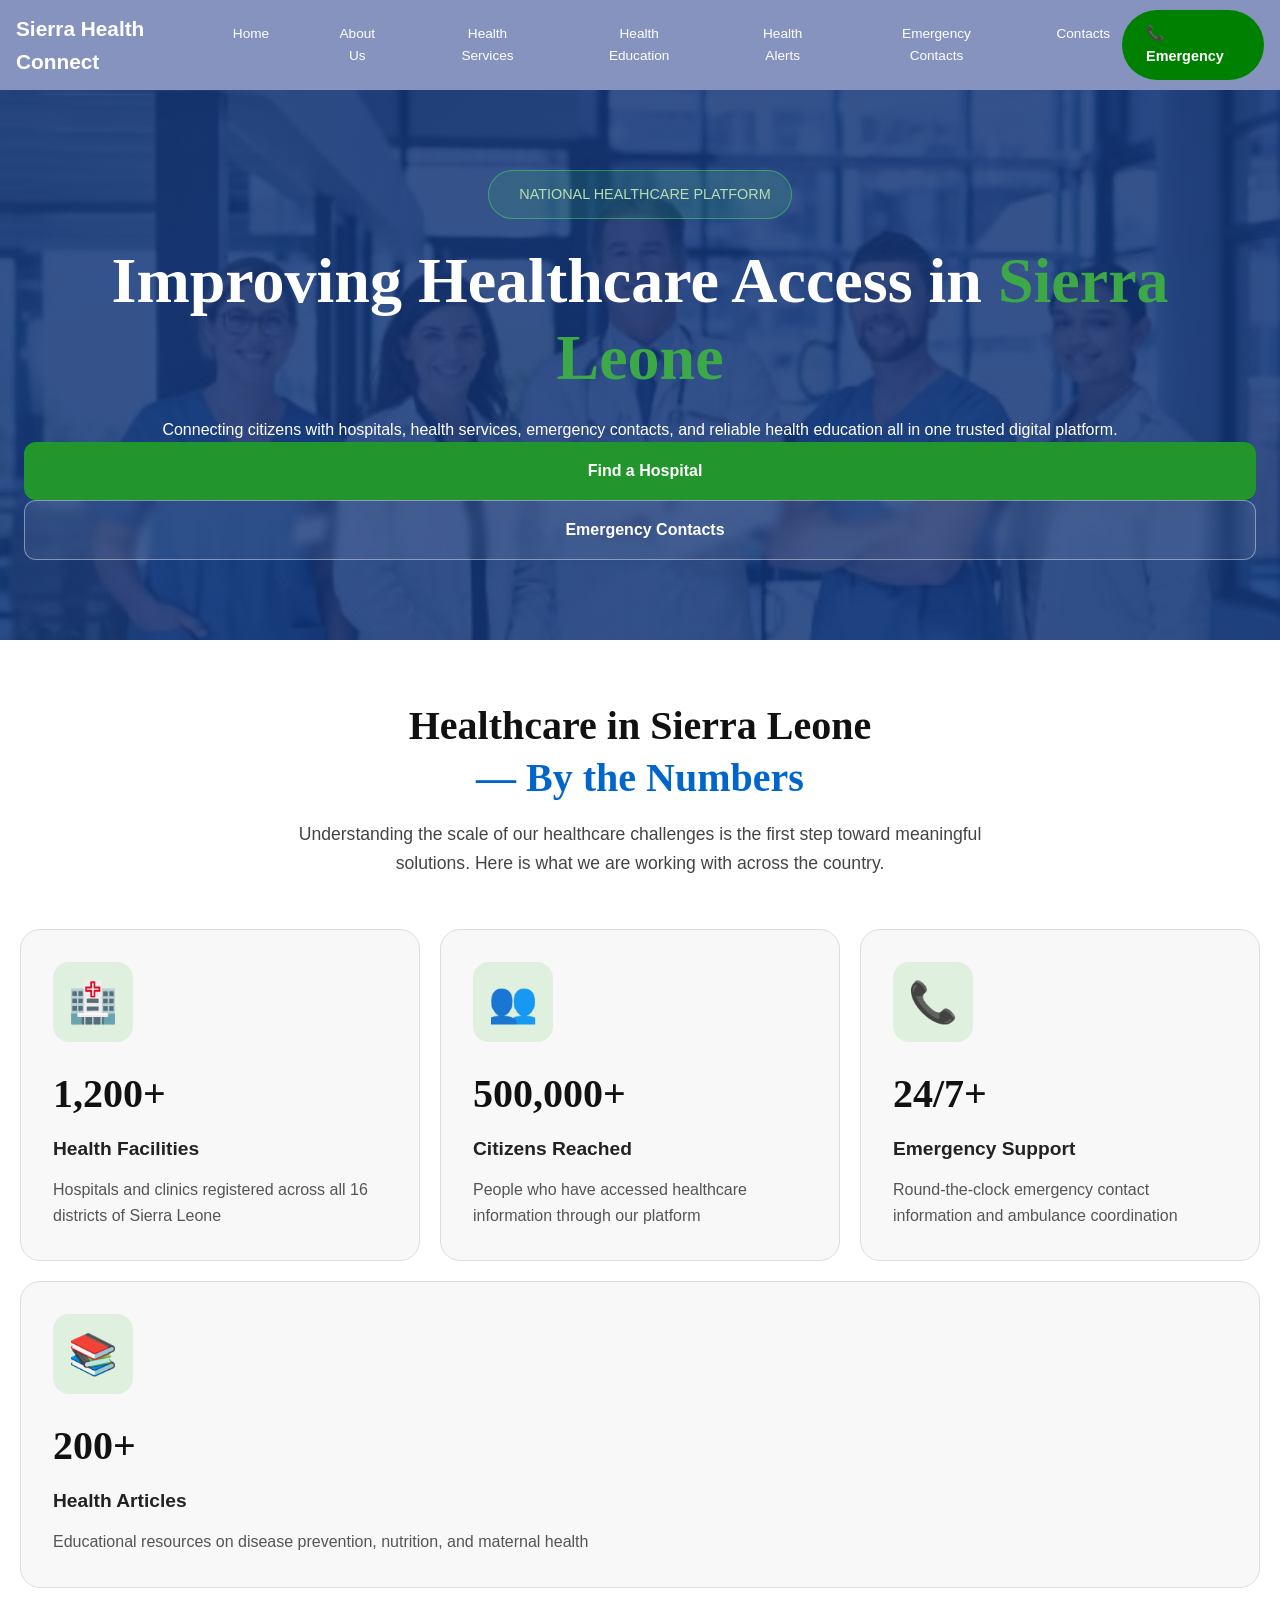
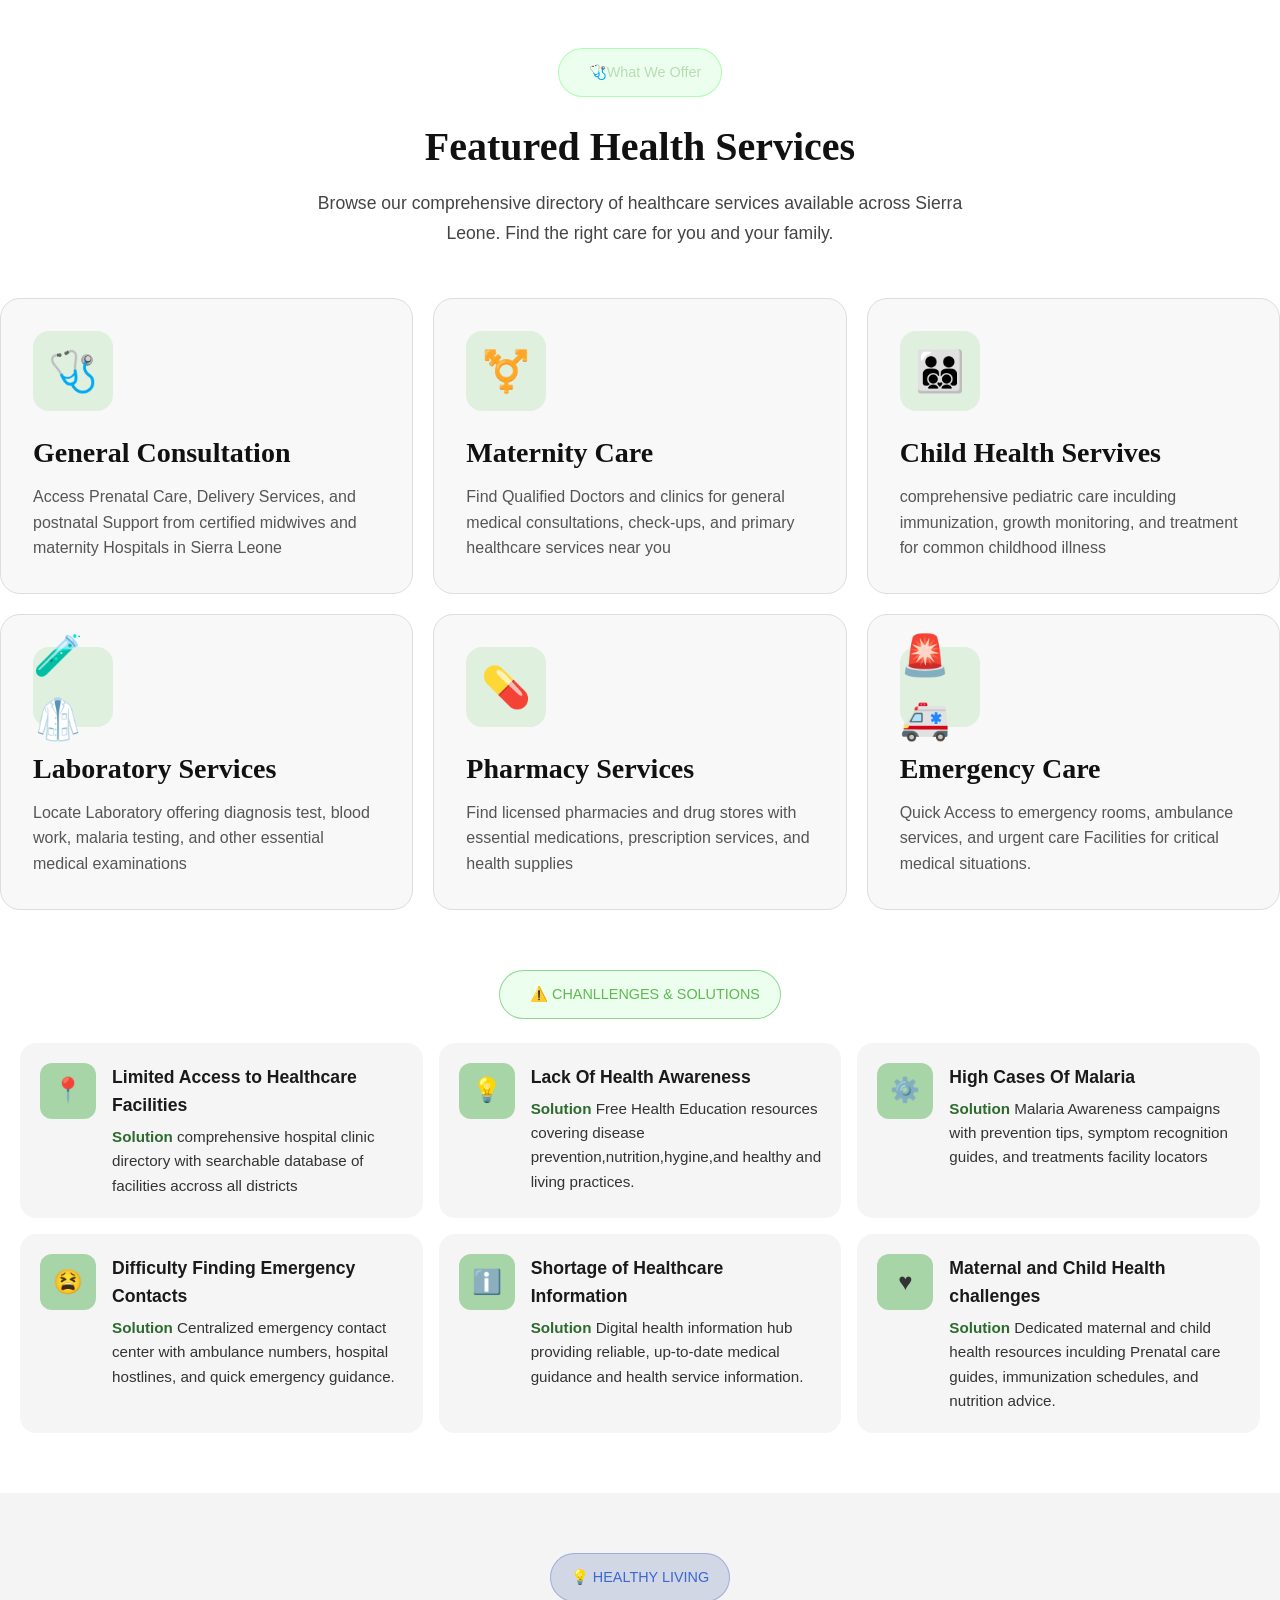
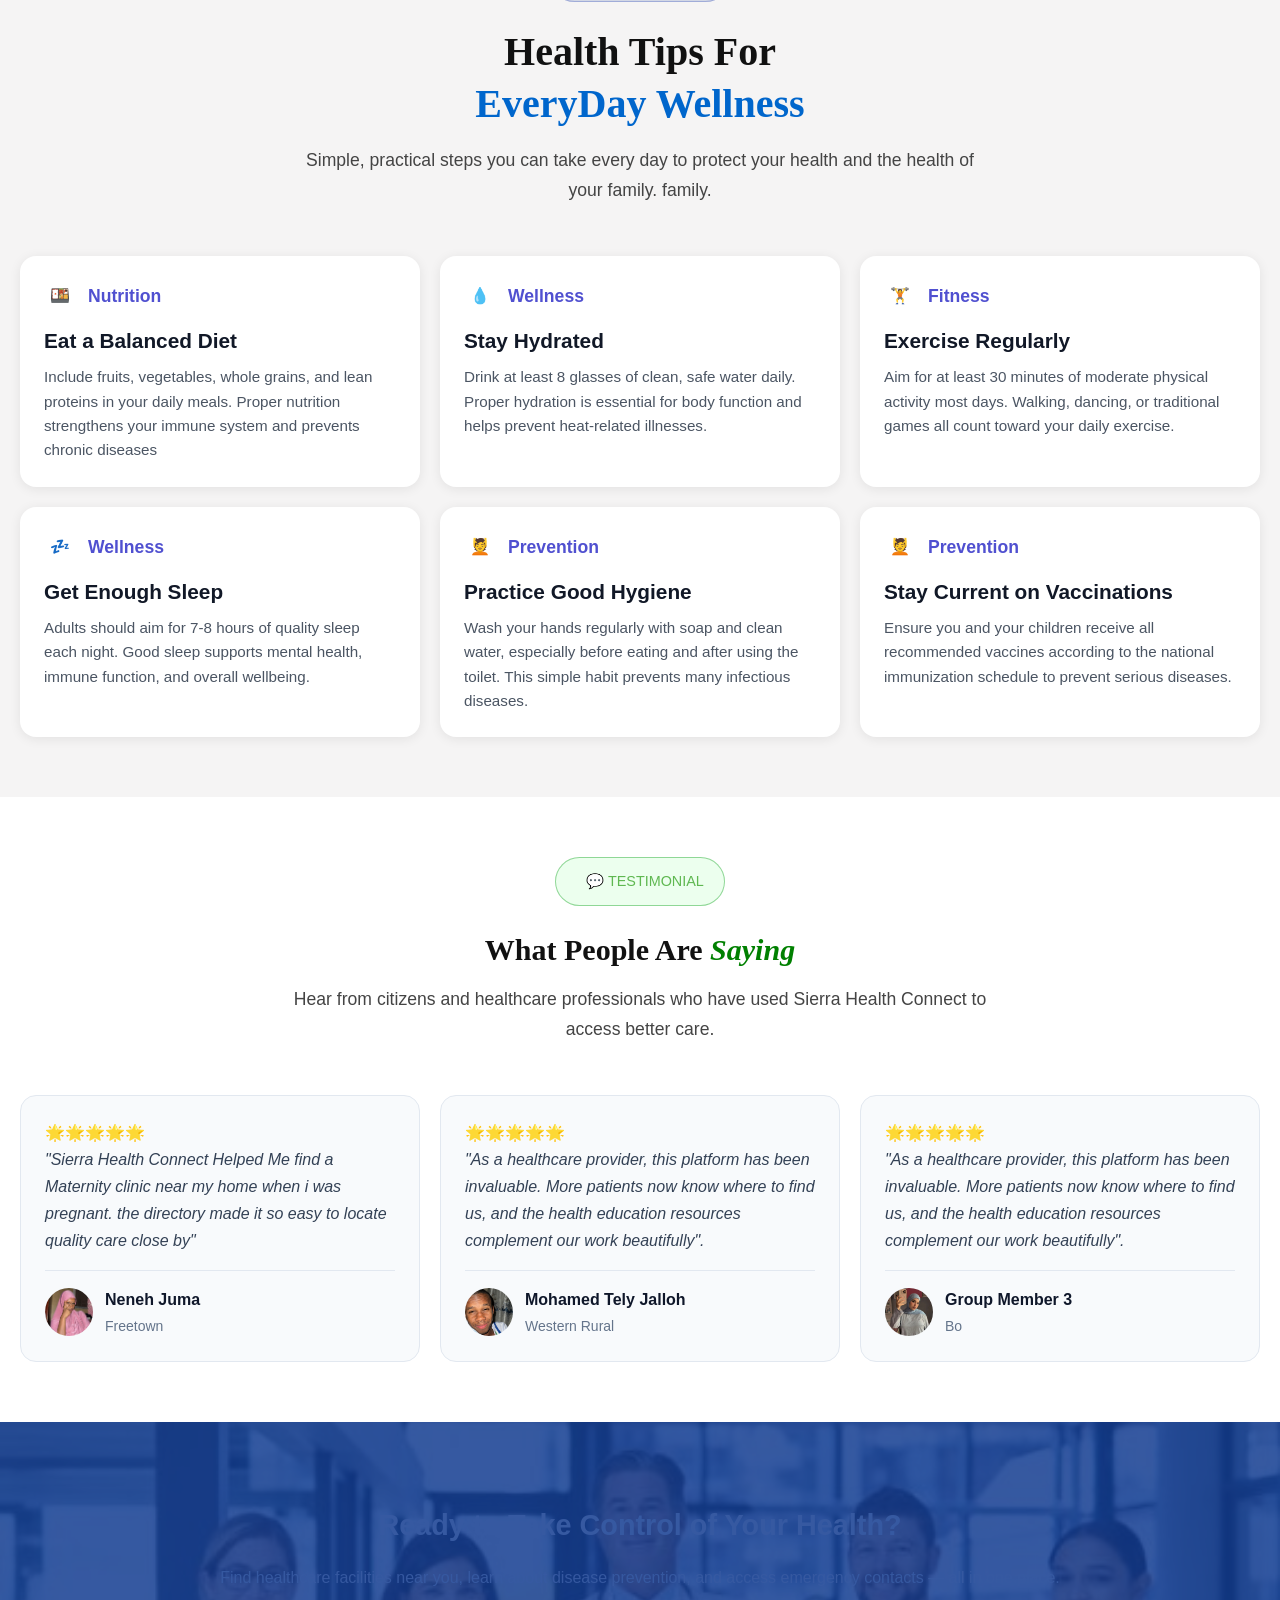
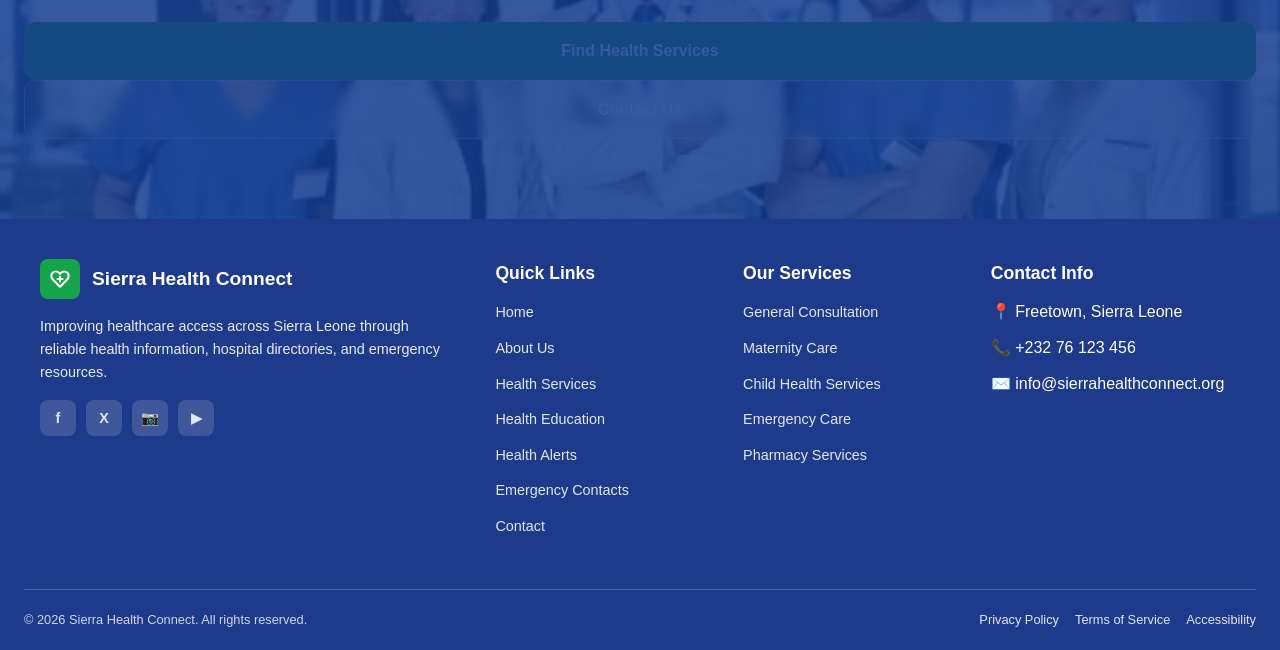
<file: index.html>
<!doctype html>
<html lang="en">
  <head>
    <meta charset="UTF-8" />
    <meta name="viewport" content="width=device-width, initial-scale=1.0" />
    <title>Health Services</title>
    <link rel="stylesheet" href="./css/main.css" />
  </head>
  <body>
    <header>
      <a class="logo" href="./index.html">Sierra Health Connect</a>
      <input type="checkbox" id="menu-toggle" class="menu-toggle" />
      <label for="menu-toggle" class="hamburger">
        <span></span>
        <span></span>
        <span></span>
      </label>
      <ul>
        <li><a href="./index.html">Home</a></li>
        <li><a href="./about.html">About Us</a></li>
        <li><a href="./healthserices.html">Health Services</a></li>
        <li><a href="./health-education.html">Health Education</a></li>
        <li><a href="./health-alert.html">Health Alerts</a></li>
        <li><a href="./emergency.html">Emergency Contacts</a></li>
        <li><a href="./contact.html">Contacts</a></li>
      </ul>
      <a href="./emergency.html" class="let-talk">📞 Emergency</a>
    </header>

    <!-- HERO SECTION -->
    <section class="hero">
      <div class="Overlay"></div>

      <div class="content">
        <div class="badge">
          <i class="fa-regular fa-heart"></i>
          NATIONAL HEALTHCARE PLATFORM
        </div>

        <h1>
          Improving Healthcare Access in
          <span>Sierra Leone</span>
        </h1>

        <p>
          Connecting citizens with hospitals, health services, emergency
          contacts, and reliable health education all in one trusted digital
          platform.
        </p>

        <a href="#" class="btn btn-primary">
          <i class="🔍"></i>
          Find a Hospital
        </a>

        <a href="#" class="btn btn-secondary">
          <i class="📞"></i>
          Emergency Contacts
        </a>
      </div>
    </section>

    <!--ABOUT SECTION-->
    <section class="About">
      <div class="section-header">
        <h2>
          Healthcare in Sierra Leone
          <span>— By the Numbers</span>
        </h2>

        <p>
          Understanding the scale of our healthcare challenges is the first step
          toward meaningful solutions. Here is what we are working with across
          the country.
        </p>
      </div>

      <div class="stat-card-all">
        <div class="stat-card">
        <div class="icon-box">🏥</div>

        <h3>1,200+</h3>

        <h4>Health Facilities</h4>

        <p>
          Hospitals and clinics registered across all 16 districts of Sierra
          Leone
        </p>
      </div>

      <div class="stat-card">
        <div class="icon-box">👥</div>

        <h3>500,000+</h3>

        <h4>Citizens Reached</h4>

        <p>
          People who have accessed healthcare information through our platform
        </p>
      </div>

      <div class="stat-card">
        <div class="icon-box">📞</div>

        <h3>24/7+</h3>

        <h4>Emergency Support</h4>

        <p>
          Round-the-clock emergency contact information and ambulance
          coordination
        </p>
      </div>

      <div class="stat-card">
        <div class="icon-box">📚</div>

        <h3>200+</h3>

        <h4>Health Articles</h4>

        <p>
          Educational resources on disease prevention, nutrition, and maternal
          health
        </p>
      </div>
    </div>
  </section>

    <!-- HEALTH SERVICES SECTION -->
    <section class="health-services">
      <div class="badge2">
        <i class="fa-regular fa-heart-2"></i>
        🩺What We Offer
      </div>

      <div class="section-header">
        <h2>Featured Health Services</h2>

        <p>
          Browse our comprehensive directory of healthcare services available
          across Sierra Leone. Find the right care for you and your family.
        </p>
      </div>

      <div class="stat-card-all">
        <div class="stat-card">
        <div class="icon-box">🩺</div>

        <h3 style="font-size: 28px">General Consultation</h3>

        <p>
          Access Prenatal Care, Delivery Services, and postnatal Support from
          certified midwives and maternity Hospitals in Sierra Leone
        </p>
      </div>

      <div class="stat-card">
        <div class="icon-box">⚧️</div>

        <h3 style="font-size: 28px">Maternity Care</h3>

        <p>
          Find Qualified Doctors and clinics for general medical consultations,
          check-ups, and primary healthcare services near you
        </p>
      </div>

      <div class="stat-card">
        <div class="icon-box">🧑‍🧑‍🧒‍🧒</div>

        <h3 style="font-size: 28px">Child Health Servives</h3>

        <p>
          comprehensive pediatric care inculding immunization, growth
          monitoring, and treatment for common childhood illness
        </p>
      </div>

      <div class="stat-card">
        <div class="icon-box">🧪🥼</div>

        <h3 style="font-size: 28px">Laboratory Services</h3>

        <p>
          Locate Laboratory offering diagnosis test, blood work, malaria
          testing, and other essential medical examinations
        </p>
      </div>

      <div class="stat-card">
        <div class="icon-box">💊</div>

        <h3 style="font-size: 28px">Pharmacy Services</h3>

        <p>
          Find licensed pharmacies and drug stores with essential medications,
          prescription services, and health supplies
        </p>
      </div>

      <div class="stat-card">
        <div class="icon-box">🚨🚑</div>

        <h3 style="font-size: 28px">Emergency Care</h3>

        <p>
          Quick Access to emergency rooms, ambulance services, and urgent care
          Facilities for critical medical situations.
        </p>
      </div>
      </div>
    </section>

    <!-- HEALTH EDUCATION SECTION -->
    <section class="health-education">
      <div class="badge3">
        <i class="fa-regular fa-heart-2"></i>
        ⚠️ CHANLLENGES & SOLUTIONS
      </div>
        <div class="all-divs-health-education">
          <div class="health-card">
        <div class="icon">📍</div>

        <div class="health-info">
          <h3>Limited Access to Healthcare Facilities</h3>
          <p>
            <span class="health-label">Solution</span> comprehensive hospital
            clinic directory with searchable database of facilities accross all
            districts
          </p>
        </div>
      </div>

      <div class="health-card">
        <div class="icon">💡</div>

        <div class="health-info">
          <h3>Lack Of Health Awareness</h3>
          <p>
            <span class="health-label">Solution</span> Free Health Education
            resources covering disease prevention,nutrition,hygine,and healthy
            and living practices.
          </p>
        </div>
      </div>

      <div class="health-card">
        <div class="icon">⚙️</div>

        <div class="health-info">
          <h3>High Cases Of Malaria</h3>
          <p>
            <span class="health-label">Solution</span> Malaria Awareness
            campaigns with prevention tips, symptom recognition guides, and
            treatments facility locators
          </p>
        </div>
      </div>

      <div class="health-card">
        <div class="icon">😫</div>

        <div class="health-info">
          <h3>Difficulty Finding Emergency Contacts</h3>
          <p>
            <span class="health-label">Solution</span> Centralized emergency
            contact center with ambulance numbers, hospital hostlines, and quick
            emergency guidance.
          </p>
        </div>
      </div>

      <div class="health-card">
        <div class="icon">ℹ️</div>

        <div class="health-info">
          <h3>Shortage of Healthcare Information</h3>
          <p>
            <span class="health-label">Solution</span> Digital health
            information hub providing reliable, up-to-date medical guidance and
            health service information.
          </p>
        </div>
      </div>

      <div class="health-card">
        <div class="icon">♥️</div>

        <div class="health-info">
          <h3>Maternal and Child Health challenges</h3>
          <p>
            <span class="health-label">Solution</span> Dedicated maternal and
            child health resources inculding Prenatal care guides, immunization
            schedules, and nutrition advice.
          </p>
        </div>
      </div>

      
        </div>
    </section>

    <!-- HEALTH ALERT SECTION -->
    <section class="health-alert">
      <div class="badge4">
        💡 HEALTHY LIVING
      </div>

      <div class="section-header">
        <h2>Health Tips For <span>EveryDay Wellness</span></h2>

        <p>
          Simple, practical steps you can take every day to protect your health
          and the health of your family. family.
        </p>
      </div>

      <div class="all-divs-health-alert">
         <div class="nutrition-card">
        <div class="card-header">
          <div class="nutri-icon">🍱</div>
          <span class="category" style="color: rgb(80, 80, 208)"
            >Nutrition</span
          >
        </div>

        <h3>Eat a Balanced Diet</h3>
        <p>
          Include fruits, vegetables, whole grains, and lean proteins in your
          daily meals. Proper nutrition strengthens your immune system and
          prevents chronic diseases
        </p>
      </div>

      <div class="nutrition-card">
        <div class="card-header">
          <div class="nutri-icon">💧</div>
          <span class="category" style="color: rgb(80, 80, 208)">Wellness</span>
        </div>

        <h3>Stay Hydrated</h3>
        <p>
          Drink at least 8 glasses of clean, safe water daily. Proper hydration
          is essential for body function and helps prevent heat-related
          illnesses.
        </p>
      </div>

      <div class="nutrition-card">
        <div class="card-header">
          <div class="nutri-icon">🏋️</div>
          <span class="category" style="color: rgb(80, 80, 208)">Fitness</span>
        </div>

        <h3>Exercise Regularly</h3>
        <p>
          Aim for at least 30 minutes of moderate physical activity most days.
          Walking, dancing, or traditional games all count toward your daily
          exercise.
        </p>
      </div>

      <div class="nutrition-card">
        <div class="card-header">
          <div class="nutri-icon">💤</div>
          <span class="category" style="color: rgb(80, 80, 208)">Wellness</span>
        </div>

        <h3>Get Enough Sleep</h3>
        <p>
          Adults should aim for 7-8 hours of quality sleep each night. Good
          sleep supports mental health, immune function, and overall wellbeing.
        </p>
      </div>

      <div class="nutrition-card">
        <div class="card-header">
          <div class="nutri-icon">💆</div>
          <span class="category" style="color: rgb(80, 80, 208)"
            >Prevention</span
          >
        </div>

        <h3>Practice Good Hygiene</h3>
        <p>
          Wash your hands regularly with soap and clean water, especially before
          eating and after using the toilet. This simple habit prevents many
          infectious diseases.
        </p>
      </div>

      <div class="nutrition-card">
        <div class="card-header">
          <div class="nutri-icon">💆</div>
          <span class="category" style="color: rgb(80, 80, 208)"
            >Prevention</span
          >
        </div>

        <h3>Stay Current on Vaccinations</h3>
        <p>
          Ensure you and your children receive all recommended vaccines
          according to the national immunization schedule to prevent serious
          diseases.
        </p>
      </div>
      </div>
    </section>

    <!-- TESTIMONIAL SECTION -->
    <section class="testimonial">
      <div class="badge5">
        <i class="fa-regular fa-heart-2"></i>
        💬 TESTIMONIAL
      </div>

      <div class="section-header">
        <h2 style="font-size: 30px">
          What People Are <i style="color: green">Saying</i>
        </h2>

        <p>
          Hear from citizens and healthcare professionals who have used Sierra
          Health Connect to access better care.
        </p>
      </div>

      <div class="all">
        <div class="testimonial-card">
        <div class="stars">🌟🌟🌟🌟🌟</div>

        <blockquote>
          "Sierra Health Connect Helped Me find a Maternity clinic near my home
          when i was pregnant. the directory made it so easy to locate quality
          care close by"
        </blockquote>

        <div class="author">
          <img src="./images//PHOTO-2026-06-10-15-06-52.jpg" alt="Neneh Juma" />
          <div class="author-info">
            <h4>Neneh Juma</h4>
            <p>Freetown</p>
          </div>
        </div>
      </div>

      <div class="testimonial-card">
        <div class="stars">🌟🌟🌟🌟🌟</div>

        <blockquote>
          "As a healthcare provider, this platform has been invaluable. More
          patients now know where to find us, and the health education resources
          complement our work beautifully".
        </blockquote>

        <div class="author">
          <img src="./images/PHOTO-2026-02-04-23-52-27.jpg" alt="Tely Jalloh" />
          <div class="author-info">
            <h4>Mohamed Tely Jalloh</h4>
            <p>Western Rural</p>
          </div>
        </div>
      </div>

      <div class="testimonial-card">
        <div class="stars">🌟🌟🌟🌟🌟</div>

        <blockquote>
          "As a healthcare provider, this platform has been invaluable. More
          patients now know where to find us, and the health education resources
          complement our work beautifully".
        </blockquote>

        <div class="author">
          <img src="./images/PHOTO-2026-06-10-15-07-59.jpg" alt="Unknown" />
          <div class="author-info">
            <h4>Group Member 3</h4>
            <p>Bo</p>
          </div>
        </div>
      </div>
      </div>
    </section>

    <!-- EMERGENCY CONTACTS -->
    <section class="emergency-contacts">
      <div class="overlay"></div>

      <div class="content">
        <h2>Ready to Take Control of Your Health?</h2>
        <p>
          Find healthcare facilities near you, learn about disease prevention,
          and access emergency contacts — all in one place.
        </p>

        <div class="buttons">
          <a href="#" class="btn btn-primary">Find Health Services</a>
          <a href="#" class="btn btn-secondary">Contact Us</a>
        </div>
      </div>
    </section>

    <!-- FOOTER SECTION -->
   <footer class="footer">
      <div class="footer-grid">
        <!-- Col 1: Brand -->
        <div class="footer-col">
          <div class="brand">
            <div class="logo-box">
              <svg
                xmlns="http://www.w3.org/2000/svg"
                width="20"
                height="20"
                viewBox="0 0 24 24"
                fill="none"
                stroke="white"
                stroke-width="2.5"
                stroke-linecap="round"
                stroke-linejoin="round"
              >
                <path
                  d="M20.84 4.61a5.5 5.5 0 0 0-7.78 0L12 5.67l-1.06-1.06a5.5 5.5 0 0 0-7.78 7.78l1.06 1.06L12 21.23l7.78-7.78 1.06-1.06a5.5 5.5 0 0 0 0-7.78z"
                />
                <path d="M9 12h6M12 9v6" />
              </svg>
            </div>
            <h3>Sierra Health Connect</h3>
          </div>

          <p class="tagline">
            Improving healthcare access across Sierra Leone through reliable
            health information, hospital directories, and emergency resources.
          </p>

          <div class="socials">
            <a href="#" aria-label="Facebook">f</a>
            <a href="#" aria-label="X">X</a>
            <a href="#" aria-label="Instagram">📷</a>
            <a href="#" aria-label="YouTube">▶</a>
          </div>
        </div>

        <!-- Col 2: Quick Links -->
        <div class="footer-col">
          <h4>Quick Links</h4>
          <ul>
            <li><a href="#">Home</a></li>
            <li><a href="#">About Us</a></li>
            <li><a href="#">Health Services</a></li>
            <li><a href="#">Health Education</a></li>
            <li><a href="#">Health Alerts</a></li>
            <li><a href="#">Emergency Contacts</a></li>
            <li><a href="#">Contact</a></li>
          </ul>
        </div>

        <!-- Col 3: Services -->
        <div class="footer-col">
          <h4>Our Services</h4>
          <ul>
            <li><a href="#">General Consultation</a></li>
            <li><a href="#">Maternity Care</a></li>
            <li><a href="#">Child Health Services</a></li>
            <li><a href="#">Emergency Care</a></li>
            <li><a href="#">Pharmacy Services</a></li>
          </ul>
        </div>

        <!-- Col 4: Contact -->
        <div class="footer-col">
          <h4>Contact Info</h4>
          <ul class="contact-list">
            <li>📍 Freetown, Sierra Leone</li>
            <li>📞 +232 76 123 456</li>
            <li>✉️ info@sierrahealthconnect.org</li>
          </ul>
        </div>
      </div>

      <!-- Bottom bar -->
      <div class="footer-bottom">
        <p>© 2026 Sierra Health Connect. All rights reserved.</p>
        <div class="footer-links">
          <a href="#">Privacy Policy</a>
          <a href="#">Terms of Service</a>
          <a href="#">Accessibility</a>
        </div>
      </div>
    </footer> 
  </body>
</html>
</file>
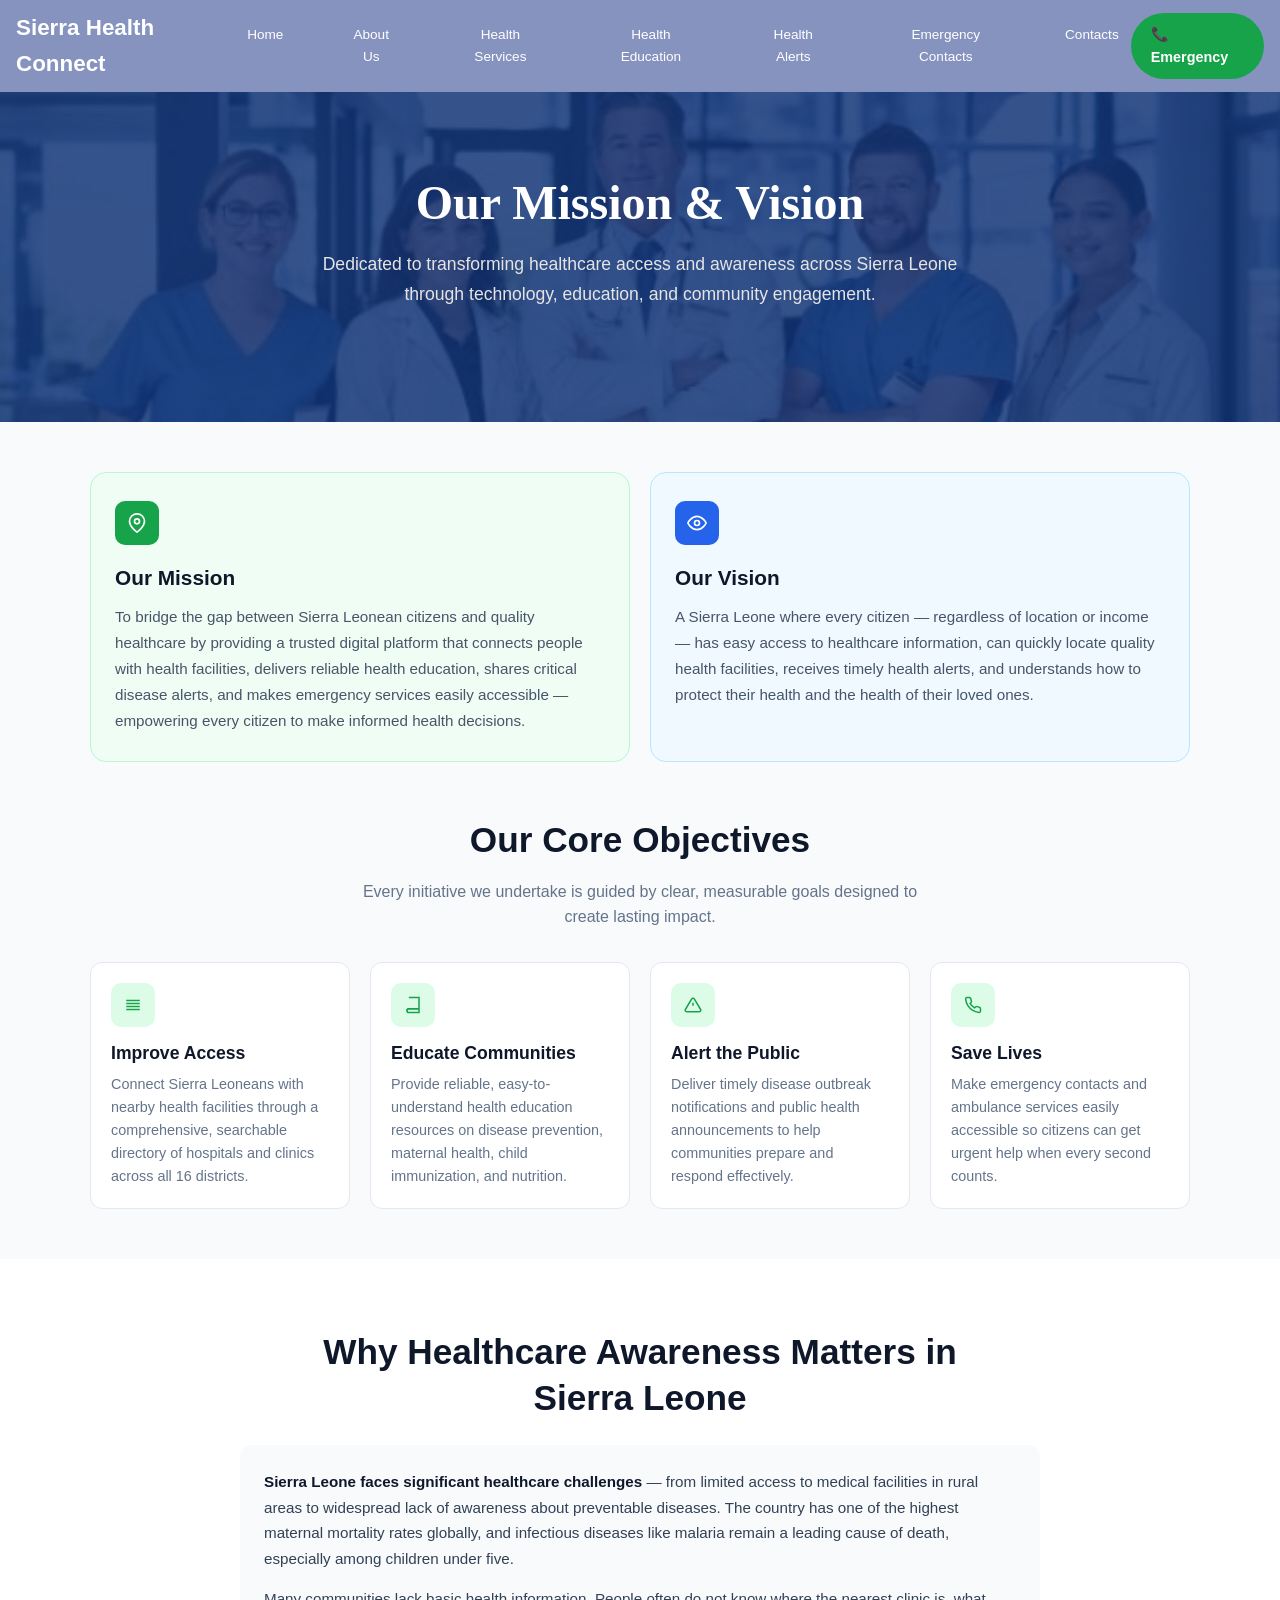
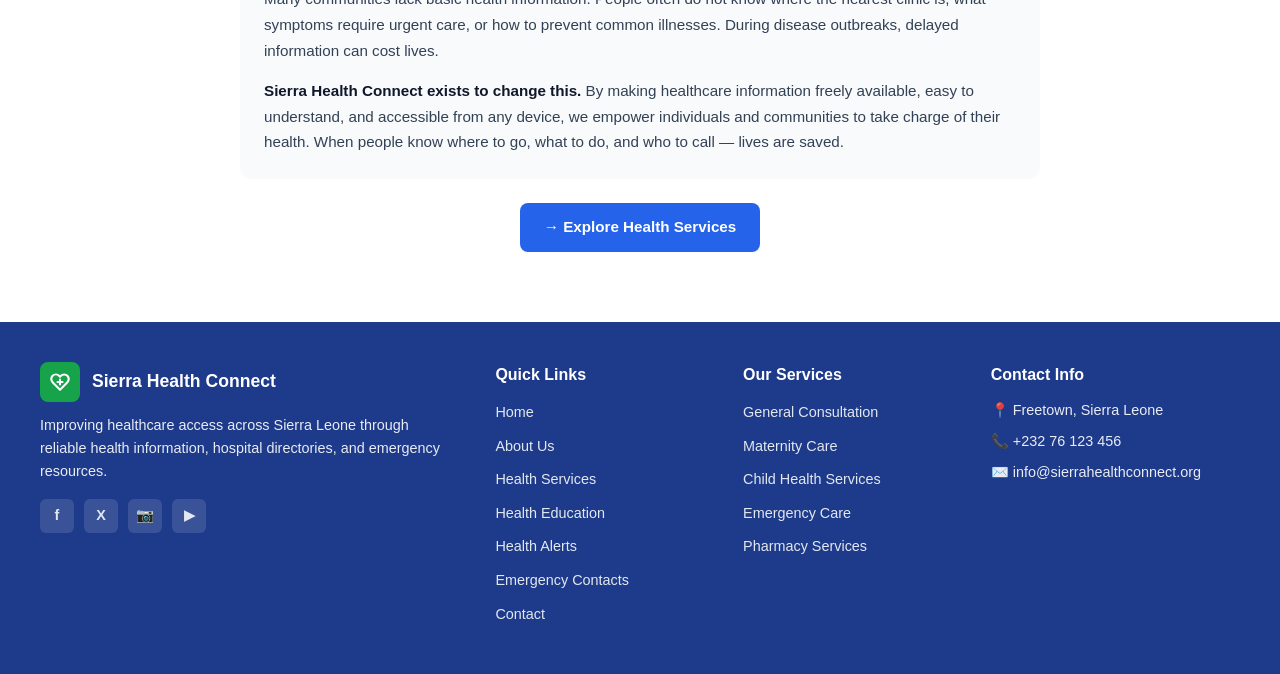
<file: about.html>
<!doctype html>
<html lang="en">
  <head>
    <meta charset="UTF-8" />
    <meta name="viewport" content="width=device-width, initial-scale=1.0" />
    <title>Health Services</title>
    <link rel="stylesheet" href="./css/about.css" />
  </head>
  <body>
    <header>
      <a class="logo" href="./index.html">Sierra Health Connect</a>
      <input type="checkbox" id="menu-toggle" class="menu-toggle" />
      <label for="menu-toggle" class="hamburger">
        <span></span>
        <span></span>
        <span></span>
      </label>
      <ul>
        <li><a href="./index.html">Home</a></li>
        <li><a href="./about.html">About Us</a></li>
        <li><a href="./healthserices.html">Health Services</a></li>
        <li><a href="./health-education.html">Health Education</a></li>
        <li><a href="./health-alert.html">Health Alerts</a></li>
        <li><a href="./emergency.html">Emergency Contacts</a></li>
        <li><a href="./contact.html">Contacts</a></li>
      </ul>
      <a href="./emergency.html" class="let-talk">📞 Emergency</a>
    </header>

    <!-- HERO SECTION -->
    <section class="hero">
      <div class="Overlay"></div>

      <div class="content">
        <h1>Our Mission & Vision</h1>
        <p>
          Dedicated to transforming healthcare access and awareness across
          Sierra Leone <br />through technology, education, and community
          engagement.
        </p>
      </div>
    </section>

    <section class="about-section">
      <!-- Section 1: Mission & Vision -->
      <div class="mv-grid">
        <div class="mv-card mission">
          <div class="icon-box green">
            <svg
              width="20"
              height="20"
              viewBox="0 0 24 24"
              fill="none"
              stroke="currentColor"
              stroke-width="2"
            >
              <path d="M21 10c0 7-9 13-9 13s-9-6-9-13a9 9 0 0 1 18 0z" />
              <circle cx="12" cy="10" r="3" />
            </svg>
          </div>
          <h3>Our Mission</h3>
          <p>
            To bridge the gap between Sierra Leonean citizens and quality
            healthcare by providing a trusted digital platform that connects
            people with health facilities, delivers reliable health education,
            shares critical disease alerts, and makes emergency services easily
            accessible — empowering every citizen to make informed health
            decisions.
          </p>
        </div>

        <div class="mv-card vision">
          <div class="icon-box blue">
            <svg
              width="20"
              height="20"
              viewBox="0 0 24 24"
              fill="none"
              stroke="currentColor"
              stroke-width="2"
            >
              <path d="M1 12s4-8 11-8 11 8 11 8-4 8-11 8-11-8-11-8z" />
              <circle cx="12" cy="12" r="3" />
            </svg>
          </div>
          <h3>Our Vision</h3>
          <p>
            A Sierra Leone where every citizen — regardless of location or
            income — has easy access to healthcare information, can quickly
            locate quality health facilities, receives timely health alerts, and
            understands how to protect their health and the health of their
            loved ones.
          </p>
        </div>
      </div>

      <!-- Section 2: Core Objectives -->
      <div class="objectives">
        <div class="section-header">
          <h2>Our Core Objectives</h2>
          <p>
            Every initiative we undertake is guided by clear, measurable goals
            designed to create lasting impact.
          </p>
        </div>

        <div class="obj-grid">
          <div class="obj-card">
            <div class="icon-box green-light">
              <svg
                width="18"
                height="18"
                viewBox="0 0 24 24"
                fill="none"
                stroke="currentColor"
                stroke-width="2"
              >
                <path d="M21 10H3M21 6H3M21 14H3M21 18H3" />
              </svg>
            </div>
            <h4>Improve Access</h4>
            <p>
              Connect Sierra Leoneans with nearby health facilities through a
              comprehensive, searchable directory of hospitals and clinics
              across all 16 districts.
            </p>
          </div>

          <div class="obj-card">
            <div class="icon-box green-light">
              <svg
                width="18"
                height="18"
                viewBox="0 0 24 24"
                fill="none"
                stroke="currentColor"
                stroke-width="2"
              >
                <path d="M4 19.5A2.5 2.5 0 0 1 6.5 17H20" />
                <path d="M6.5 2H20v20H6.5a2.5 2.5 0 0 1 0-5H20" />
              </svg>
            </div>
            <h4>Educate Communities</h4>
            <p>
              Provide reliable, easy-to-understand health education resources on
              disease prevention, maternal health, child immunization, and
              nutrition.
            </p>
          </div>

          <div class="obj-card">
            <div class="icon-box green-light">
              <svg
                width="18"
                height="18"
                viewBox="0 0 24 24"
                fill="none"
                stroke="currentColor"
                stroke-width="2"
              >
                <path
                  d="M10.29 3.86L1.82 18a2 2 0 0 0 1.71 3h16.94a2 2 0 0 0 1.71-3L13.71 3.86a2 2 0 0 0-3.42 0z"
                />
                <line x1="12" y1="9" x2="12" y2="13" />
                <line x1="12" y1="17" x2="12.01" y2="17" />
              </svg>
            </div>
            <h4>Alert the Public</h4>
            <p>
              Deliver timely disease outbreak notifications and public health
              announcements to help communities prepare and respond effectively.
            </p>
          </div>

          <div class="obj-card">
            <div class="icon-box green-light">
              <svg
                width="18"
                height="18"
                viewBox="0 0 24 24"
                fill="none"
                stroke="currentColor"
                stroke-width="2"
              >
                <path
                  d="M22 16.92v3a2 2 0 0 1-2.18 2 19.79 19.79 0 0 1-8.63-3.07 19.5 19.5 0 0 1-6-6 19.79 19.79 0 0 1-3.07-8.67A2 2 0 0 1 4.11 2h3a2 2 0 0 1 2 1.72 12.84 12.84 0 0 0 .7 2.81 2 2 0 0 1-.45 2.11L8.09 9.91a16 16 0 0 0 6 6l1.27-1.27a2 2 0 0 1 2.11-.45 12.84 12.84 0 0 0 2.81.7A2 2 0 0 1 22 16.92z"
                />
              </svg>
            </div>
            <h4>Save Lives</h4>
            <p>
              Make emergency contacts and ambulance services easily accessible
              so citizens can get urgent help when every second counts.
            </p>
          </div>
        </div>
      </div>
    </section>

    <!-- Section 1: Why Healthcare Awareness Matters -->
    <section class="awareness-section">
      <h2>Why Healthcare Awareness Matters in Sierra Leone</h2>

      <div class="content-box">
        <p>
          <strong>Sierra Leone faces significant healthcare challenges</strong>
          — from limited access to medical facilities in rural areas to
          widespread lack of awareness about preventable diseases. The country
          has one of the highest maternal mortality rates globally, and
          infectious diseases like malaria remain a leading cause of death,
          especially among children under five.
        </p>

        <p>
          Many communities lack basic health information. People often do not
          know where the nearest clinic is, what symptoms require urgent care,
          or how to prevent common illnesses. During disease outbreaks, delayed
          information can cost lives.
        </p>

        <p>
          <strong>Sierra Health Connect exists to change this.</strong> By
          making healthcare information freely available, easy to understand,
          and accessible from any device, we empower individuals and communities
          to take charge of their health. When people know where to go, what to
          do, and who to call — lives are saved.
        </p>
      </div>

      <div class="cta-wrap">
        <a href="./healthserices.html" class="btn-explore"
          >→ Explore Health Services</a
        >
      </div>
    </section>

    <!-- Section 2: Footer -->
    <footer class="footer">
      <div class="footer-grid">
        <!-- Col 1: Brand -->
        <div class="footer-col">
          <div class="brand">
            <div class="logo-box">
              <svg
                xmlns="http://www.w3.org/2000/svg"
                width="20"
                height="20"
                viewBox="0 0 24 24"
                fill="none"
                stroke="white"
                stroke-width="2.5"
                stroke-linecap="round"
                stroke-linejoin="round"
              >
                <path
                  d="M20.84 4.61a5.5 5.5 0 0 0-7.78 0L12 5.67l-1.06-1.06a5.5 5.5 0 0 0-7.78 7.78l1.06 1.06L12 21.23l7.78-7.78 1.06-1.06a5.5 5.5 0 0 0 0-7.78z"
                />
                <path d="M9 12h6M12 9v6" />
              </svg>
            </div>
            <h3>Sierra Health Connect</h3>
          </div>

          <p class="tagline">
            Improving healthcare access across Sierra Leone through reliable
            health information, hospital directories, and emergency resources.
          </p>

          <div class="socials">
            <a href="#" aria-label="Facebook">f</a>
            <a href="#" aria-label="X">X</a>
            <a href="#" aria-label="Instagram">📷</a>
            <a href="#" aria-label="YouTube">▶</a>
          </div>
        </div>

        <!-- Col 2: Quick Links -->
        <div class="footer-col">
          <h4>Quick Links</h4>
          <ul>
            <li><a href="#">Home</a></li>
            <li><a href="#">About Us</a></li>
            <li><a href="#">Health Services</a></li>
            <li><a href="#">Health Education</a></li>
            <li><a href="#">Health Alerts</a></li>
            <li><a href="#">Emergency Contacts</a></li>
            <li><a href="#">Contact</a></li>
          </ul>
        </div>

        <!-- Col 3: Services -->
        <div class="footer-col">
          <h4>Our Services</h4>
          <ul>
            <li><a href="#">General Consultation</a></li>
            <li><a href="#">Maternity Care</a></li>
            <li><a href="#">Child Health Services</a></li>
            <li><a href="#">Emergency Care</a></li>
            <li><a href="#">Pharmacy Services</a></li>
          </ul>
        </div>

        <!-- Col 4: Contact -->
        <div class="footer-col">
          <h4>Contact Info</h4>
          <ul class="contact-list">
            <li>📍 Freetown, Sierra Leone</li>
            <li>📞 +232 76 123 456</li>
            <li>✉️ info@sierrahealthconnect.org</li>
          </ul>
        </div>
      </div>
    </footer>
  </body>
</html>
</file>
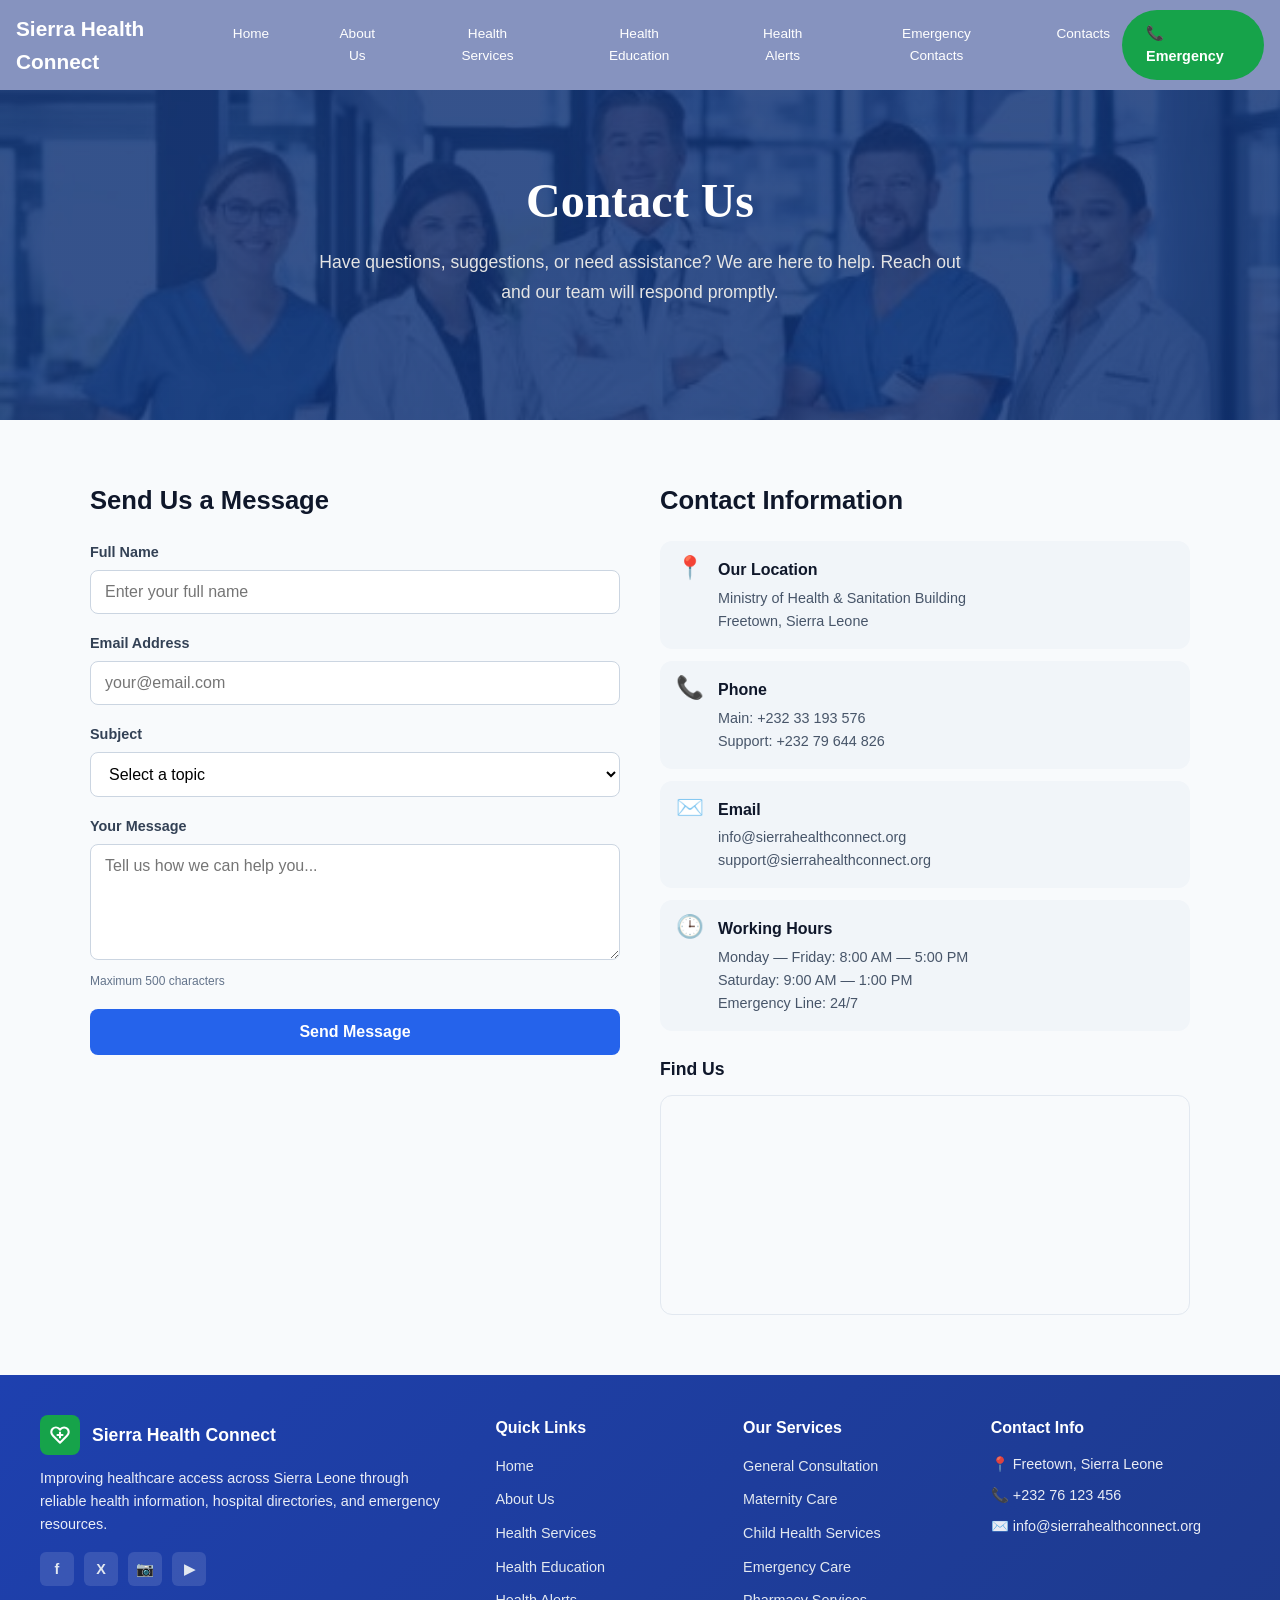
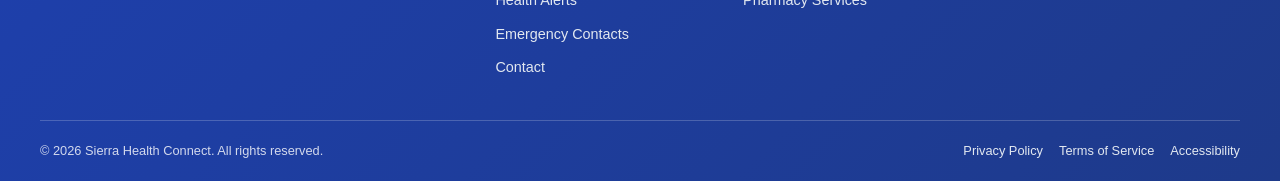
<file: contact.html>
<!doctype html>
<html lang="en">
  <head>
    <meta charset="UTF-8" />
    <meta name="viewport" content="width=device-width, initial-scale=1.0" />
    <title>Health Services</title>
    <link rel="stylesheet" href="./css/contact.css" />
  </head>
  <body>
    <header>
      <a class="logo" href="./index.html">Sierra Health Connect</a>
      <input type="checkbox" id="menu-toggle" class="menu-toggle" />
      <label for="menu-toggle" class="hamburger">
        <span></span>
        <span></span>
        <span></span>
      </label>
      <ul>
        <li><a href="./index.html">Home</a></li>
        <li><a href="./about.html">About Us</a></li>
        <li><a href="./healthserices.html">Health Services</a></li>
        <li><a href="./health-education.html">Health Education</a></li>
        <li><a href="./health-alert.html">Health Alerts</a></li>
        <li><a href="./emergency.html">Emergency Contacts</a></li>
        <li><a href="./contact.html">Contacts</a></li>
      </ul>
      <a href="./emergency.html" class="let-talk">📞 Emergency</a>
    </header>

    <!-- HERO SECTION -->
    <section class="hero">
      <div class="Overlay"></div>

      <div class="content">
        <h1>Contact Us</h1>
        <p>
          Have questions, suggestions, or need assistance? We are here to help.
          Reach out <br />
          and our team will respond promptly.
        </p>
      </div>
    </section>

    <section class="contact-section">
      <div class="contact-grid">
        <!-- Left: Form -->
        <div class="contact-form">
          <h2>Send Us a Message</h2>
          <form>
            <div class="form-group">
              <label for="name">Full Name</label>
              <input
                type="text"
                id="name"
                placeholder="Enter your full name"
                required
              />
            </div>

            <div class="form-group">
              <label for="email">Email Address</label>
              <input
                type="email"
                id="email"
                placeholder="your@email.com"
                required
              />
            </div>

            <div class="form-group">
              <label for="subject">Subject</label>
              <select id="subject" required>
                <option value="">Select a topic</option>
                <option>General Inquiry</option>
                <option>Health Services</option>
                <option>Emergency</option>
                <option>Feedback</option>
              </select>
            </div>

            <div class="form-group">
              <label for="message">Your Message</label>
              <textarea
                id="message"
                rows="5"
                placeholder="Tell us how we can help you..."
                maxlength="500"
                required
              ></textarea>
              <small>Maximum 500 characters</small>
            </div>

            <button type="submit" class="btn-send">Send Message</button>
          </form>
        </div>

        <!-- Right: Contact Info -->
        <div class="contact-info">
          <h2>Contact Information</h2>

          <div class="info-card">
            <div class="icon">📍</div>
            <div>
              <h4>Our Location</h4>
              <p>
                Ministry of Health & Sanitation Building<br />Freetown, Sierra
                Leone
              </p>
            </div>
          </div>

          <div class="info-card">
            <div class="icon">📞</div>
            <div>
              <h4>Phone</h4>
              <p>Main: +232 33 193 576<br />Support: +232 79 644 826</p>
            </div>
          </div>

          <div class="info-card">
            <div class="icon">✉️</div>
            <div>
              <h4>Email</h4>
              <p>
                info@sierrahealthconnect.org<br />support@sierrahealthconnect.org
              </p>
            </div>
          </div>

          <div class="info-card">
            <div class="icon">🕒</div>
            <div>
              <h4>Working Hours</h4>
              <p>
                Monday — Friday: 8:00 AM — 5:00 PM<br />Saturday: 9:00 AM — 1:00
                PM<br />Emergency Line: 24/7
              </p>
            </div>
          </div>

          <h3 class="map-title">Find Us</h3>
          <div class="map-box">
            <iframe
              src="https://www.google.com/maps/embed?pb=!1m18!1m12!1m3!1d3946.4925664806747!2d-13.241419424857327!3d8.45138569776276!2m3!1f0!2f0!3f0!3m2!1i1024!2i768!4f13.1!3m3!1m2!1s0xf04c33e92a1353f%3A0x41183ee9185406ee!2sLimkokwing%20University!5e0!3m2!1sen!2s!4v1781463826210!5m2!1sen!2s"
              width="600"
              height="700"
              style="border: 0"
              allowfullscreen=""
              loading="lazy"
              referrerpolicy="no-referrer-when-downgrade"
            >
            </iframe
            >"
          </div>
        </div>
      </div>
    </section>

    <footer class="footer">
      <div class="footer-grid">
        <!-- Col 1: Brand -->
        <div class="footer-col">
          <div class="brand">
            <div class="logo-box">
              <svg
                xmlns="http://www.w3.org/2000/svg"
                width="20"
                height="20"
                viewBox="0 0 24 24"
                fill="none"
                stroke="white"
                stroke-width="2.5"
                stroke-linecap="round"
                stroke-linejoin="round"
              >
                <path
                  d="M20.84 4.61a5.5 5.5 0 0 0-7.78 0L12 5.67l-1.06-1.06a5.5 5.5 0 0 0-7.78 7.78l1.06 1.06L12 21.23l7.78-7.78 1.06-1.06a5.5 5.5 0 0 0 0-7.78z"
                />
                <path d="M9 12h6M12 9v6" />
              </svg>
            </div>
            <h3>Sierra Health Connect</h3>
          </div>

          <p class="tagline">
            Improving healthcare access across Sierra Leone through reliable
            health information, hospital directories, and emergency resources.
          </p>

          <div class="socials">
            <a href="#" aria-label="Facebook">f</a>
            <a href="#" aria-label="X">X</a>
            <a href="#" aria-label="Instagram">📷</a>
            <a href="#" aria-label="YouTube">▶</a>
          </div>
        </div>

        <!-- Col 2: Quick Links -->
        <div class="footer-col">
          <h4>Quick Links</h4>
          <ul>
            <li><a href="#">Home</a></li>
            <li><a href="#">About Us</a></li>
            <li><a href="#">Health Services</a></li>
            <li><a href="#">Health Education</a></li>
            <li><a href="#">Health Alerts</a></li>
            <li><a href="#">Emergency Contacts</a></li>
            <li><a href="#">Contact</a></li>
          </ul>
        </div>

        <!-- Col 3: Services -->
        <div class="footer-col">
          <h4>Our Services</h4>
          <ul>
            <li><a href="#">General Consultation</a></li>
            <li><a href="#">Maternity Care</a></li>
            <li><a href="#">Child Health Services</a></li>
            <li><a href="#">Emergency Care</a></li>
            <li><a href="#">Pharmacy Services</a></li>
          </ul>
        </div>

        <!-- Col 4: Contact -->
        <div class="footer-col">
          <h4>Contact Info</h4>
          <ul class="contact-list">
            <li>📍 Freetown, Sierra Leone</li>
            <li>📞 +232 76 123 456</li>
            <li>✉️ info@sierrahealthconnect.org</li>
          </ul>
        </div>
      </div>

      <!-- Bottom bar -->
      <div class="footer-bottom">
        <p>© 2026 Sierra Health Connect. All rights reserved.</p>
        <div class="footer-links">
          <a href="#">Privacy Policy</a>
          <a href="#">Terms of Service</a>
          <a href="#">Accessibility</a>
        </div>
      </div>
    </footer>
  </body>
</html>
</file>
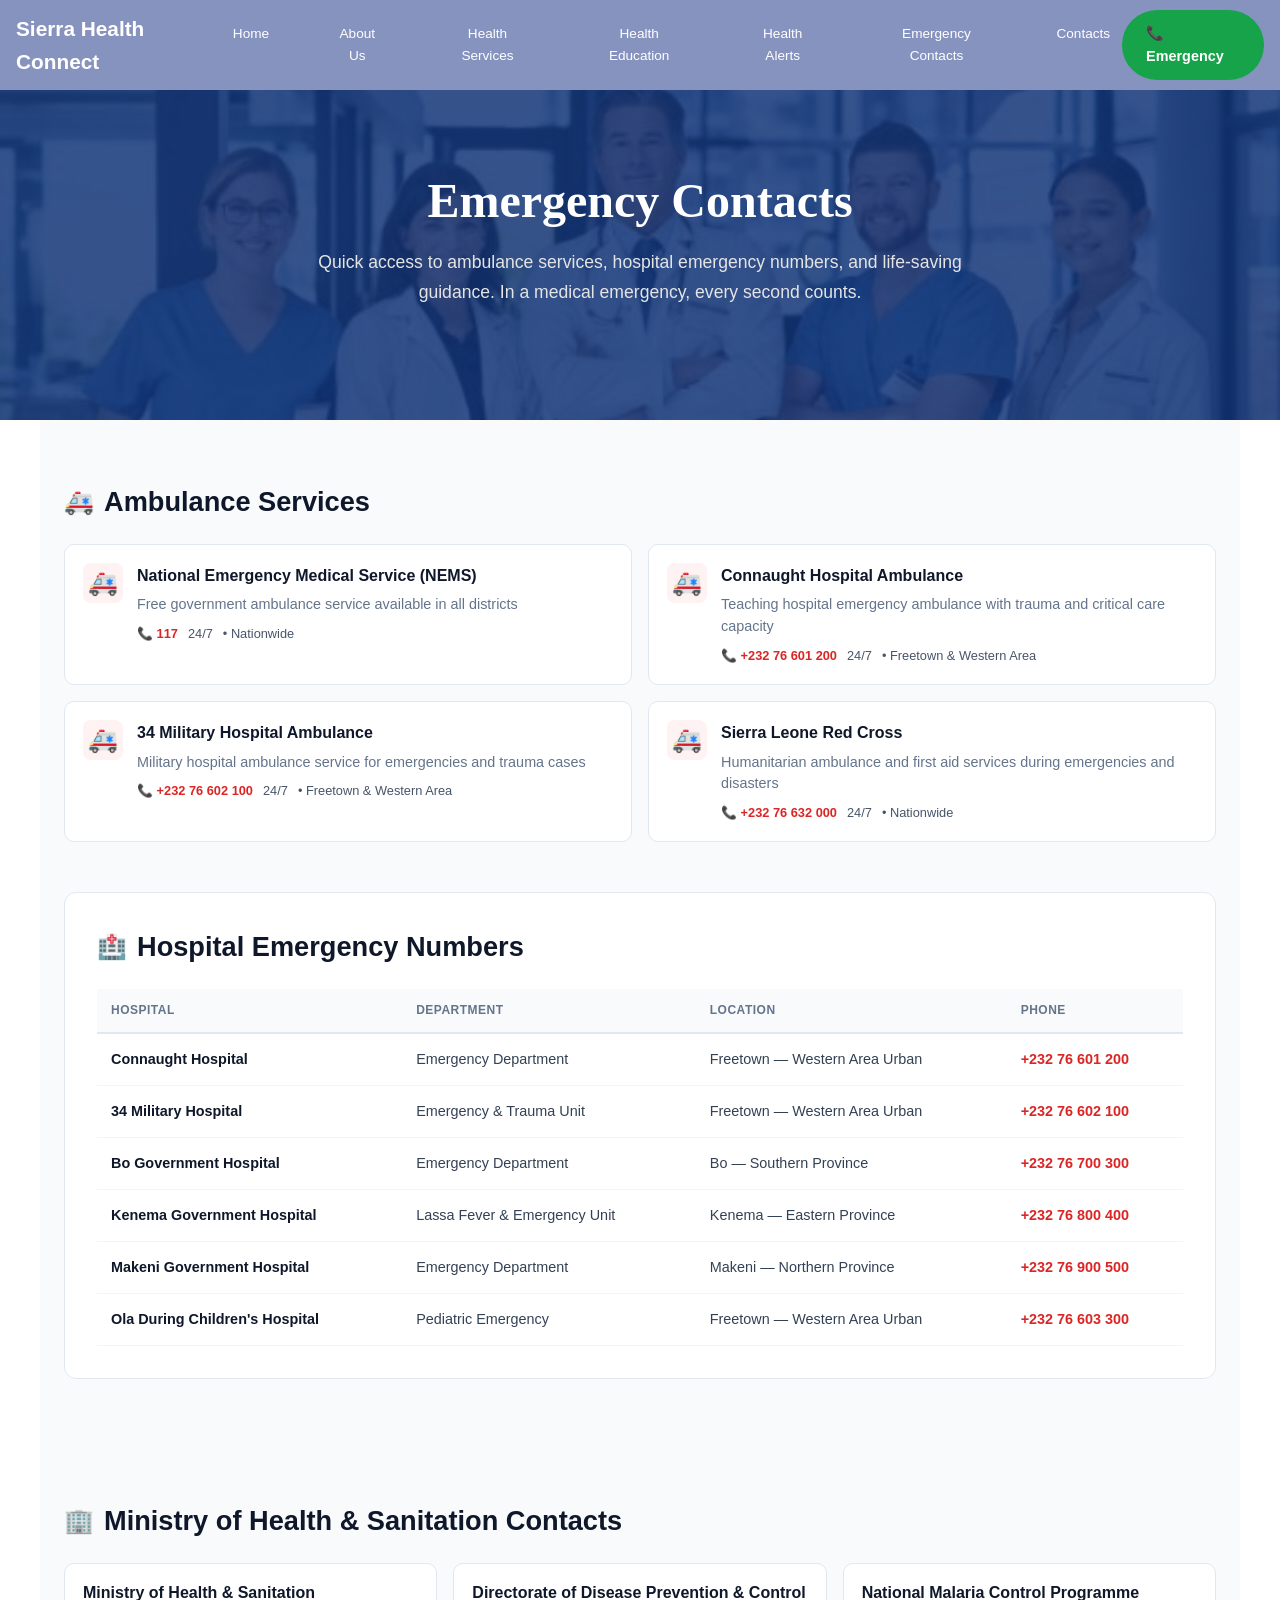
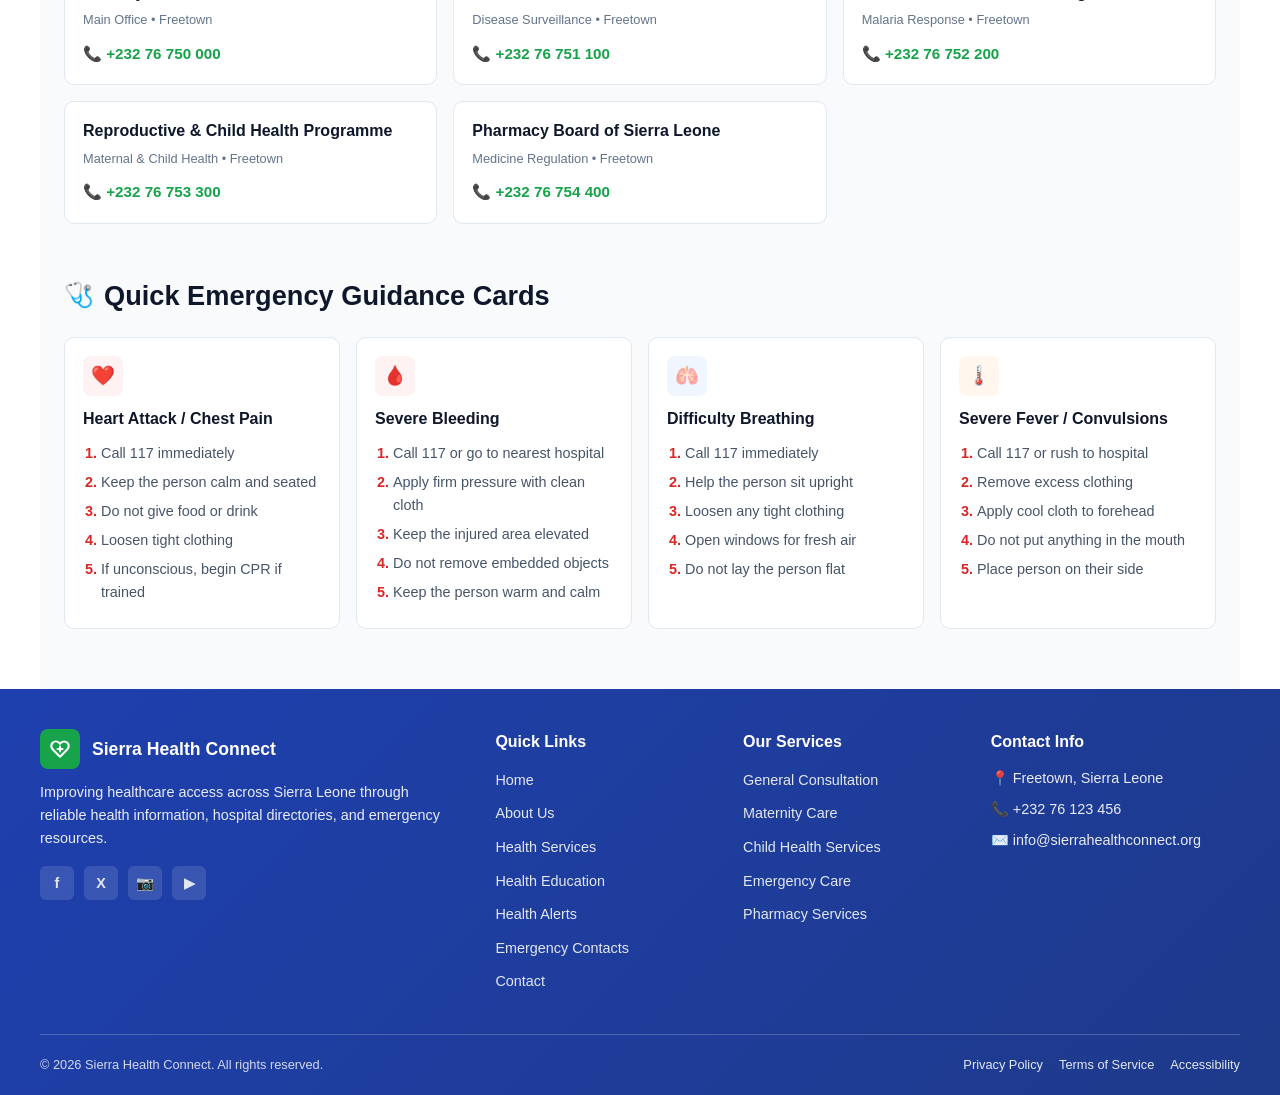
<file: emergency.html>
<!doctype html>
<html lang="en">
  <head>
    <meta charset="UTF-8" />
    <meta name="viewport" content="width=device-width, initial-scale=1.0" />
    <title>Health Services</title>
    <link rel="stylesheet" href="./css/emergency.css" />
  </head>
  <body>
    <header>
      <a class="logo" href="./index.html">Sierra Health Connect</a>
      <input type="checkbox" id="menu-toggle" class="menu-toggle" />
      <label for="menu-toggle" class="hamburger">
        <span></span>
        <span></span>
        <span></span>
      </label>
      <ul>
        <li><a href="./index.html">Home</a></li>
        <li><a href="./about.html">About Us</a></li>
        <li><a href="./healthserices.html">Health Services</a></li>
        <li><a href="./health-education.html">Health Education</a></li>
        <li><a href="./health-alert.html">Health Alerts</a></li>
        <li><a href="./emergency.html">Emergency Contacts</a></li>
        <li><a href="./contact.html">Contacts</a></li>
      </ul>
      <a href="./emergency.html" class="let-talk">📞 Emergency</a>
    </header>

    <!-- HERO SECTION -->
    <section class="hero">
      <div class="Overlay"></div>

      <div class="content">
        <h1>Emergency Contacts</h1>
        <p>
          Quick access to ambulance services, hospital emergency numbers, and
          life-saving <br />
          guidance. In a medical emergency, every second counts.
        </p>
      </div>
    </section>

    <section class="emergency-section">
      <!-- Section 1: Ambulance Services -->
      <div class="ambulance-section">
        <div class="section-header">
          <span class="header-icon">🚑</span>
          <h2>Ambulance Services</h2>
        </div>

        <div class="ambulance-grid">
          <div class="ambulance-card">
            <div class="card-icon">🚑</div>
            <div class="card-content">
              <h4>National Emergency Medical Service (NEMS)</h4>
              <p>
                Free government ambulance service available in all districts
              </p>
              <div class="card-meta">
                <span>📞 117</span>
                <span>24/7</span>
                <span>• Nationwide</span>
              </div>
            </div>
          </div>

          <div class="ambulance-card">
            <div class="card-icon">🚑</div>
            <div class="card-content">
              <h4>Connaught Hospital Ambulance</h4>
              <p>
                Teaching hospital emergency ambulance with trauma and critical
                care capacity
              </p>
              <div class="card-meta">
                <span>📞 +232 76 601 200</span>
                <span>24/7</span>
                <span>• Freetown & Western Area</span>
              </div>
            </div>
          </div>

          <div class="ambulance-card">
            <div class="card-icon">🚑</div>
            <div class="card-content">
              <h4>34 Military Hospital Ambulance</h4>
              <p>
                Military hospital ambulance service for emergencies and trauma
                cases
              </p>
              <div class="card-meta">
                <span>📞 +232 76 602 100</span>
                <span>24/7</span>
                <span>• Freetown & Western Area</span>
              </div>
            </div>
          </div>

          <div class="ambulance-card">
            <div class="card-icon">🚑</div>
            <div class="card-content">
              <h4>Sierra Leone Red Cross</h4>
              <p>
                Humanitarian ambulance and first aid services during emergencies
                and disasters
              </p>
              <div class="card-meta">
                <span>📞 +232 76 632 000</span>
                <span>24/7</span>
                <span>• Nationwide</span>
              </div>
            </div>
          </div>
        </div>
      </div>

      <!-- Section 2: Hospital Emergency Numbers -->
      <div class="hospital-table-section">
        <div class="section-header">
          <span class="header-icon">🏥</span>
          <h2>Hospital Emergency Numbers</h2>
        </div>

        <div class="table-wrapper">
          <table class="emergency-table">
            <thead>
              <tr>
                <th>HOSPITAL</th>
                <th>DEPARTMENT</th>
                <th>LOCATION</th>
                <th>PHONE</th>
              </tr>
            </thead>
            <tbody>
              <tr>
                <td>Connaught Hospital</td>
                <td>Emergency Department</td>
                <td>Freetown — Western Area Urban</td>
                <td><a href="tel:+23276601200">+232 76 601 200</a></td>
              </tr>
              <tr>
                <td>34 Military Hospital</td>
                <td>Emergency & Trauma Unit</td>
                <td>Freetown — Western Area Urban</td>
                <td><a href="tel:+23276602100">+232 76 602 100</a></td>
              </tr>
              <tr>
                <td>Bo Government Hospital</td>
                <td>Emergency Department</td>
                <td>Bo — Southern Province</td>
                <td><a href="tel:+23276700300">+232 76 700 300</a></td>
              </tr>
              <tr>
                <td>Kenema Government Hospital</td>
                <td>Lassa Fever & Emergency Unit</td>
                <td>Kenema — Eastern Province</td>
                <td><a href="tel:+23276800400">+232 76 800 400</a></td>
              </tr>
              <tr>
                <td>Makeni Government Hospital</td>
                <td>Emergency Department</td>
                <td>Makeni — Northern Province</td>
                <td><a href="tel:+23276900500">+232 76 900 500</a></td>
              </tr>
              <tr>
                <td>Ola During Children's Hospital</td>
                <td>Pediatric Emergency</td>
                <td>Freetown — Western Area Urban</td>
                <td><a href="tel:+23276603300">+232 76 603 300</a></td>
              </tr>
            </tbody>
          </table>
        </div>
      </div>
    </section>

    <section class="contacts-emergency-section">
      <!-- Section 1: Ministry Contacts -->
      <div class="ministry-section">
        <div class="section-header">
          <span class="header-icon">🏢</span>
          <h2>Ministry of Health & Sanitation Contacts</h2>
        </div>

        <div class="ministry-grid">
          <div class="contact-card">
            <h4>Ministry of Health & Sanitation</h4>
            <p class="subtitle">Main Office • Freetown</p>
            <a href="tel:+23276750000" class="phone">📞 +232 76 750 000</a>
          </div>

          <div class="contact-card">
            <h4>Directorate of Disease Prevention & Control</h4>
            <p class="subtitle">Disease Surveillance • Freetown</p>
            <a href="tel:+23276751100" class="phone">📞 +232 76 751 100</a>
          </div>

          <div class="contact-card">
            <h4>National Malaria Control Programme</h4>
            <p class="subtitle">Malaria Response • Freetown</p>
            <a href="tel:+23276752200" class="phone">📞 +232 76 752 200</a>
          </div>

          <div class="contact-card">
            <h4>Reproductive & Child Health Programme</h4>
            <p class="subtitle">Maternal & Child Health • Freetown</p>
            <a href="tel:+23276753300" class="phone">📞 +232 76 753 300</a>
          </div>

          <div class="contact-card">
            <h4>Pharmacy Board of Sierra Leone</h4>
            <p class="subtitle">Medicine Regulation • Freetown</p>
            <a href="tel:+23276754400" class="phone">📞 +232 76 754 400</a>
          </div>
        </div>
      </div>

      <!-- Section 2: Emergency Guidance -->
      <div class="emergency-guidance-section">
        <div class="section-header">
          <span class="header-icon">🩺</span>
          <h2>Quick Emergency Guidance Cards</h2>
        </div>

        <div class="guidance-grid">
          <div class="guidance-card">
            <div class="guidance-icon heart">❤️</div>
            <h4>Heart Attack / Chest Pain</h4>
            <ol>
              <li>Call 117 immediately</li>
              <li>Keep the person calm and seated</li>
              <li>Do not give food or drink</li>
              <li>Loosen tight clothing</li>
              <li>If unconscious, begin CPR if trained</li>
            </ol>
          </div>

          <div class="guidance-card">
            <div class="guidance-icon drop">🩸</div>
            <h4>Severe Bleeding</h4>
            <ol>
              <li>Call 117 or go to nearest hospital</li>
              <li>Apply firm pressure with clean cloth</li>
              <li>Keep the injured area elevated</li>
              <li>Do not remove embedded objects</li>
              <li>Keep the person warm and calm</li>
            </ol>
          </div>

          <div class="guidance-card">
            <div class="guidance-icon lungs">🫁</div>
            <h4>Difficulty Breathing</h4>
            <ol>
              <li>Call 117 immediately</li>
              <li>Help the person sit upright</li>
              <li>Loosen any tight clothing</li>
              <li>Open windows for fresh air</li>
              <li>Do not lay the person flat</li>
            </ol>
          </div>

          <div class="guidance-card">
            <div class="guidance-icon fever">🌡️</div>
            <h4>Severe Fever / Convulsions</h4>
            <ol>
              <li>Call 117 or rush to hospital</li>
              <li>Remove excess clothing</li>
              <li>Apply cool cloth to forehead</li>
              <li>Do not put anything in the mouth</li>
              <li>Place person on their side</li>
            </ol>
          </div>
        </div>
      </div>
    </section>

    <footer class="footer">
      <div class="footer-grid">
        <!-- Col 1: Brand -->
        <div class="footer-col">
          <div class="brand">
            <div class="logo-box">
              <svg
                xmlns="http://www.w3.org/2000/svg"
                width="20"
                height="20"
                viewBox="0 0 24 24"
                fill="none"
                stroke="white"
                stroke-width="2.5"
                stroke-linecap="round"
                stroke-linejoin="round"
              >
                <path
                  d="M20.84 4.61a5.5 5.5 0 0 0-7.78 0L12 5.67l-1.06-1.06a5.5 5.5 0 0 0-7.78 7.78l1.06 1.06L12 21.23l7.78-7.78 1.06-1.06a5.5 5.5 0 0 0 0-7.78z"
                />
                <path d="M9 12h6M12 9v6" />
              </svg>
            </div>
            <h3>Sierra Health Connect</h3>
          </div>

          <p class="tagline">
            Improving healthcare access across Sierra Leone through reliable
            health information, hospital directories, and emergency resources.
          </p>

          <div class="socials">
            <a href="#" aria-label="Facebook">f</a>
            <a href="#" aria-label="X">X</a>
            <a href="#" aria-label="Instagram">📷</a>
            <a href="#" aria-label="YouTube">▶</a>
          </div>
        </div>

        <!-- Col 2: Quick Links -->
        <div class="footer-col">
          <h4>Quick Links</h4>
          <ul>
            <li><a href="#">Home</a></li>
            <li><a href="#">About Us</a></li>
            <li><a href="#">Health Services</a></li>
            <li><a href="#">Health Education</a></li>
            <li><a href="#">Health Alerts</a></li>
            <li><a href="#">Emergency Contacts</a></li>
            <li><a href="#">Contact</a></li>
          </ul>
        </div>

        <!-- Col 3: Services -->
        <div class="footer-col">
          <h4>Our Services</h4>
          <ul>
            <li><a href="#">General Consultation</a></li>
            <li><a href="#">Maternity Care</a></li>
            <li><a href="#">Child Health Services</a></li>
            <li><a href="#">Emergency Care</a></li>
            <li><a href="#">Pharmacy Services</a></li>
          </ul>
        </div>

        <!-- Col 4: Contact -->
        <div class="footer-col">
          <h4>Contact Info</h4>
          <ul class="contact-list">
            <li>📍 Freetown, Sierra Leone</li>
            <li>📞 +232 76 123 456</li>
            <li>✉️ info@sierrahealthconnect.org</li>
          </ul>
        </div>
      </div>

      <!-- Bottom bar -->
      <div class="footer-bottom">
        <p>© 2026 Sierra Health Connect. All rights reserved.</p>
        <div class="footer-links">
          <a href="#">Privacy Policy</a>
          <a href="#">Terms of Service</a>
          <a href="#">Accessibility</a>
        </div>
      </div>
    </footer>
  </body>
</html>
</file>
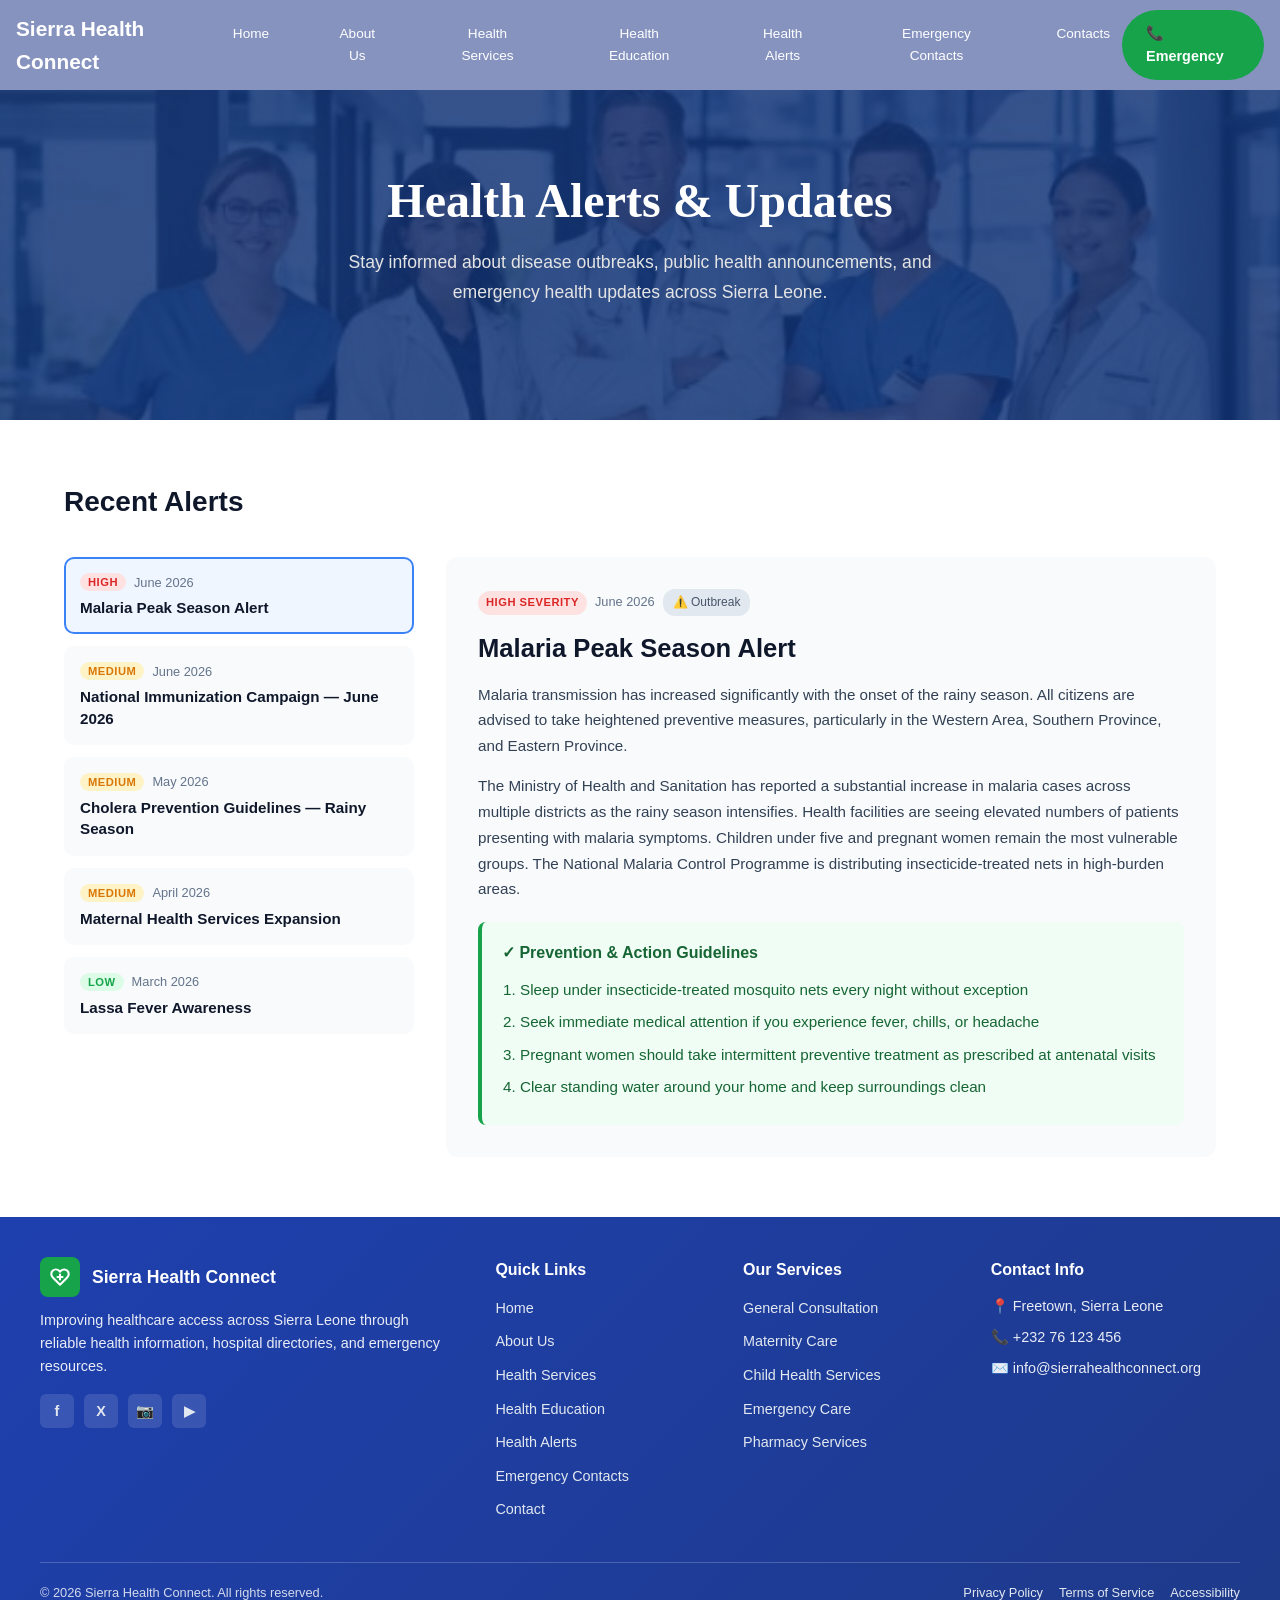
<file: health-alert.html>
<!doctype html>
<html lang="en">
  <head>
    <meta charset="UTF-8" />
    <meta name="viewport" content="width=device-width, initial-scale=1.0" />
    <title>Health Services</title>
    <link rel="stylesheet" href="./css/health-alert.css" />
  </head>
  <body>
    <header>
      <a class="logo" href="./index.html">Sierra Health Connect</a>
      <input type="checkbox" id="menu-toggle" class="menu-toggle" />
      <label for="menu-toggle" class="hamburger">
        <span></span>
        <span></span>
        <span></span>
      </label>
      <ul>
        <li><a href="./index.html">Home</a></li>
        <li><a href="./about.html">About Us</a></li>
        <li><a href="./healthserices.html">Health Services</a></li>
        <li><a href="./health-education.html">Health Education</a></li>
        <li><a href="./health-alert.html">Health Alerts</a></li>
        <li><a href="./emergency.html">Emergency Contacts</a></li>
        <li><a href="./contact.html">Contacts</a></li>
      </ul>
      <a href="./emergency.html" class="let-talk">📞 Emergency</a>
    </header>

    <!-- HERO SECTION -->
    <section class="hero">
      <div class="Overlay"></div>

      <div class="content">
        <h1>Health Alerts & Updates</h1>
        <p>
          Stay informed about disease outbreaks, public health announcements,
          and <br />emergency health updates across Sierra Leone.
        </p>
      </div>
    </section>

    <section class="alerts-section">
      <h2>Recent Alerts</h2>

      <div class="alerts-layout">
        <!-- Left: Alert List -->
        <div class="alerts-list">
          <button class="alert-item active" data-alert="malaria">
            <div class="alert-meta">
              <span class="severity high">HIGH</span>
              <span class="date">June 2026</span>
            </div>
            <h4>Malaria Peak Season Alert</h4>
          </button>

          <button class="alert-item" data-alert="immunization">
            <div class="alert-meta">
              <span class="severity medium">MEDIUM</span>
              <span class="date">June 2026</span>
            </div>
            <h4>National Immunization Campaign — June 2026</h4>
          </button>

          <button class="alert-item" data-alert="cholera">
            <div class="alert-meta">
              <span class="severity medium">MEDIUM</span>
              <span class="date">May 2026</span>
            </div>
            <h4>Cholera Prevention Guidelines — Rainy Season</h4>
          </button>

          <button class="alert-item" data-alert="maternal">
            <div class="alert-meta">
              <span class="severity medium">MEDIUM</span>
              <span class="date">April 2026</span>
            </div>
            <h4>Maternal Health Services Expansion</h4>
          </button>

          <button class="alert-item" data-alert="lassa">
            <div class="alert-meta">
              <span class="severity low">LOW</span>
              <span class="date">March 2026</span>
            </div>
            <h4>Lassa Fever Awareness</h4>
          </button>
        </div>

        <!-- Right: Alert Detail -->
        <div class="alert-detail">
          <!-- Alert 1: Malaria -->
          <div class="alert-content active" id="malaria">
            <div class="detail-header">
              <span class="severity high">HIGH SEVERITY</span>
              <span class="date">June 2026</span>
              <span class="tag">⚠️ Outbreak</span>
            </div>

            <h3>Malaria Peak Season Alert</h3>

            <p>
              Malaria transmission has increased significantly with the onset of
              the rainy season. All citizens are advised to take heightened
              preventive measures, particularly in the Western Area, Southern
              Province, and Eastern Province.
            </p>

            <p>
              The Ministry of Health and Sanitation has reported a substantial
              increase in malaria cases across multiple districts as the rainy
              season intensifies. Health facilities are seeing elevated numbers
              of patients presenting with malaria symptoms. Children under five
              and pregnant women remain the most vulnerable groups. The National
              Malaria Control Programme is distributing insecticide-treated nets
              in high-burden areas.
            </p>

            <div class="guidelines-box">
              <h4>✓ Prevention & Action Guidelines</h4>
              <ol>
                <li>
                  Sleep under insecticide-treated mosquito nets every night
                  without exception
                </li>
                <li>
                  Seek immediate medical attention if you experience fever,
                  chills, or headache
                </li>
                <li>
                  Pregnant women should take intermittent preventive treatment
                  as prescribed at antenatal visits
                </li>
                <li>
                  Clear standing water around your home and keep surroundings
                  clean
                </li>
              </ol>
            </div>
          </div>

          <!-- Alert 2: Immunization -->
          <div class="alert-content" id="immunization">
            <div class="detail-header">
              <span class="severity medium">MEDIUM SEVERITY</span>
              <span class="date">June 2026</span>
              <span class="tag">📢 Campaign</span>
            </div>
            <h3>National Immunization Campaign — June 2026</h3>
            <p>
              The Ministry of Health and Sanitation is conducting a nationwide
              polio and measles vaccination campaign targeting all children
              under five years of age. The campaign runs from June 15-22, 2026,
              across all 16 districts.
              <br /><br />
              Health workers will visit households, schools, markets, and
              community centers to administer vaccines. All children under five
              should receive both the polio vaccine and measles vaccine
              regardless of previous vaccination status. This campaign is free
              of charge and is part of the government's commitment to
              eliminating vaccine-preventable diseases. Parents and guardians
              are urged to ensure their children are available during the
              campaign period.
            </p>
            <div class="guidelines-box">
              <h4>✓ What to do</h4>
              <ol>
                <li>
                  Ensure all children under five receive vaccines during the
                  campaign period
                </li>
                <li>
                  Keep your child's vaccination card available for health
                  workers to update
                </li>
                <li>
                  Contact your nearest health facility if health workers miss
                  your household
                </li>
                <li>
                  Spread the word in your community to ensure full coverag
                </li>
              </ol>
            </div>
          </div>

          <!-- Add cholera, maternal, lassa content blocks same way -->
        </div>
      </div>
    </section>
    <script>
      document.addEventListener("DOMContentLoaded", () => {
        const alertItems = document.querySelectorAll(".alert-item");
        const alertContents = document.querySelectorAll(".alert-content");

        alertItems.forEach((item) => {
          item.addEventListener("click", () => {
            const target = item.getAttribute("data-alert");

            // Remove active from all list items
            alertItems.forEach((i) => i.classList.remove("active"));
            // Add active to clicked
            item.classList.add("active");

            // Hide all content
            alertContents.forEach((c) => c.classList.remove("active"));
            // Show target content
            document.getElementById(target).classList.add("active");
          });
        });
      });
    </script>

    <footer class="footer">
      <div class="footer-grid">
        <!-- Col 1: Brand -->
        <div class="footer-col">
          <div class="brand">
            <div class="logo-box">
              <svg
                xmlns="http://www.w3.org/2000/svg"
                width="20"
                height="20"
                viewBox="0 0 24 24"
                fill="none"
                stroke="white"
                stroke-width="2.5"
                stroke-linecap="round"
                stroke-linejoin="round"
              >
                <path
                  d="M20.84 4.61a5.5 5.5 0 0 0-7.78 0L12 5.67l-1.06-1.06a5.5 5.5 0 0 0-7.78 7.78l1.06 1.06L12 21.23l7.78-7.78 1.06-1.06a5.5 5.5 0 0 0 0-7.78z"
                />
                <path d="M9 12h6M12 9v6" />
              </svg>
            </div>
            <h3>Sierra Health Connect</h3>
          </div>

          <p class="tagline">
            Improving healthcare access across Sierra Leone through reliable
            health information, hospital directories, and emergency resources.
          </p>

          <div class="socials">
            <a href="#" aria-label="Facebook">f</a>
            <a href="#" aria-label="X">X</a>
            <a href="#" aria-label="Instagram">📷</a>
            <a href="#" aria-label="YouTube">▶</a>
          </div>
        </div>

        <!-- Col 2: Quick Links -->
        <div class="footer-col">
          <h4>Quick Links</h4>
          <ul>
            <li><a href="#">Home</a></li>
            <li><a href="#">About Us</a></li>
            <li><a href="#">Health Services</a></li>
            <li><a href="#">Health Education</a></li>
            <li><a href="#">Health Alerts</a></li>
            <li><a href="#">Emergency Contacts</a></li>
            <li><a href="#">Contact</a></li>
          </ul>
        </div>

        <!-- Col 3: Services -->
        <div class="footer-col">
          <h4>Our Services</h4>
          <ul>
            <li><a href="#">General Consultation</a></li>
            <li><a href="#">Maternity Care</a></li>
            <li><a href="#">Child Health Services</a></li>
            <li><a href="#">Emergency Care</a></li>
            <li><a href="#">Pharmacy Services</a></li>
          </ul>
        </div>

        <!-- Col 4: Contact -->
        <div class="footer-col">
          <h4>Contact Info</h4>
          <ul class="contact-list">
            <li>📍 Freetown, Sierra Leone</li>
            <li>📞 +232 76 123 456</li>
            <li>✉️ info@sierrahealthconnect.org</li>
          </ul>
        </div>
      </div>

      <!-- Bottom bar -->
      <div class="footer-bottom">
        <p>© 2026 Sierra Health Connect. All rights reserved.</p>
        <div class="footer-links">
          <a href="#">Privacy Policy</a>
          <a href="#">Terms of Service</a>
          <a href="#">Accessibility</a>
        </div>
      </div>
    </footer>
  </body>
</html>
</file>
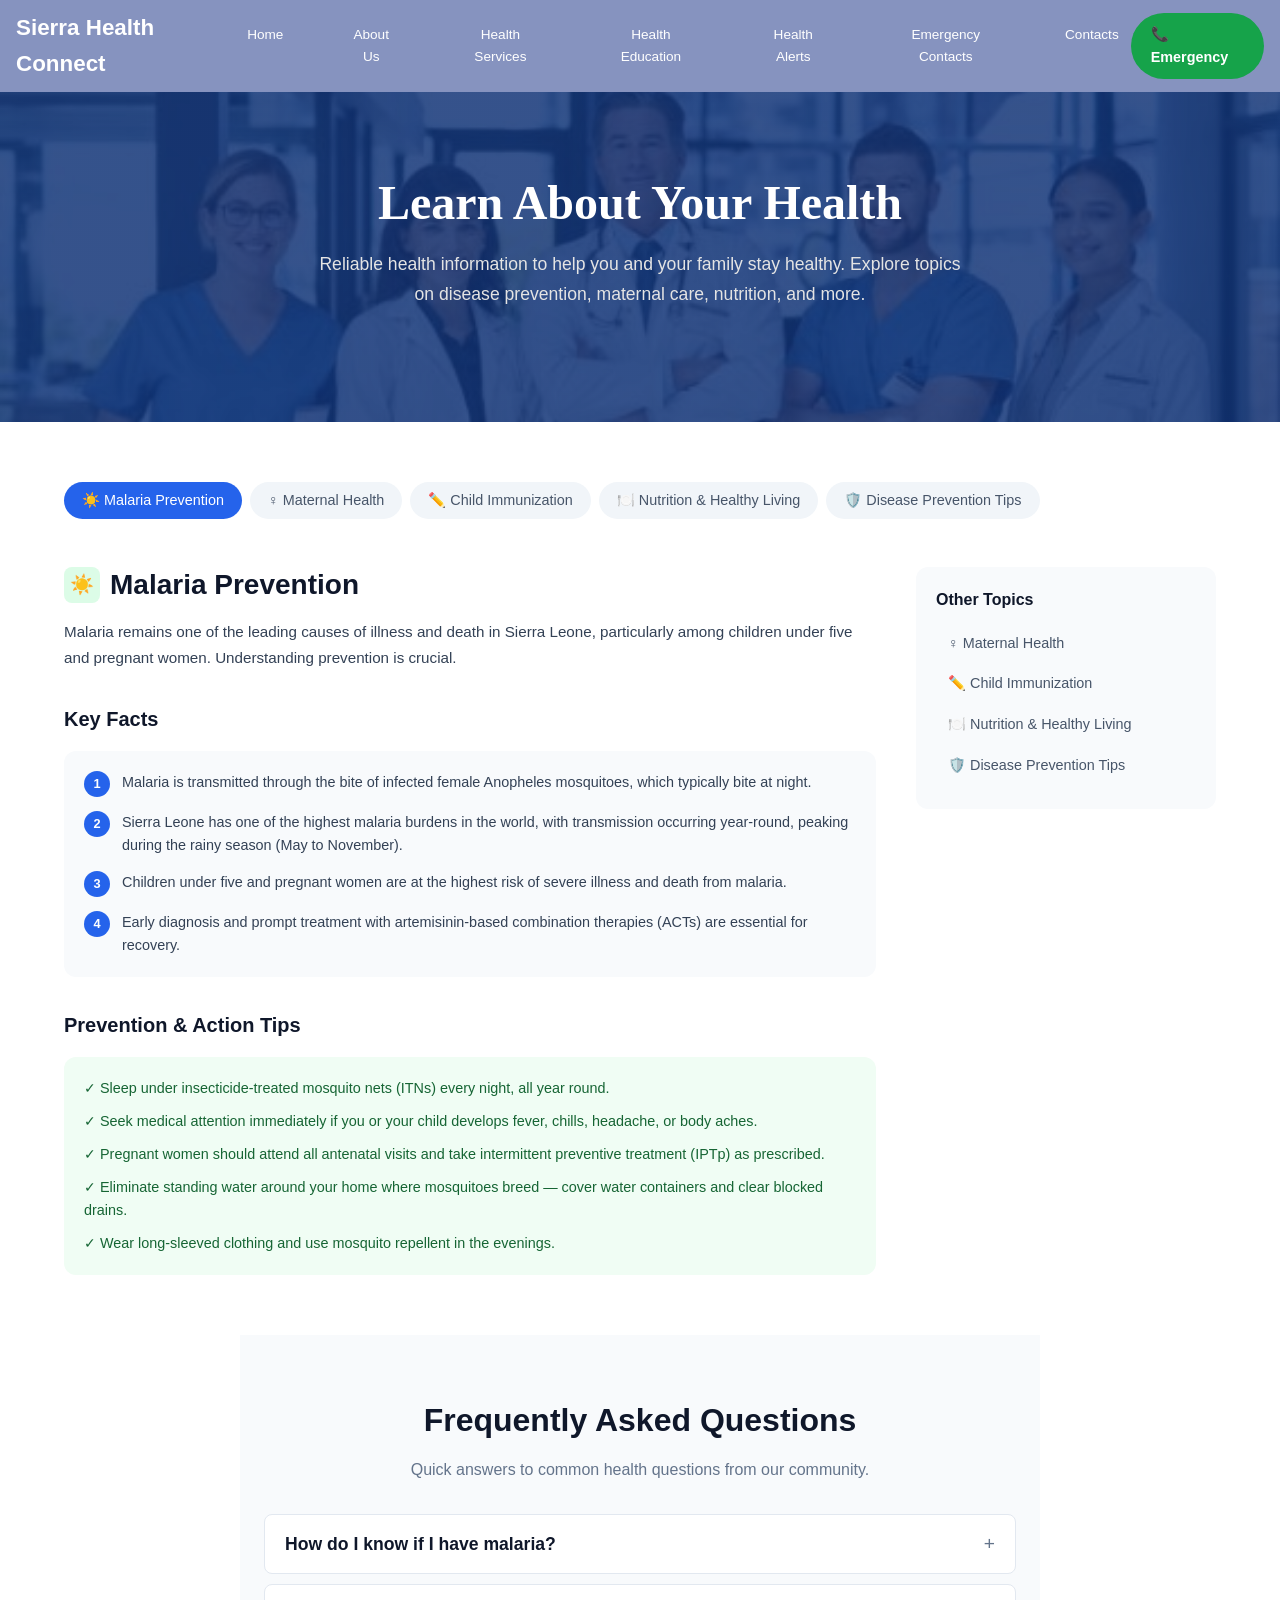
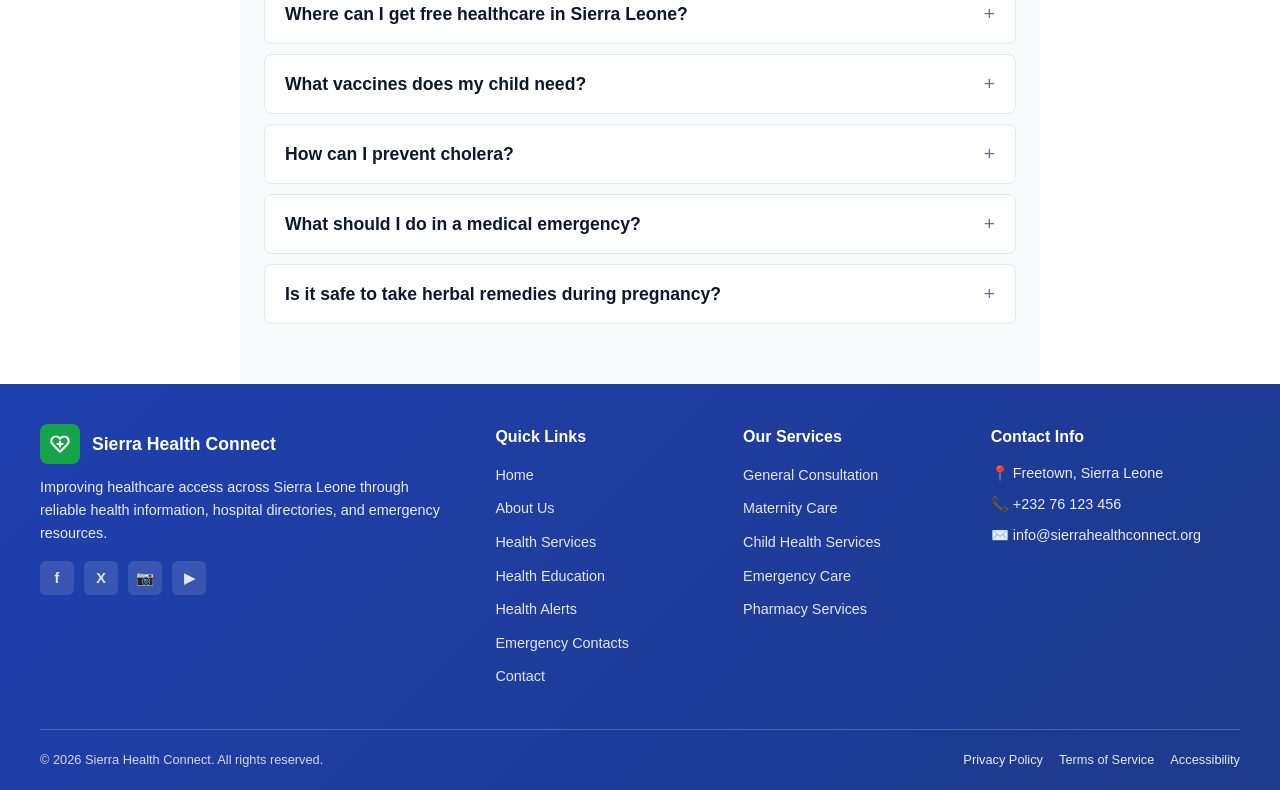
<file: health-education.html>
<!doctype html>
<html lang="en">
  <head>
    <meta charset="UTF-8" />
    <meta name="viewport" content="width=device-width, initial-scale=1.0" />
    <title>Health Education</title>
    <link rel="stylesheet" href="./css/health-education.css" />
  </head>
  <body>
    <header>
      <a class="logo" href="./index.html">Sierra Health Connect</a>
      <input type="checkbox" id="menu-toggle" class="menu-toggle" />
      <label for="menu-toggle" class="hamburger">
        <span></span>
        <span></span>
        <span></span>
      </label>
      <ul>
        <li><a href="./index.html">Home</a></li>
        <li><a href="./about.html">About Us</a></li>
        <li><a href="./healthserices.html">Health Services</a></li>
        <li><a href="./health-education.html">Health Education</a></li>
        <li><a href="./health-alert.html">Health Alerts</a></li>
        <li><a href="./emergency.html">Emergency Contacts</a></li>
        <li><a href="./contact.html">Contacts</a></li>
      </ul>
      <a href="./emergency.html" class="let-talk">📞 Emergency</a>
    </header>

    <!-- HERO SECTION -->
    <section class="hero">
      <div class="Overlay"></div>

      <div class="content">
        <h1>Learn About Your Health</h1>
        <p>
          Reliable health information to help you and your family stay healthy.
          Explore topics <br />on disease prevention, maternal care, nutrition,
          and more.
        </p>
      </div>
    </section>

    <section class="health-education">
      <!-- Tab Buttons -->
      <div class="tab-buttons">
        <button class="tab-btn active" data-tab="malaria">
          ☀️ Malaria Prevention
        </button>
        <button class="tab-btn" data-tab="maternal">♀️ Maternal Health</button>
        <button class="tab-btn" data-tab="child">✏️ Child Immunization</button>
        <button class="tab-btn" data-tab="nutrition">
          🍽️ Nutrition & Healthy Living
        </button>
        <button class="tab-btn" data-tab="disease">
          🛡️ Disease Prevention Tips
        </button>
      </div>

      <!-- Tab Content -->
      <div class="tab-content-wrapper">
        <!-- Tab 1: Malaria -->
        <div class="tab-content active" id="malaria">
          <div class="content-grid">
            <div class="main-content">
              <div class="content-header">
                <div class="icon-box green">☀️</div>
                <h2>Malaria Prevention</h2>
              </div>

              <p>
                Malaria remains one of the leading causes of illness and death
                in Sierra Leone, particularly among children under five and
                pregnant women. Understanding prevention is crucial.
              </p>

              <h3>Key Facts</h3>
              <div class="facts-box">
                <div class="fact-item">
                  <span class="fact-num">1</span>
                  <p>
                    Malaria is transmitted through the bite of infected female
                    Anopheles mosquitoes, which typically bite at night.
                  </p>
                </div>
                <div class="fact-item">
                  <span class="fact-num">2</span>
                  <p>
                    Sierra Leone has one of the highest malaria burdens in the
                    world, with transmission occurring year-round, peaking
                    during the rainy season (May to November).
                  </p>
                </div>
                <div class="fact-item">
                  <span class="fact-num">3</span>
                  <p>
                    Children under five and pregnant women are at the highest
                    risk of severe illness and death from malaria.
                  </p>
                </div>
                <div class="fact-item">
                  <span class="fact-num">4</span>
                  <p>
                    Early diagnosis and prompt treatment with artemisinin-based
                    combination therapies (ACTs) are essential for recovery.
                  </p>
                </div>
              </div>

              <h3>Prevention & Action Tips</h3>
              <div class="tips-box">
                <div class="tip-item">
                  ✓ Sleep under insecticide-treated mosquito nets (ITNs) every
                  night, all year round.
                </div>
                <div class="tip-item">
                  ✓ Seek medical attention immediately if you or your child
                  develops fever, chills, headache, or body aches.
                </div>
                <div class="tip-item">
                  ✓ Pregnant women should attend all antenatal visits and take
                  intermittent preventive treatment (IPTp) as prescribed.
                </div>
                <div class="tip-item">
                  ✓ Eliminate standing water around your home where mosquitoes
                  breed — cover water containers and clear blocked drains.
                </div>
                <div class="tip-item">
                  ✓ Wear long-sleeved clothing and use mosquito repellent in the
                  evenings.
                </div>
              </div>
            </div>

            <!-- Sidebar -->
            <aside class="sidebar">
              <h4>Other Topics</h4>
              <button class="side-link" data-tab="maternal">
                ♀️ Maternal Health
              </button>
              <button class="side-link" data-tab="child">
                ✏️ Child Immunization
              </button>
              <button class="side-link" data-tab="nutrition">
                🍽️ Nutrition & Healthy Living
              </button>
              <button class="side-link" data-tab="disease">
                🛡️ Disease Prevention Tips
              </button>
            </aside>
          </div>
        </div>

        <!-- Tab 2: Maternal Health - duplicate structure, change content -->
        <div class="tab-content" id="maternal">
          <div class="content-grid">
            <div class="main-content">
              <div class="content-header">
                <div class="icon-box pink">♀️</div>
                <h2>Maternal Health</h2>
              </div>
              <p>
                Regular antenatal care saves lives. Every pregnant woman
                deserves quality care before, during, and after delivery.
              </p>
              <h3>Key Facts</h3>
              <div class="facts-box">
                <div class="fact-item">
                  <span class="fact-num">1</span>
                  <p>Attend at least 8 antenatal visits during pregnancy.</p>
                </div>
                <div class="fact-item">
                  <span class="fact-num">2</span>
                  <p>
                    Take iron and folic acid supplements daily to prevent
                    anemia.
                  </p>
                </div>
              </div>
              <h3>Prevention & Action Tips</h3>
              <div class="tips-box">
                <div class="tip-item">
                  ✓ Visit your nearest clinic as soon as you know you’re
                  pregnant.
                </div>
                <div class="tip-item">
                  ✓ Deliver at a health facility with skilled birth attendants.
                </div>
              </div>
            </div>
            <aside class="sidebar">
              <h4>Other Topics</h4>
              <button class="side-link" data-tab="malaria">
                ☀️ Malaria Prevention
              </button>
              <button class="side-link" data-tab="child">
                ✏️ Child Immunization
              </button>
              <button class="side-link" data-tab="nutrition">
                🍽️ Nutrition & Healthy Living
              </button>
              <button class="side-link" data-tab="disease">
                🛡️ Disease Prevention Tips
              </button>
            </aside>
          </div>
        </div>

        <!-- Tab 3: Child Immunization -->
        <div class="tab-content" id="child">
          <div class="content-grid">
            <div class="main-content">
              <div class="content-header">
                <div class="icon-box blue">✏️</div>
                <h2>Child Immunization</h2>
              </div>
              <p>
                Vaccines protect children from life-threatening diseases.
                Following the national immunization schedule gives your child
                the best start in life.
              </p>
              <h3>Key Facts</h3>
              <div class="facts-box">
                <div class="fact-item">
                  <span class="fact-num">1</span>
                  <p>
                    Immunization prevents an estimated 2-3 million deaths
                    globally every year from diseases like diphtheria, tetanus,
                    whooping cough, and measles.
                  </p>
                </div>
                <div class="fact-item">
                  <span class="fact-num">2</span>
                  <p>
                    Sierra Leone's Expanded Programme on Immunization (EPI)
                    provides free vaccines to all children under one year
                  </p>
                </div>

                <div class="fact-item">
                  <span class="fact-num">3</span>
                  <p>
                    Key vaccines include BCG (tuberculosis), OPV (polio),
                    Pentavalent (5-in-1), measles, yellow fever, and rotavirus
                    vaccines.
                  </p>
                </div>

                <div class="fact-item">
                  <span class="fact-num">4</span>
                  <p>
                    Children should complete all vaccinations by their first
                    birthday, with some booster doses later
                  </p>
                </div>
              </div>
              <h3>Prevention & Action Tips</h3>
              <div class="tips-box">
                <div class="tip-item">
                  ✓ Follow the national immunization schedule — keep your
                  child's vaccination card safe and bring it to every visit
                </div>
                <div class="tip-item">
                  ✓ Vaccinate your child on time — delayed vaccinations leave
                  your child vulnerable to preventable diseases.
                </div>
                <div class="tip-item">
                  ✓ All government health facilities provide free immunization
                  services
                </div>
                <div class="tip-item">
                  ✓ If you miss a scheduled vaccination date, take your child to
                  the nearest health facility as soon as possible.
                </div>
                <div class="tip-item">
                  ✓ Vaccines are safe and effective — mild side effects like
                  fever or soreness are normal and temporary
                </div>
              </div>
            </div>
            <aside class="sidebar">
              <h4>Other Topics</h4>
              <button class="side-link" data-tab="malaria">
                ☀️ Malaria Prevention
              </button>
              <button class="side-link" data-tab="child">
                ✏️ Child Immunization
              </button>
              <button class="side-link" data-tab="nutrition">
                🍽️ Nutrition & Healthy Living
              </button>
              <button class="side-link" data-tab="disease">
                🛡️ Disease Prevention Tips
              </button>
            </aside>
          </div>
        </div>

        <!-- Tab 4: Nutrition & Healthy Living -->
        <div class="tab-content" id="nutrition">
          <div class="content-grid">
            <div class="main-content">
              <div class="content-header">
                <div class="icon-box green">🍽️</div>
                <h2>Nutrition & Healthy Living</h2>
              </div>
              <p>
                Good nutrition is the foundation of health. A balanced diet helps
                prevent malnutrition, boosts immunity, and supports proper growth
                and development.
              </p>
              <h3>Key Facts</h3>
              <div class="facts-box">
                <div class="fact-item">
                  <span class="fact-num">1</span>
                  <p>
                    Malnutrition contributes to nearly half of all child deaths in
                    Sierra Leone, often due to poor diet and lack of breastfeeding.
                  </p>
                </div>
                <div class="fact-item">
                  <span class="fact-num">2</span>
                  <p>
                    Exclusive breastfeeding for the first 6 months provides all
                    nutrients babies need and protects against infections.
                  </p>
                </div>
                <div class="fact-item">
                  <span class="fact-num">3</span>
                  <p>
                    A balanced diet should include staples (rice, cassava),
                    proteins (beans, fish, eggs), fruits, and vegetables.
                  </p>
                </div>
                <div class="fact-item">
                  <span class="fact-num">4</span>
                  <p>
                    Iron deficiency anemia is common, especially among women and
                    children — eating iron-rich foods helps prevent this.
                  </p>
                </div>
              </div>
              <h3>Prevention & Action Tips</h3>
              <div class="tips-box">
                <div class="tip-item">
                  ✓ Breastfeed exclusively for the first 6 months — no water,
                  formula, or other foods.
                </div>
                <div class="tip-item">
                  ✓ Continue breastfeeding alongside complementary foods until
                  age 2 or beyond.
                </div>
                <div class="tip-item">
                  ✓ Eat a variety of foods daily — include locally available
                  fruits and vegetables.
                </div>
                <div class="tip-item">
                  ✓ Wash fruits and vegetables thoroughly before eating to remove
                  dirt and harmful germs.
                </div>
                <div class="tip-item">
                  ✓ Drink clean, treated water — boil or chlorinate water from
                  unsafe sources.
                </div>
                <div class="tip-item">
                  ✓ Reduce salt and sugar intake to prevent hypertension and
                  diabetes later in life.
                </div>
              </div>
            </div>
            <aside class="sidebar">
              <h4>Other Topics</h4>
              <button class="side-link" data-tab="malaria">
                ☀️ Malaria Prevention
              </button>
              <button class="side-link" data-tab="maternal">
                ♀️ Maternal Health
              </button>
              <button class="side-link" data-tab="child">
                ✏️ Child Immunization
              </button>
              <button class="side-link" data-tab="disease">
                🛡️ Disease Prevention Tips
              </button>
            </aside>
          </div>
        </div>

        <!-- Tab 5: Disease Prevention Tips -->
        <div class="tab-content" id="disease">
          <div class="content-grid">
            <div class="main-content">
              <div class="content-header">
                <div class="icon-box purple">🛡️</div>
                <h2>Disease Prevention Tips</h2>
              </div>
              <p>
                Preventing disease starts with simple daily habits. Good hygiene,
                sanitation, and awareness can protect you and your family from
                many illnesses.
              </p>
              <h3>Key Facts</h3>
              <div class="facts-box">
                <div class="fact-item">
                  <span class="fact-num">1</span>
                  <p>
                    Handwashing with soap can reduce diarrheal diseases by up to
                    50% and respiratory infections by 25%.
                  </p>
                </div>
                <div class="fact-item">
                  <span class="fact-num">2</span>
                  <p>
                    Cholera, typhoid, and diarrhea spread through contaminated
                    water and poor sanitation — common during rainy seasons.
                  </p>
                </div>
                <div class="fact-item">
                  <span class="fact-num">3</span>
                  <p>
                    Lassa fever is transmitted through contact with infected
                    rodents or their urine/droppings — common in rural areas.
                  </p>
                </div>
                <div class="fact-item">
                  <span class="fact-num">4</span>
                  <p>
                    Tuberculosis (TB) spreads through the air when an infected
                    person coughs or sneezes — early treatment prevents spread.
                  </p>
                </div>
              </div>
              <h3>Prevention & Action Tips</h3>
              <div class="tips-box">
                <div class="tip-item">
                  ✓ Wash hands with soap after using the toilet, before eating,
                  and after handling animals.
                </div>
                <div class="tip-item">
                  ✓ Use clean latrines and keep your environment clean — dispose
                  of waste properly.
                </div>
                <div class="tip-item">
                  ✓ Drink only treated or boiled water — avoid water from
                  unknown sources.
                </div>
                <div class="tip-item">
                  ✓ Cover your mouth when coughing or sneezing to prevent
                  spreading respiratory infections.
                </div>
                <div class="tip-item">
                  ✓ Keep food covered and eat freshly cooked meals — avoid street
                  food with poor hygiene.
                </div>
                <div class="tip-item">
                  ✓ Store food in sealed containers to protect from rodents and
                  insects.
                </div>
                <div class="tip-item">
                  ✓ Seek medical help early if you have persistent fever, cough,
                  or diarrhea — don't wait.
                </div>
              </div>
            </div>
            <aside class="sidebar">
              <h4>Other Topics</h4>
              <button class="side-link" data-tab="malaria">
                ☀️ Malaria Prevention
              </button>
              <button class="side-link" data-tab="maternal">
                ♀️ Maternal Health
              </button>
              <button class="side-link" data-tab="child">
                ✏️ Child Immunization
              </button>
              <button class="side-link" data-tab="nutrition">
                🍽️ Nutrition & Healthy Living
              </button>
            </aside>
          </div>
        </div>
      </div>

      <script>
        const tabBtns = document.querySelectorAll(".tab-btn, .side-link");
        const tabContents = document.querySelectorAll(".tab-content");

        tabBtns.forEach((btn) => {
          btn.addEventListener("click", () => {
            const target = btn.getAttribute("data-tab");

            // Remove active from all buttons
            document
              .querySelectorAll(".tab-btn")
              .forEach((b) => b.classList.remove("active"));

            // Add active to clicked button
            if (btn.classList.contains("tab-btn")) {
              btn.classList.add("active");
            } else {
              // If sidebar link clicked, activate matching top button too
              document
                .querySelector(`.tab-btn[data-tab="${target}"]`)
                .classList.add("active");
            }

            // Hide all content
            tabContents.forEach((content) =>
              content.classList.remove("active"),
            );

            // Show target content
            document.getElementById(target).classList.add("active");
          });
        });
      </script>
    </section>

    <section class="faq-section">
      <div class="faq-header">
        <h2>Frequently Asked Questions</h2>
        <p>Quick answers to common health questions from our community.</p>
      </div>

      <div class="faq-list">
        <div class="faq-item">
          <button class="faq-question">
            <span>How do I know if I have malaria?</span>
            <span class="icon">+</span>
          </button>
          <div class="faq-answer">
            <p>
              Common malaria symptoms include fever, chills, headache, body
              aches, nausea, and vomiting. Children under 5 and pregnant women
              are at highest risk. If you have these symptoms, visit the nearest
              health facility immediately for a rapid diagnostic test. Early
              treatment with ACTs is critical.
            </p>
          </div>
        </div>

        <div class="faq-item">
          <button class="faq-question">
            <span>Where can I get free healthcare in Sierra Leone?</span>
            <span class="icon">+</span>
          </button>
          <div class="faq-answer">
            <p>
              Free healthcare is available for children under 5, pregnant women,
              and lactating mothers at all government hospitals and clinics
              under the Free Health Care Initiative. Use our "Health Services"
              directory to find the nearest facility in your district.
            </p>
          </div>
        </div>

        <div class="faq-item">
          <button class="faq-question">
            <span>What vaccines does my child need?</span>
            <span class="icon">+</span>
          </button>
          <div class="faq-answer">
            <p>
              Your child needs vaccines at birth, 6 weeks, 10 weeks, 14 weeks, 9
              months, and 18 months. These protect against TB, Polio,
              Diphtheria, Tetanus, Hepatitis B, Pneumonia, Diarrhea, Measles,
              and Yellow Fever. Visit your nearest clinic with your child’s
              health card for the full schedule.
            </p>
          </div>
        </div>

        <div class="faq-item">
          <button class="faq-question">
            <span>How can I prevent cholera?</span>
            <span class="icon">+</span>
          </button>
          <div class="faq-answer">
            <p>
              Prevent cholera by drinking only treated/boiled water, washing
              hands with soap after using toilet and before eating, keeping food
              covered, and using clean latrines. During outbreaks, avoid raw
              foods and crowded areas with poor sanitation.
            </p>
          </div>
        </div>

        <div class="faq-item">
          <button class="faq-question">
            <span>What should I do in a medical emergency?</span>
            <span class="icon">+</span>
          </button>
          <div class="faq-answer">
            <p>
              For emergencies like heavy bleeding, difficulty breathing,
              unconsciousness, or severe injury: 1. Call your nearest hospital
              ambulance immediately. 2. Keep the person lying down and warm. 3.
              Do not give food or water if unconscious. Check our "Emergency
              Contacts" page for numbers in your area.
            </p>
          </div>
        </div>

        <div class="faq-item">
          <button class="faq-question">
            <span>Is it safe to take herbal remedies during pregnancy?</span>
            <span class="icon">+</span>
          </button>
          <div class="faq-answer">
            <p>
              Some herbs can be harmful during pregnancy and may cause
              miscarriage or birth defects. Always consult a nurse, midwife, or
              doctor before taking any herbal remedy, traditional medicine, or
              new supplement while pregnant.
            </p>
          </div>
        </div>
      </div>
    </section>

    <footer class="footer">
      <div class="footer-grid">
        <!-- Col 1: Brand -->
        <div class="footer-col">
          <div class="brand">
            <div class="logo-box">
              <svg
                xmlns="http://www.w3.org/2000/svg"
                width="20"
                height="20"
                viewBox="0 0 24 24"
                fill="none"
                stroke="white"
                stroke-width="2.5"
                stroke-linecap="round"
                stroke-linejoin="round"
              >
                <path
                  d="M20.84 4.61a5.5 5.5 0 0 0-7.78 0L12 5.67l-1.06-1.06a5.5 5.5 0 0 0-7.78 7.78l1.06 1.06L12 21.23l7.78-7.78 1.06-1.06a5.5 5.5 0 0 0 0-7.78z"
                />
                <path d="M9 12h6M12 9v6" />
              </svg>
            </div>
            <h3>Sierra Health Connect</h3>
          </div>

          <p class="tagline">
            Improving healthcare access across Sierra Leone through reliable
            health information, hospital directories, and emergency resources.
          </p>

          <div class="socials">
            <a href="#" aria-label="Facebook">f</a>
            <a href="#" aria-label="X">X</a>
            <a href="#" aria-label="Instagram">📷</a>
            <a href="#" aria-label="YouTube">▶</a>
          </div>
        </div>

        <!-- Col 2: Quick Links -->
        <div class="footer-col">
          <h4>Quick Links</h4>
          <ul>
            <li><a href="#">Home</a></li>
            <li><a href="#">About Us</a></li>
            <li><a href="#">Health Services</a></li>
            <li><a href="#">Health Education</a></li>
            <li><a href="#">Health Alerts</a></li>
            <li><a href="#">Emergency Contacts</a></li>
            <li><a href="#">Contact</a></li>
          </ul>
        </div>

        <!-- Col 3: Services -->
        <div class="footer-col">
          <h4>Our Services</h4>
          <ul>
            <li><a href="#">General Consultation</a></li>
            <li><a href="#">Maternity Care</a></li>
            <li><a href="#">Child Health Services</a></li>
            <li><a href="#">Emergency Care</a></li>
            <li><a href="#">Pharmacy Services</a></li>
          </ul>
        </div>

        <!-- Col 4: Contact -->
        <div class="footer-col">
          <h4>Contact Info</h4>
          <ul class="contact-list">
            <li>📍 Freetown, Sierra Leone</li>
            <li>📞 +232 76 123 456</li>
            <li>✉️ info@sierrahealthconnect.org</li>
          </ul>
        </div>
      </div>

      <!-- Bottom bar -->
      <div class="footer-bottom">
        <p>© 2026 Sierra Health Connect. All rights reserved.</p>
        <div class="footer-links">
          <a href="#">Privacy Policy</a>
          <a href="#">Terms of Service</a>
          <a href="#">Accessibility</a>
        </div>
      </div>
    </footer>
  </body>

  <script>
    document.addEventListener("DOMContentLoaded", () => {
      const faqItems = document.querySelectorAll(".faq-item");

      faqItems.forEach((item) => {
        const btn = item.querySelector(".faq-question");
        const icon = item.querySelector(".icon");

        btn.addEventListener("click", () => {
          const isActive = item.classList.contains("active");

          // Close all other FAQs
          faqItems.forEach((otherItem) => {
            otherItem.classList.remove("active");
            otherItem.querySelector(".icon").textContent = "+";
          });

          // If clicked one wasn't active, open it
          if (!isActive) {
            item.classList.add("active");
            icon.textContent = "−";
          }
        });
      });
    });
  </script>
</html>
</file>
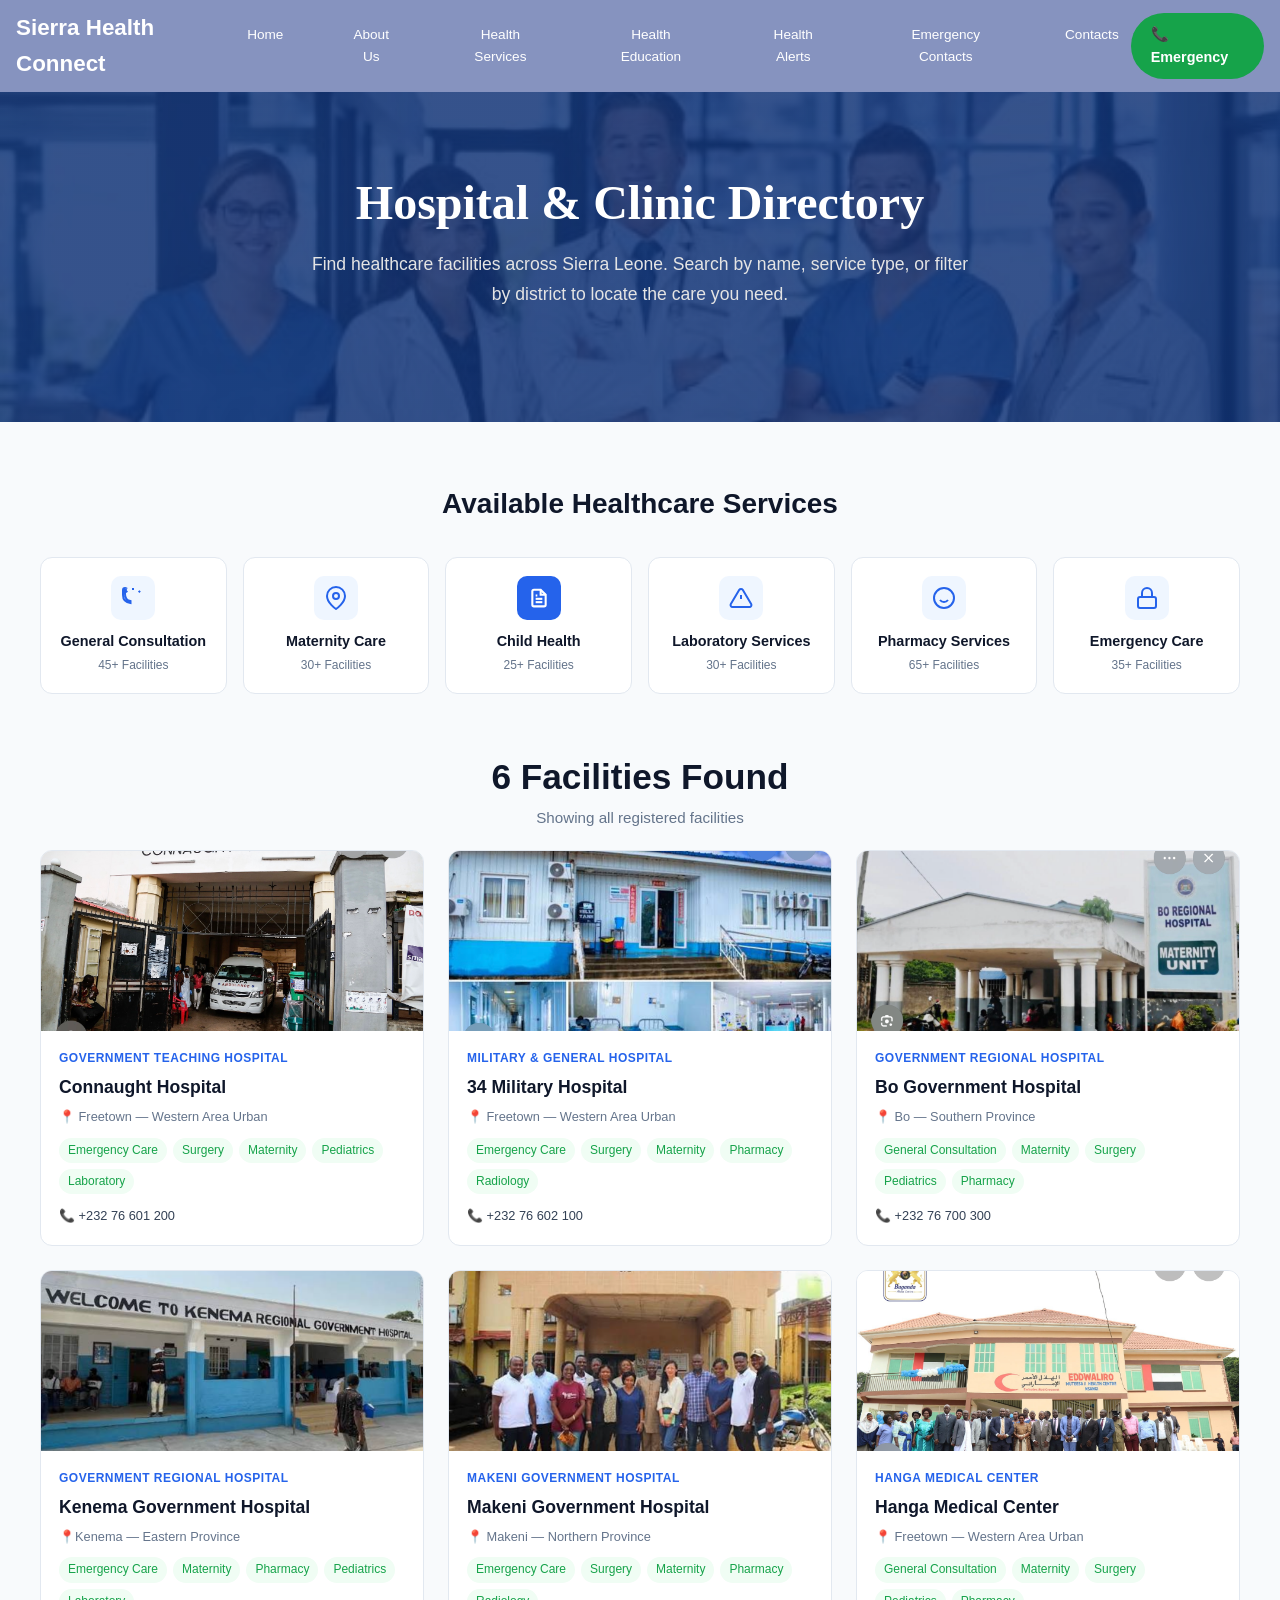
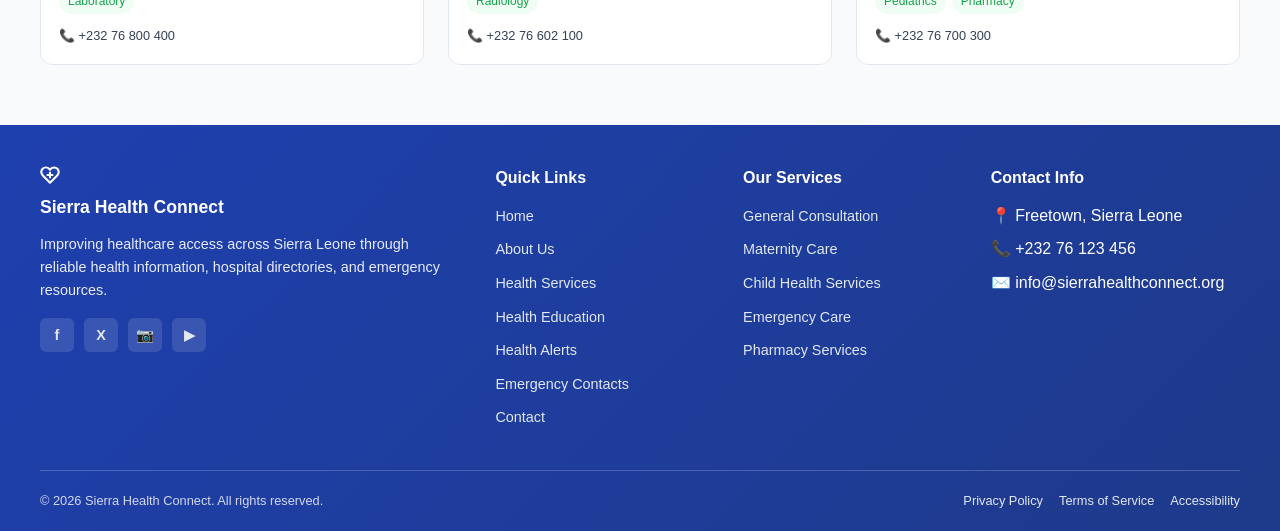
<file: healthserices.html>
<!doctype html>
<html lang="en">
  <head>
    <meta charset="UTF-8" />
    <meta name="viewport" content="width=device-width, initial-scale=1.0" />
    <title>Health Services</title>
    <link rel="stylesheet" href="./css/health-services.css" />
  </head>
  <body>
    <header>
      <a class="logo" href="./index.html">Sierra Health Connect</a>
      <input type="checkbox" id="menu-toggle" class="menu-toggle" />
      <label for="menu-toggle" class="hamburger">
        <span></span>
        <span></span>
        <span></span>
      </label>
      <ul>
        <li><a href="./index.html">Home</a></li>
        <li><a href="./about.html">About Us</a></li>
        <li><a href="./healthserices.html">Health Services</a></li>
        <li><a href="./health-education.html">Health Education</a></li>
        <li><a href="./health-alert.html">Health Alerts</a></li>
        <li><a href="./emergency.html">Emergency Contacts</a></li>
        <li><a href="./contact.html">Contacts</a></li>
      </ul>
      <a href="./emergency.html" class="let-talk">📞 Emergency</a>
    </header>

    <!-- HERO SECTION -->
    <section class="hero">
      <div class="Overlay"></div>

      <div class="content">
        <h1>Hospital & Clinic Directory</h1>
        <p>
          Find healthcare facilities across Sierra Leone. Search by name,
          service type, or filter <br />
          by district to locate the care you need.
        </p>
      </div>
    </section>

    <section class="services-section">
      <!-- Section 1: Available Healthcare Services -->
      <div class="services-header">
        <h2>Available Healthcare Services</h2>
      </div>

      <div class="services-grid">
        <a href="#" class="service-card">
          <div class="service-icon">
            <svg
              width="24"
              height="24"
              viewBox="0 0 24 24"
              fill="none"
              stroke="#2563eb"
              stroke-width="2"
            >
              <path
                d="M4.8 2.3A.3.3 0 1 0 5 2H4a2 2 0 0 0-2 2v5c0 5 3.5 7.5 7.5 8v-2C6 14.5 4 12 4 8V4h.8z"
              />
              <path d="M12 2v2M4.9 4.9l1.4 1.4M19.1 4.9l-1.4 1.4" />
            </svg>
          </div>
          <h4>General Consultation</h4>
          <p>45+ Facilities</p>
        </a>

        <a href="#" class="service-card">
          <div class="service-icon">
            <svg
              width="24"
              height="24"
              viewBox="0 0 24 24"
              fill="none"
              stroke="#2563eb"
              stroke-width="2"
            >
              <path d="M21 10c0 7-9 13-9 13s-9-6-9-13a9 9 0 0 1 18 0z" />
              <circle cx="12" cy="10" r="3" />
            </svg>
          </div>
          <h4>Maternity Care</h4>
          <p>30+ Facilities</p>
        </a>

        <a href="#" class="service-card">
          <div class="service-icon blue-bg">
            <svg
              width="20"
              height="20"
              viewBox="0 0 24 24"
              fill="none"
              stroke="white"
              stroke-width="2.5"
            >
              <path
                d="M14 2H6a2 2 0 0 0-2 2v16a2 2 0 0 0 2 2h12a2 2 0 0 0 2-2V8z"
              />
              <polyline points="14,2 14,8 20,8" />
              <line x1="16" y1="13" x2="8" y2="13" />
              <line x1="16" y1="17" x2="8" y2="17" />
              <polyline points="10,9 9,9 8,9" />
            </svg>
          </div>
          <h4>Child Health</h4>
          <p>25+ Facilities</p>
        </a>

        <a href="#" class="service-card">
          <div class="service-icon">
            <svg
              width="24"
              height="24"
              viewBox="0 0 24 24"
              fill="none"
              stroke="#2563eb"
              stroke-width="2"
            >
              <path
                d="M10.29 3.86L1.82 18a2 2 0 0 0 1.71 3h16.94a2 2 0 0 0 1.71-3L13.71 3.86a2 2 0 0 0-3.42 0z"
              />
              <line x1="12" y1="9" x2="12" y2="13" />
              <line x1="12" y1="17" x2="12.01" y2="17" />
            </svg>
          </div>
          <h4>Laboratory Services</h4>
          <p>30+ Facilities</p>
        </a>

        <a href="#" class="service-card">
          <div class="service-icon">
            <svg
              width="24"
              height="24"
              viewBox="0 0 24 24"
              fill="none"
              stroke="#2563eb"
              stroke-width="2"
            >
              <circle cx="12" cy="12" r="10" />
              <path d="M8 14s1.5 2 4 2 4-2 4-2" />
              <line x1="9" y1="9" x2="9.01" y2="9" />
              <line x1="15" y1="9" x2="15.01" y2="9" />
            </svg>
          </div>
          <h4>Pharmacy Services</h4>
          <p>65+ Facilities</p>
        </a>

        <a href="#" class="service-card">
          <div class="service-icon">
            <svg
              width="24"
              height="24"
              viewBox="0 0 24 24"
              fill="none"
              stroke="#2563eb"
              stroke-width="2"
            >
              <rect x="3" y="11" width="18" height="11" rx="2" ry="2" />
              <path d="M7 11V7a5 5 0 0 1 10 0v4" />
            </svg>
          </div>
          <h4>Emergency Care</h4>
          <p>35+ Facilities</p>
        </a>
      </div>

      <!-- Section 2: Facilities Found -->
      <div class="facilities-header">
        <h2>6 Facilities Found</h2>
        <p>Showing all registered facilities</p>
      </div>

      <div class="facilities-grid">
        <!-- Card 1 -->
        <div class="facility-card">
          <img src="./images/IMG_8152.jpg" alt="Connaught Hospital" />
          <div class="facility-body">
            <span class="facility-type">Government Teaching Hospital</span>
            <h3>Connaught Hospital</h3>
            <div class="location">📍 Freetown — Western Area Urban</div>
            <div class="services">
              <span>Emergency Care</span>
              <span>Surgery</span>
              <span>Maternity</span>
              <span>Pediatrics</span>
              <span>Laboratory</span>
            </div>
            <div class="phone">📞 +232 76 601 200</div>
          </div>
        </div>

        <!-- Card 2 -->
        <div class="facility-card">
          <img
            src="./images/Screenshot 2026-06-22 at 23.05.24.png"
            alt="34 Military Hospital"
          />
          <div class="facility-body">
            <span class="facility-type">Military & General Hospital</span>
            <h3>34 Military Hospital</h3>
            <div class="location">📍 Freetown — Western Area Urban</div>
            <div class="services">
              <span>Emergency Care</span>
              <span>Surgery</span>
              <span>Maternity</span>
              <span>Pharmacy</span>
              <span>Radiology</span>
            </div>
            <div class="phone">📞 +232 76 602 100</div>
          </div>
        </div>

        <!-- Card 3 -->
        <div class="facility-card">
          <img
            src="./images/Screenshot 2026-06-22 at 23.06.54.png"
            alt="Bo Government Hospital"
          />
          <div class="facility-body">
            <span class="facility-type">Government Regional Hospital</span>
            <h3>Bo Government Hospital</h3>
            <div class="location">📍 Bo — Southern Province</div>
            <div class="services">
              <span>General Consultation</span>
              <span>Maternity</span>
              <span>Surgery</span>
              <span>Pediatrics</span>
              <span>Pharmacy</span>
            </div>
            <div class="phone">📞 +232 76 700 300</div>
          </div>
        </div>

        <!-- Card 4 -->
        <div class="facility-card">
          <img
            src="./images/Screenshot 2026-06-22 at 23.09.59.png"
            alt="Kenema Government Hospital"
          />
          <div class="facility-body">
            <span class="facility-type">Government Regional Hospital</span>
            <h3>Kenema Government Hospital</h3>
            <div class="location">📍Kenema — Eastern Province</div>
            <div class="services">
              <span>Emergency Care</span>
              <span>Maternity</span>
              <span>Pharmacy</span>
              <span>Pediatrics</span>
              <span>Laboratory</span>
            </div>
            <div class="phone">📞 +232 76 800 400</div>
          </div>
        </div>

        <!-- Card 5 -->
        <div class="facility-card">
          <img
            src="./images/Screenshot 2026-06-22 at 23.11.35.png"
            alt="Government Regional Hospital"
          />
          <div class="facility-body">
            <span class="facility-type">Makeni Government Hospital</span>
            <h3>Makeni Government Hospital</h3>
            <div class="location">📍 Makeni — Northern Province</div>
            <div class="services">
              <span>Emergency Care</span>
              <span>Surgery</span>
              <span>Maternity</span>
              <span>Pharmacy</span>
              <span>Radiology</span>
            </div>
            <div class="phone">📞 +232 76 602 100</div>
          </div>
        </div>

        <!-- Card 6 -->
        <div class="facility-card">
          <img
            src="./images/Screenshot 2026-06-22 at 23.12.47.png"
            alt="Private Clinic"
          />
          <div class="facility-body">
            <span class="facility-type">Hanga Medical Center</span>
            <h3>Hanga Medical Center</h3>
            <div class="location">📍 Freetown — Western Area Urban</div>
            <div class="services">
              <span>General Consultation</span>
              <span>Maternity</span>
              <span>Surgery</span>
              <span>Pediatrics</span>
              <span>Pharmacy</span>
            </div>
            <div class="phone">📞 +232 76 700 300</div>
          </div>
        </div>
      </div>
    </section>

    <footer class="footer">
      <div class="footer-grid">
        <!-- Col 1: Brand -->
        <div class="footer-col">
          <div class="brand">
            <div class="logo-box">
              <svg
                xmlns="http://www.w3.org/2000/svg"
                width="20"
                height="20"
                viewBox="0 0 24 24"
                fill="none"
                stroke="white"
                stroke-width="2.5"
                stroke-linecap="round"
                stroke-linejoin="round"
              >
                <path
                  d="M20.84 4.61a5.5 5.5 0 0 0-7.78 0L12 5.67l-1.06-1.06a5.5 5.5 0 0 0-7.78 7.78l1.06 1.06L12 21.23l7.78-7.78 1.06-1.06a5.5 5.5 0 0 0 0-7.78z"
                />
                <path d="M9 12h6M12 9v6" />
              </svg>
            </div>
            <h3>Sierra Health Connect</h3>
          </div>

          <p class="tagline">
            Improving healthcare access across Sierra Leone through reliable
            health information, hospital directories, and emergency resources.
          </p>

          <div class="socials">
            <a href="#" aria-label="Facebook">f</a>
            <a href="#" aria-label="X">X</a>
            <a href="#" aria-label="Instagram">📷</a>
            <a href="#" aria-label="YouTube">▶</a>
          </div>
        </div>

        <!-- Col 2: Quick Links -->
        <div class="footer-col">
          <h4>Quick Links</h4>
          <ul>
            <li><a href="#">Home</a></li>
            <li><a href="#">About Us</a></li>
            <li><a href="#">Health Services</a></li>
            <li><a href="#">Health Education</a></li>
            <li><a href="#">Health Alerts</a></li>
            <li><a href="#">Emergency Contacts</a></li>
            <li><a href="#">Contact</a></li>
          </ul>
        </div>

        <!-- Col 3: Services -->
        <div class="footer-col">
          <h4>Our Services</h4>
          <ul>
            <li><a href="#">General Consultation</a></li>
            <li><a href="#">Maternity Care</a></li>
            <li><a href="#">Child Health Services</a></li>
            <li><a href="#">Emergency Care</a></li>
            <li><a href="#">Pharmacy Services</a></li>
          </ul>
        </div>

        <!-- Col 4: Contact -->
        <div class="footer-col">
          <h4>Contact Info</h4>
          <ul class="contact-list">
            <li>📍 Freetown, Sierra Leone</li>
            <li>📞 +232 76 123 456</li>
            <li>✉️ info@sierrahealthconnect.org</li>
          </ul>
        </div>
      </div>

      <!-- Bottom bar -->
      <div class="footer-bottom">
        <p>© 2026 Sierra Health Connect. All rights reserved.</p>
        <div class="footer-links">
          <a href="#">Privacy Policy</a>
          <a href="#">Terms of Service</a>
          <a href="#">Accessibility</a>
        </div>
      </div>
    </footer>
  </body>
</html>
</file>
<file: css/main.css>
* {
  padding: 0;
  margin: 0;
  box-sizing: border-box;
}

html {
  font-size: 16px;
}

body {
  font-size: 1rem;
  font-family: "Segoe UI", Tahoma, Geneva, Verdana, sans-serif;
  line-height: 1.6;
  color: #333;
}

a {
  text-decoration: none;
  color: inherit;
}

ul li {
  list-style: none;
}

img {
  max-width: 100%;
  display: block;
}

/* Reusable container */
.container {
  max-width: 1200px;
  margin: 0 auto;
  padding: 0 20px;
}

/*  HEADER - MOBILE FIRST */
header {
  display: flex;
  justify-content: space-between;
  padding: 10px 16px;
  align-items: center;
  background: #6172acc3;
  z-index: 999;
  position: sticky;
  top: 0;
  backdrop-filter: blur(10px);
}

.logo {
  font-size: 1rem;
  font-weight: 700;
  color: white;
  z-index: 1001;
}

/* Hide checkbox toggle */
.menu-toggle {
  display: none;
}

/* Hamburger button styling */
.hamburger {
  display: flex;
  flex-direction: column;
  justify-content: space-between;
  width: 20px;
  height: 14px;
  cursor: pointer;
  z-index: 1001;
  margin-left: 10px;
}

.hamburger span {
  display: block;
  height: 2px;
  width: 100%;
  background-color: white;
  border-radius: 2px;
  transition: all 0.3s ease;
}

/* Mobile Nav Menu styles */
header ul {
  display: flex;
  flex-direction: column;
  position: absolute;
  top: 100%;
  left: 0;
  width: 100%;
  background: rgba(97, 114, 172, 0.98);
  backdrop-filter: blur(15px);
  padding: 15px 0;
  gap: 0;
  box-shadow: 0 10px 15px rgba(0, 0, 0, 0.1);
  transform: translateY(-150%);
  opacity: 0;
  visibility: hidden;
  transition: all 0.4s ease;
  z-index: 1000;
}

header ul li {
  width: 100%;
  text-align: center;
}

header ul li a {
  display: block;
  padding: 10px 20px;
  color: white;
  font-size: 0.9rem;
  font-weight: 500;
  transition: background 0.2s;
  width: 100%;
}

header ul li a:hover {
  background: rgba(255, 255, 255, 0.1);
}

/* Toggled State */
.menu-toggle:checked ~ ul {
  transform: translateY(0);
  opacity: 1;
  visibility: visible;
}

/* Hamburger Animation */
.menu-toggle:checked ~ .hamburger span:nth-child(1) {
  transform: translateY(6px) rotate(45deg);
}

.menu-toggle:checked ~ .hamburger span:nth-child(2) {
  opacity: 0;
}

.menu-toggle:checked ~ .hamburger span:nth-child(3) {
  transform: translateY(-6px) rotate(-45deg);
}

/* Mobile Emergency Button */
header .let-talk {
  display: inline-block;
  padding: 6px 12px;
  border-radius: 50px;
  border: none;
  color: white;
  background: green;
  font-size: 0.75rem;
  font-weight: 600;
  cursor: pointer;
  transition: background 0.2s;
  z-index: 1001;
  text-decoration: none;
}

header .let-talk:hover {
  background: #15803d;
}

/* HERO SECTION */
.hero {
  position: relative;
  padding: 80px 24px;
  text-align: center;
  background:
    linear-gradient(rgba(18, 52, 119, 0.85), rgba(18, 52, 119, 0.85)),
    url("../images/Doctors.jpeg") center/cover no-repeat;
  color: #ffffff;
  overflow: hidden;
}

.hero-content {
  position: relative;
  z-index: 2;
  max-width: 700px;
  margin: 0 auto;
}

.badge {
  display: inline-flex;
  align-items: center;
  gap: 10px;
  padding: 12px 20px;
  border: 1px solid rgba(71, 255, 88, 0.4);
  background: rgba(71, 255, 88, 0.1);
  color: #b8ddb2;
  border-radius: 40px;
  margin-bottom: 24px;
  font-size: 0.9rem;
}

h1 {
  color: #fff;
  font-size: 2.5rem;
  line-height: 1.2;
  font-family: Georgia, serif;
  margin-bottom: 20px;
}

h1 span {
  color: #3ca847;
}

.hero-content p {
  color: #e4e4e4;
  font-size: 1.1rem;
  line-height: 1.7;
  margin-bottom: 32px;
}

.btn-group {
  display: flex;
  flex-direction: column;
  gap: 12px;
  max-width: 320px;
  margin: 0 auto;
}

.btn {
  display: flex;
  justify-content: center;
  align-items: center;
  gap: 10px;
  text-decoration: none;
  padding: 16px 24px;
  border-radius: 12px;
  font-size: 1rem;
  font-weight: 600;
  transition: transform 0.2s ease;
}

.btn:hover {
  transform: translateY(-2px);
}

.btn-primary {
  background: #23952d;
  color: #fff;
}

.btn-secondary {
  color: #fff;
  border: 1px solid rgba(255, 255, 255, 0.4);
  background: rgba(255, 255, 255, 0.08);
  backdrop-filter: blur(5px);
}

/* ABOUT SECTION */
.About {
  padding: 60px 20px;
}

.section-header {
  text-align: center;
  margin-bottom: 50px;
  max-width: 700px;
  margin-left: auto;
  margin-right: auto;
}

.section-header h2 {
  font-family: Georgia, serif;
  font-size: 2rem;
  line-height: 1.3;
  color: #111;
  margin-bottom: 16px;
}

.section-header h2 span {
  display: block;
  color: #0066cc;
}

.section-header p {
  font-size: 1rem;
  line-height: 1.7;
  color: #444;
}

.stat-card-all {
  display: flex;
  flex-direction: column;
  gap: 20px;
}

.stat-card {
  background: #f8f8f8;
  border: 1px solid #ddd;
  border-radius: 20px;
  padding: 32px;
}

.icon-box {
  width: 80px;
  height: 80px;
  background: #dff0df;
  border-radius: 16px;
  display: flex;
  align-items: center;
  justify-content: center;
  font-size: 2.5rem;
  margin-bottom: 20px;
}

.stat-card h3 {
  font-family: Georgia, serif;
  font-size: 2.5rem;
  color: #111;
  margin-bottom: 8px;
}

.stat-card h4 {
  font-size: 1.2rem;
  font-weight: 600;
  color: #222;
  margin-bottom: 12px;
}

.stat-card p {
  font-size: 1rem;
  line-height: 1.6;
  color: #555;
}

/* BADGES  */
.badge2,
.badge3,
.badge4,
.badge5 {
  display: flex;
  width: fit-content;
  margin: 0 auto 24px;
  align-items: center;
  gap: 10px;
  padding: 12px 20px;
  border-radius: 40px;
  font-size: 0.9rem;
}

/* Individual badge colors */
.badge2 {
  border: 1px solid rgba(71, 255, 88, 0.4);
  background: rgba(71, 255, 88, 0.1);
  color: #b8ddb2;
}

.badge3 {
  border: 1px solid rgba(7, 156, 21, 0.4);
  background: rgba(71, 255, 88, 0.1);
  color: #5fb851;
}

.badge4 {
  border: 1px solid rgba(89, 107, 197, 0.4);
  background: rgba(70, 101, 172, 0.2);
  color: #3b67ce;
}

.badge5 {
  border: 1px solid rgba(7, 156, 21, 0.4);
  background: rgba(71, 255, 88, 0.1);
  color: #5fb851;
}

/* HEALTH EDUCATION CARDS */
.health-education {
  padding: 60px 20px;
}

.all-divs-health-education {
  display: flex;
  flex-direction: column;
  gap: 16px;
}

.health-card {
  display: flex;
  gap: 16px;
  padding: 20px;
  background: #f5f5f5;
  border-radius: 16px;
  transition: border 0.2s;
}

.health-card:hover {
  border: 2px solid #8bc48a;
}

.icon {
  width: 56px;
  height: 56px;
  background: #a8d5a8;
  border-radius: 12px;
  display: flex;
  align-items: center;
  justify-content: center;
  flex-shrink: 0;
  font-size: 1.5rem;
}

.health-info h3 {
  margin-bottom: 6px;
  font-size: 1.1rem;
  font-weight: 700;
  color: #1a1a1a;
}

.health-info p {
  margin: 0;
  font-size: 0.95rem;
  color: #333;
  line-height: 1.6;
}

.health-label {
  color: #2d6a2d;
  font-weight: 600;
}

/*  HEALTH ALERT / NUTRITION CARDS */
.health-alert {
  padding: 60px 20px;
  background: rgba(156, 146, 146, 0.1);
}

.all-divs-health-alert {
  display: flex;
  flex-direction: column;
  gap: 20px;
}

.nutrition-card {
  padding: 24px;
  background: #fff;
  border-radius: 16px;
  box-shadow: 0 2px 12px rgba(0, 0, 0, 0.08);
}

.card-header {
  display: flex;
  align-items: center;
  gap: 12px;
  margin-bottom: 12px;
}

.nutri-icon {
  width: 32px;
  height: 32px;
  display: flex;
  align-items: center;
  justify-content: center;
  color: #2563eb;
}

.category {
  font-size: 1.1rem;
  font-weight: 600;
  color: #111827;
}

.nutrition-card h3 {
  margin: 0 0 8px 0;
  font-size: 1.3rem;
  font-weight: 700;
  color: #111827;
}

.nutrition-card p {
  margin: 0;
  font-size: 0.95rem;
  color: #4b5563;
  line-height: 1.6;
}

/*  TESTIMONIAL CARDS */
.testimonial {
  padding: 60px 20px;
}

.all {
  display: flex;
  flex-direction: column;
  gap: 20px;
}

.testimonial-card {
  padding: 24px;
  background: #f8fafc;
  border-radius: 16px;
  border: 1px solid #e2e8f0;
}

.testimonial-card blockquote {
  margin: 0 0 16px 0;
  font-size: 1rem;
  color: #334155;
  line-height: 1.7;
  font-style: italic;
}

.author {
  display: flex;
  align-items: center;
  gap: 12px;
  padding-top: 16px;
  border-top: 1px solid #e2e8f0;
}

.author img {
  width: 48px;
  height: 48px;
  border-radius: 50%;
  object-fit: cover;
}

.author-info h4 {
  margin: 0 0 2px 0;
  font-size: 1rem;
  font-weight: 700;
  color: #0f172a;
}

.author-info p {
  margin: 0;
  font-size: 0.875rem;
  color: #64748b;
}

/*  EMERGENCY SECTION */
.emergency-contacts {
  position: relative;
  padding: 80px 24px;
  text-align: center;
  background: url("../images/Doctors.jpeg") center/cover no-repeat;
  color: #ffffff;
  overflow: hidden;
}

.emergency-contacts .overlay {
  position: absolute;
  inset: 0;
  background: rgba(19, 61, 145, 0.85);
  z-index: 1;
}

.emergency-content {
  position: relative;
  z-index: 2;
  max-width: 640px;
  margin: 0 auto;
}

.emergency-contacts h2 {
  margin: 0 0 16px 0;
  font-size: 1.8rem;
  font-weight: 700;
}

.emergency-contacts p {
  margin: 0 0 32px 0;
  font-size: 1rem;
  opacity: 0.95;
}

/* FOOTER */
.footer {
  background: #1e3a8a;
  color: #ffffff;
  padding: 40px 24px 20px;
}

.footer-grid {
  display: grid;
  grid-template-columns: 1fr;
  gap: 32px;
  margin-bottom: 32px;
}

.brand {
  display: flex;
  align-items: center;
  gap: 12px;
  margin-bottom: 16px;
}

.logo-box {
  width: 40px;
  height: 40px;
  background: #16a34a;
  border-radius: 8px;
  display: flex;
  align-items: center;
  justify-content: center;
}

.brand h3 {
  margin: 0;
  font-size: 1.2rem;
  font-weight: 700;
}

.tagline {
  font-size: 0.9rem;
  line-height: 1.6;
  opacity: 0.9;
  margin: 0 0 16px 0;
}

.socials {
  display: flex;
  gap: 10px;
}

.socials a {
  width: 36px;
  height: 36px;
  background: rgba(255, 255, 255, 0.15);
  border-radius: 8px;
  display: flex;
  align-items: center;
  justify-content: center;
  color: #ffffff;
  font-weight: 700;
  transition: background 0.2s;
}

.socials a:hover {
  background: rgba(255, 255, 255, 0.25);
}

.footer-col h4 {
  margin: 0 0 12px 0;
  font-size: 1.1rem;
  font-weight: 700;
}

.footer-col ul {
  list-style: none;
}

.footer-col li {
  margin-bottom: 10px;
}

.footer-col a {
  color: #e2e8f0;
  font-size: 0.9rem;
  transition: color 0.2s;
}

.footer-col a:hover {
  color: #ffffff;
  text-decoration: underline;
}

.footer-bottom {
  border-top: 1px solid rgba(255, 255, 255, 0.2);
  padding-top: 20px;
  display: flex;
  flex-direction: column;
  gap: 12px;
  text-align: center;
}

.footer-bottom p {
  margin: 0;
  font-size: 0.8rem;
  opacity: 0.8;
}

.footer-links {
  display: flex;
  gap: 16px;
  justify-content: center;
  flex-wrap: wrap;
}

.footer-links a {
  color: #e2e8f0;
  font-size: 0.8rem;
}

/*  TABLET VIEW - 768px and up */
@media only screen and (min-width: 768px) {
  .btn-group {
    flex-direction: row;
    max-width: 100%;
    justify-content: center;
  }

  h1 {
    font-size: 3.5rem;
  }



  .hero-content p {
    font-size: 1.3rem;
  }

  .stat-card-all {
    flex-direction: row;
    flex-wrap: wrap;
  }

  .stat-card {
    flex: 1 1 calc(50% - 10px);
  }

  .all-divs-health-education {
    flex-direction: row;
    flex-wrap: wrap;
  }

  .health-card {
    flex: 1 1 calc(50% - 8px);
  }

  .all-divs-health-alert {
    flex-direction: row;
    flex-wrap: wrap;
  }

  .nutrition-card {
    flex: 1 1 calc(50% - 10px);
  }

  .all {
    flex-direction: row;
    flex-wrap: wrap;
  }

  .testimonial-card {
    flex: 1 1 calc(50% - 10px);
  }

  .footer-grid {
    grid-template-columns: repeat(2, 1fr);
  }

  .footer-bottom {
    flex-direction: row;
    justify-content: space-between;
    text-align: left;
  }
}

/* DESKTOP VIEW - 992px and up */

@media only screen and (min-width: 992px) {
  .hamburger {
    display: none;
  }

  header ul {
    position: static;
    flex-direction: row;
    width: auto;
    background: transparent;
    padding: 0;
    box-shadow: none;
    transform: none;
    opacity: 1;
    visibility: visible;
    gap: 40px;
    backdrop-filter: none;
  }

  header ul li {
    width: auto;
  }

  header ul li a {
    padding: 6px 12px;
    font-size: 0.85rem;
    border-radius: 4px;
  }

  header ul li a:hover {
    background: rgba(255, 255, 255, 0.15);
  }

  header .let-talk {
    display: inline-block;
    padding: 12px 24px;
    font-size: 0.9rem;
  }

  .logo {
    font-size: 1.3rem;
  }

  h1 {
    font-size: 4rem;
  }

  .section-header h2 {
    font-size: 2.5rem;
  }

  .section-header p {
    font-size: 1.1rem;
  }

  .stat-card {
    flex: 1 1 calc(33.333% - 14px);
  }

  .health-card {
    flex: 1 1 calc(33.333% - 12px);
  }

  .nutrition-card {
    flex: 1 1 calc(33.333% - 14px);
  }

  .testimonial-card {
    flex: 1 1 calc(33.333% - 14px);
  }

  .footer-grid {
    grid-template-columns: 2fr 1fr 1fr 1.2fr;
    gap: 40px;
    max-width: 1200px;
    margin: 0 auto 40px;
  }
}
</file>
<file: css/about.css>
* {
  padding: 0;
  margin: 0;
  box-sizing: border-box;
}

html {
  font-size: 16px;
}

body {
  font-size: 1rem;
  font-family: "Segoe UI", Tahoma, Geneva, Verdana, sans-serif;
  line-height: 1.6;
  color: #333;
}

a {
  text-decoration: none;
  color: inherit;
}

ul li {
  list-style: none;
}

.container {
  max-width: 1200px;
  margin: 0 auto;
  padding: 0 20px;
}

/* HEADER - MOBILE FIRST */
header {
  display: flex;
  justify-content: space-between;
  padding: 10px 16px;
  align-items: center;
  background: #6172acc3;
  z-index: 999;
  position: sticky;
  top: 0;
  backdrop-filter: blur(10px);
}

.logo {
  font-size: 1rem;
  font-weight: 700;
  color: white;
  z-index: 1001;
}

/* Hide checkbox toggle */
.menu-toggle {
  display: none;
}

/* Hamburger button styling */
.hamburger {
  display: flex;
  flex-direction: column;
  justify-content: space-between;
  width: 20px;
  height: 14px;
  cursor: pointer;
  z-index: 1001;
  margin-left: 10px;
}

.hamburger span {
  display: block;
  height: 2px;
  width: 100%;
  background-color: white;
  border-radius: 2px;
  transition: all 0.3s ease;
}

/* Mobile Nav Menu styles */
header ul {
  display: flex;
  flex-direction: column;
  position: absolute;
  top: 100%;
  left: 0;
  width: 100%;
  background: rgba(97, 114, 172, 0.98);
  backdrop-filter: blur(15px);
  padding: 15px 0;
  gap: 0;
  box-shadow: 0 10px 15px rgba(0, 0, 0, 0.1);
  transform: translateY(-150%);
  opacity: 0;
  visibility: hidden;
  transition: all 0.4s ease;
  z-index: 1000;
}

header ul li {
  width: 100%;
  text-align: center;
}

header ul li a {
  display: block;
  padding: 10px 20px;
  color: white;
  font-size: 0.9rem;
  font-weight: 500;
  transition: background 0.2s;
  width: 100%;
}

header ul li a:hover {
  background: rgba(255, 255, 255, 0.1);
}

/* Toggled State */
.menu-toggle:checked ~ ul {
  transform: translateY(0);
  opacity: 1;
  visibility: visible;
}

/* Hamburger Animation */
.menu-toggle:checked ~ .hamburger span:nth-child(1) {
  transform: translateY(6px) rotate(45deg);
}

.menu-toggle:checked ~ .hamburger span:nth-child(2) {
  opacity: 0;
}

.menu-toggle:checked ~ .hamburger span:nth-child(3) {
  transform: translateY(-6px) rotate(-45deg);
}

/* Mobile Emergency Button */
header .let-talk {
  display: inline-block;
  padding: 6px 12px;
  border-radius: 50px;
  border: none;
  color: white;
  background: #16a34a;
  font-size: 0.75rem;
  font-weight: 600;
  cursor: pointer;
  transition: background 0.2s;
  z-index: 1001;
  text-decoration: none;
}

header .let-talk:hover {
  background: #15803d;
}

/* HERO SECTION */
.hero {
  position: relative;
  padding: 60px 20px;
  text-align: center;
  background:
    linear-gradient(rgba(18, 52, 119, 0.85), rgba(18, 52, 119, 0.85)),
    url("../images/Doctors.jpeg") center/cover no-repeat;
  color: #ffffff;
  overflow: hidden;
}

.content {
  position: relative;
  z-index: 2;
  max-width: 700px;
  margin: 0 auto;
}

.badge {
  display: inline-flex;
  align-items: center;
  gap: 8px;
  padding: 10px 18px;
  border: 1px solid rgba(71, 255, 88, 0.4);
  background: rgba(71, 255, 88, 0.1);
  color: #b8ddb2;
  border-radius: 40px;
  margin-bottom: 24px;
  font-size: 0.85rem;
  font-weight: 500;
}

h1 {
  color: #fff;
  font-size: 32px;
  line-height: 1.3;
  font-family: Georgia, serif;
  margin-bottom: 16px;
}

.content p {
  color: #e4e4e4;
  font-size: 16px;
  line-height: 1.7;
  margin-bottom: 32px;
}

/* ABOUT SECTION */
.about-section {
  padding: 50px 20px;
  background: #f8fafc;
  font-family: "Inter", "Segoe UI", sans-serif;
}

/* Mission + Vision Grid */
.mv-grid {
  display: grid;
  grid-template-columns: 1fr;
  gap: 20px;
  max-width: 1100px;
  margin: 0 auto 50px;
}

.mv-card {
  padding: 28px 24px;
  border-radius: 16px;
  border: 1px solid #e2e8f0;
}

.mv-card.mission {
  background: #f0fdf4;
  border-color: #bbf7d0;
}

.mv-card.vision {
  background: #f0f9ff;
  border-color: #bae6fd;
}

.icon-box {
  width: 44px;
  height: 44px;
  border-radius: 10px;
  display: flex;
  align-items: center;
  justify-content: center;
  margin-bottom: 16px;
  font-size: 1.2rem;
}

.icon-box.green {
  background: #16a34a;
  color: white;
}

.icon-box.blue {
  background: #2563eb;
  color: white;
}

.mv-card h3 {
  margin: 0 0 10px 0;
  font-size: 1.3rem;
  font-weight: 700;
  color: #0f172a;
}

.mv-card p {
  margin: 0;
  font-size: 0.95rem;
  line-height: 1.7;
  color: #475569;
}

/* CORE OBJECTIVES SECTION */
.objectives {
  max-width: 1100px;
  margin: 0 auto;
}

.section-header {
  text-align: center;
  margin-bottom: 32px;
}

.section-header h2 {
  font-size: 28px;
  font-weight: 700;
  color: #0f172a;
  margin: 0 0 10px 0;
}

.section-header p {
  font-size: 1rem;
  color: #64748b;
  max-width: 600px;
  margin: 0 auto;
  line-height: 1.6;
}

.obj-grid {
  display: grid;
  grid-template-columns: 1fr;
  gap: 16px;
}

.obj-card {
  background: #ffffff;
  padding: 20px;
  border-radius: 12px;
  border: 1px solid #e2e8f0;
  transition:
    transform 0.2s,
    box-shadow 0.2s;
}

.obj-card:hover {
  transform: translateY(-4px);
  box-shadow: 0 8px 20px rgba(0, 0, 0, 0.06);
}

.icon-box.green-light {
  background: #dcfce7;
  color: #16a34a;
  margin-bottom: 12px;
}

.obj-card h4 {
  margin: 0 0 6px 0;
  font-size: 1.1rem;
  font-weight: 700;
  color: #0f172a;
}

.obj-card p {
  margin: 0;
  font-size: 0.9rem;
  line-height: 1.6;
  color: #64748b;
}

/* AWARENESS SECTION */
.awareness-section {
  padding: 50px 20px;
  background: #ffffff;
  font-family: "Inter", "Segoe UI", sans-serif;
  text-align: center;
}

.awareness-section h2 {
  font-size: 1.8rem;
  font-weight: 700;
  color: #0f172a;
  margin: 0 auto 24px;
  max-width: 700px;
  line-height: 1.3;
}

.content-box {
  background: #f8fafc;
  border-radius: 12px;
  padding: 24px;
  max-width: 800px;
  margin: 0 auto 24px;
  text-align: left;
}

.content-box p {
  font-size: 0.95rem;
  line-height: 1.7;
  color: #334155;
  margin: 0 0 14px 0;
}

.content-box p:last-child {
  margin-bottom: 0;
}

.content-box strong {
  color: #0f172a;
  font-weight: 600;
}

.cta-wrap {
  text-align: center;
}

.btn-explore {
  display: inline-flex;
  align-items: center;
  gap: 8px;
  padding: 12px 24px;
  background: #2563eb;
  color: #ffffff;
  border-radius: 8px;
  font-size: 0.95rem;
  font-weight: 600;
  text-decoration: none;
  transition:
    background 0.2s,
    transform 0.2s;
}

.btn-explore:hover {
  background: #1d4ed8;
  transform: translateY(-2px);
}

/* FOOTER */
.footer {
  background: #1e3a8a;
  color: #ffffff;
  padding: 40px 20px;
  font-family: "Inter", "Segoe UI", sans-serif;
}

.footer-grid {
  display: grid;
  grid-template-columns: 1fr;
  gap: 32px;
  max-width: 1200px;
  margin: 0 auto;
}

.brand {
  display: flex;
  align-items: center;
  gap: 12px;
  margin-bottom: 12px;
}

.logo-box {
  width: 40px;
  height: 40px;
  background: #16a34a;
  border-radius: 8px;
  display: flex;
  align-items: center;
  justify-content: center;
  flex-shrink: 0;
}

.brand h3 {
  margin: 0;
  font-size: 1.1rem;
  font-weight: 700;
}

.tagline {
  font-size: 0.9rem;
  line-height: 1.6;
  opacity: 0.9;
  margin: 0 0 16px 0;
}

.socials {
  display: flex;
  gap: 10px;
}

.socials a {
  width: 34px;
  height: 34px;
  background: rgba(255, 255, 255, 0.12);
  border-radius: 6px;
  display: flex;
  align-items: center;
  justify-content: center;
  color: #fff;
  font-weight: 700;
  font-size: 0.9rem;
  transition: background 0.2s;
}

.socials a:hover {
  background: rgba(255, 255, 255, 0.2);
}

.footer-col h4 {
  margin: 0 0 12px 0;
  font-size: 1rem;
  font-weight: 700;
}

.footer-col ul {
  list-style: none;
  padding: 0;
  margin: 0;
}

.footer-col li {
  margin-bottom: 8px;
}

.footer-col a {
  color: #e2e8f0;
  text-decoration: none;
  font-size: 0.9rem;
  transition: color 0.2s;
}

.footer-col a:hover {
  color: #ffffff;
  text-decoration: underline;
}

.contact-list li {
  display: flex;
  align-items: center;
  gap: 8px;
  font-size: 0.9rem;
  opacity: 0.9;
}

/* TABLET VIEW */
@media only screen and (min-width: 768px) {
  h1 {
    font-size: 2.5rem;
  }



  .hero {
    padding: 80px 24px;
  }

  .mv-grid {
    grid-template-columns: 1fr 1fr;
  }

  .obj-grid {
    grid-template-columns: repeat(2, 1fr);
    gap: 20px;
  }

  .footer-grid {
    grid-template-columns: 1fr 1fr;
    gap: 32px;
  }

  .section-header h2 {
    font-size: 2rem;
  }

  .awareness-section h2 {
    font-size: 2rem;
  }
}

/* DESKTOP VIEW */
@media only screen and (min-width: 992px) {
  .hamburger {
    display: none;
  }

  header ul {
    position: static;
    flex-direction: row;
    width: auto;
    background: transparent;
    padding: 0;
    box-shadow: none;
    transform: none;
    opacity: 1;
    visibility: visible;
    gap: 40px;
    backdrop-filter: none;
  }

  header ul li {
    width: auto;
  }

  header ul li a {
    padding: 6px 12px;
    font-size: 0.85rem;
    border-radius: 4px;
  }

  header ul li a:hover {
    background: rgba(255, 255, 255, 0.15);
  }

  header .let-talk {
    display: inline-block;
    padding: 10px 20px;
    font-size: 0.9rem;
  }

  .logo {
    font-size: 1.4rem;
  }

  h1 {
    font-size: 3rem;
  }

  .content p {
    font-size: 1.1rem;
  }

  .obj-grid {
    grid-template-columns: repeat(4, 1fr);
  }

  .footer-grid {
    grid-template-columns: 2fr 1fr 1fr 1.2fr;
    gap: 40px;
  }

  .section-header h2 {
    font-size: 2.2rem;
  }

  .awareness-section {
    padding: 70px 24px;
  }

  .awareness-section h2 {
    font-size: 2.2rem;
  }
}
</file>
<file: css/contact.css>
* {
  padding: 0;
  margin: 0;
  box-sizing: border-box;
}

html {
  font-size: 16px;
}

body {
  font-size: 1rem;
  font-family: "Segoe UI", Tahoma, Geneva, Verdana, sans-serif;
  line-height: 1.6;
  color: #333;
}

a {
  text-decoration: none;
  color: inherit;
}

ul li {
  list-style: none;
}

/* HEADER - MOBILE FIRST */
header {
  display: flex;
  justify-content: space-between;
  padding: 10px 16px;
  align-items: center;
  background: #6172acc3;
  z-index: 999;
  position: sticky;
  top: 0;
  backdrop-filter: blur(10px);
}

.logo {
  font-size: 1rem;
  font-weight: 700;
  color: white;
  z-index: 1001;
}

/* Hide checkbox toggle */
.menu-toggle {
  display: none;
}

/* Hamburger button styling */
.hamburger {
  display: flex;
  flex-direction: column;
  justify-content: space-between;
  width: 20px;
  height: 14px;
  cursor: pointer;
  z-index: 1001;
  margin-left: 10px;
}

.hamburger span {
  display: block;
  height: 2px;
  width: 100%;
  background-color: white;
  border-radius: 2px;
  transition: all 0.3s ease;
}

/* Mobile Nav Menu styles */
header ul {
  display: flex;
  flex-direction: column;
  position: absolute;
  top: 100%;
  left: 0;
  width: 100%;
  background: rgba(97, 114, 172, 0.98);
  backdrop-filter: blur(15px);
  padding: 15px 0;
  gap: 0;
  box-shadow: 0 10px 15px rgba(0, 0, 0, 0.1);
  transform: translateY(-150%);
  opacity: 0;
  visibility: hidden;
  transition: all 0.4s ease;
  z-index: 1000;
}

header ul li {
  width: 100%;
  text-align: center;
}

header ul li a {
  display: block;
  padding: 10px 20px;
  color: white;
  font-size: 0.9rem;
  font-weight: 500;
  transition: background 0.2s;
  width: 100%;
}

header ul li a:hover {
  background: rgba(255, 255, 255, 0.1);
}

/* Toggled State */
.menu-toggle:checked ~ ul {
  transform: translateY(0);
  opacity: 1;
  visibility: visible;
}

/* Hamburger Animation */
.menu-toggle:checked ~ .hamburger span:nth-child(1) {
  transform: translateY(6px) rotate(45deg);
}

.menu-toggle:checked ~ .hamburger span:nth-child(2) {
  opacity: 0;
}

.menu-toggle:checked ~ .hamburger span:nth-child(3) {
  transform: translateY(-6px) rotate(-45deg);
}

/* Mobile Emergency Button */
header .let-talk {
  display: inline-block;
  padding: 6px 12px;
  border-radius: 50px;
  border: none;
  color: white;
  background: #16a34a;
  font-size: 0.75rem;
  font-weight: 600;
  cursor: pointer;
  transition: background 0.2s;
  z-index: 1001;
  text-decoration: none;
}

header .let-talk:hover {
  background: #15803d;
}

/* HERO SECTION */
.hero {
  position: relative;
  padding: 60px 20px;
  text-align: center;
  background:
    linear-gradient(rgba(18, 52, 119, 0.85), rgba(18, 52, 119, 0.85)),
    url("../images/Doctors.jpeg") center/cover no-repeat;
  color: #ffffff;
  overflow: hidden;
}

.content {
  position: relative;
  z-index: 2;
  max-width: 700px;
  margin: 0 auto;
}

.badge {
  display: inline-flex;
  align-items: center;
  gap: 8px;
  padding: 10px 18px;
  border: 1px solid rgba(71, 255, 88, 0.4);
  background: rgba(71, 255, 88, 0.1);
  color: #b8ddb2;
  border-radius: 40px;
  margin-bottom: 24px;
  font-size: 0.85rem;
  font-weight: 500;
}

h1 {
  color: #fff;
  font-size: 32px;
  line-height: 1.3;
  font-family: Georgia, serif;
  margin-bottom: 16px;
}

.content p {
  color: #e4e4e4;
  font-size: 16px;
  line-height: 1.7;
  margin-bottom: 32px;
}

/*  CONTACT SECTION  */
.contact-section {
  padding: 50px 20px;
  background: #f8fafc;
  font-family: "Inter", "Segoe UI", sans-serif;
}

.contact-grid {
  display: grid;
  grid-template-columns: 1fr;
  gap: 32px;
  max-width: 1100px;
  margin: 0 auto;
}

/* Left: Contact Form */
.contact-form h2,
.contact-info h2 {
  font-size: 24px;
  font-weight: 700;
  color: #0f172a;
  margin: 0 0 20px 0;
}

.form-group {
  margin-bottom: 18px;
}

.form-group label {
  display: block;
  font-size: 0.9rem;
  font-weight: 600;
  color: #334155;
  margin-bottom: 6px;
}

.form-group input,
.form-group select,
.form-group textarea {
  width: 100%;
  padding: 12px 14px;
  border: 1px solid #cbd5e1;
  border-radius: 8px;
  font-size: 1rem;
  font-family: inherit;
  background: #ffffff;
  transition:
    border-color 0.2s,
    box-shadow 0.2s;
}

.form-group input:focus,
.form-group select:focus,
.form-group textarea:focus {
  outline: none;
  border-color: #2563eb;
  box-shadow: 0 0 0 3px rgba(37, 99, 235, 0.1);
}

.form-group small {
  font-size: 0.75rem;
  color: #64748b;
  margin-top: 4px;
  display: block;
}

.btn-send {
  width: 100%;
  padding: 14px;
  background: #2563eb;
  color: white;
  border: none;
  border-radius: 8px;
  font-size: 1rem;
  font-weight: 600;
  cursor: pointer;
  transition:
    background 0.2s,
    transform 0.2s;
}

.btn-send:hover {
  background: #1d4ed8;
  transform: translateY(-2px);
}

/* Right: Contact Info Cards */
.info-card {
  display: flex;
  gap: 14px;
  background: #f1f5f9;
  padding: 16px;
  border-radius: 12px;
  margin-bottom: 12px;
  transition: background 0.2s;
}

.info-card:hover {
  background: #e2e8f0;
}

.info-card .icon {
  font-size: 1.4rem;
  line-height: 1;
  flex-shrink: 0;
}

.info-card h4 {
  margin: 0 0 4px 0;
  font-size: 1rem;
  font-weight: 700;
  color: #0f172a;
}

.info-card p {
  margin: 0;
  font-size: 0.9rem;
  color: #475569;
  line-height: 1.6;
}

.map-title {
  font-size: 1.1rem;
  font-weight: 700;
  color: #0f172a;
  margin: 24px 0 12px 0;
}

.map-box {
  border-radius: 12px;
  overflow: hidden;
  height: 220px;
  border: 1px solid #e2e8f0;
}

.map-box iframe {
  width: 100%;
  height: 100%;
  border: 0;
}

/* FOOTER */
.footer {
  background: linear-gradient(135deg, #1e40af 0%, #1e3a8a 100%);
  color: #ffffff;
  padding: 40px 20px 20px;
  font-family: "Inter", "Segoe UI", sans-serif;
}

.footer-grid {
  display: grid;
  grid-template-columns: 1fr;
  gap: 32px;
  max-width: 1200px;
  margin: 0 auto 32px;
}

/* Brand column */
.brand {
  display: flex;
  align-items: center;
  gap: 12px;
  margin-bottom: 12px;
}

.logo-box {
  width: 40px;
  height: 40px;
  background: #16a34a;
  border-radius: 8px;
  display: flex;
  align-items: center;
  justify-content: center;
  flex-shrink: 0;
}

.brand h3 {
  margin: 0;
  font-size: 1.1rem;
  font-weight: 700;
}

.tagline {
  font-size: 0.9rem;
  line-height: 1.6;
  opacity: 0.9;
  margin: 0 0 16px 0;
}

.socials {
  display: flex;
  gap: 10px;
}

.socials a {
  width: 34px;
  height: 34px;
  background: rgba(255, 255, 255, 0.12);
  border-radius: 6px;
  display: flex;
  align-items: center;
  justify-content: center;
  color: #fff;
  font-weight: 700;
  font-size: 0.9rem;
  transition: background 0.2s;
}

.socials a:hover {
  background: rgba(255, 255, 255, 0.2);
}

/* Links columns */
.footer-col h4 {
  margin: 0 0 12px 0;
  font-size: 1rem;
  font-weight: 700;
}

.footer-col ul {
  list-style: none;
  padding: 0;
  margin: 0;
}

.footer-col li {
  margin-bottom: 8px;
}

.footer-col a {
  color: #e2e8f0;
  text-decoration: none;
  font-size: 0.9rem;
  transition: color 0.2s;
}

.footer-col a:hover {
  color: #ffffff;
  text-decoration: underline;
}

.contact-list li {
  display: flex;
  align-items: center;
  gap: 8px;
  font-size: 0.9rem;
  opacity: 0.9;
}

/* Bottom bar */
.footer-bottom {
  border-top: 1px solid rgba(255, 255, 255, 0.2);
  padding-top: 20px;
  max-width: 1200px;
  margin: 0 auto;
  display: flex;
  flex-direction: column;
  gap: 12px;
  text-align: center;
}

.footer-bottom p {
  margin: 0;
  font-size: 0.8rem;
  opacity: 0.8;
}

.footer-links {
  display: flex;
  gap: 16px;
  justify-content: center;
  flex-wrap: wrap;
}

.footer-links a {
  color: #e2e8f0;
  text-decoration: none;
  font-size: 0.8rem;
}

.footer-links a:hover {
  color: #ffffff;
}

/* TABLET VIEW  */
@media only screen and (min-width: 768px) {
  h1 {
    font-size: 2.5rem;
  }



  .hero {
    padding: 80px 24px;
  }

  .contact-grid {
    gap: 40px;
  }

  .footer-grid {
    grid-template-columns: 1fr 1fr;
    gap: 32px;
  }

  .footer-bottom {
    flex-direction: row;
    justify-content: space-between;
    text-align: left;
  }
}

/* DESKTOP VIEW - 992px and up */
@media only screen and (min-width: 992px) {
  .hamburger {
    display: none;
  }

  header ul {
    position: static;
    flex-direction: row;
    width: auto;
    background: transparent;
    padding: 0;
    box-shadow: none;
    transform: none;
    opacity: 1;
    visibility: visible;
    gap: 40px;
    backdrop-filter: none;
  }

  header ul li {
    width: auto;
  }

  header ul li a {
    padding: 6px 12px;
    font-size: 0.85rem;
    border-radius: 4px;
  }

  header ul li a:hover {
    background: rgba(255, 255, 255, 0.15);
  }

  header .let-talk {
    display: inline-block;
    padding: 12px 24px;
    font-size: 0.9rem;
  }

  .logo {
    font-size: 1.3rem;
  }

  h1 {
    font-size: 3rem;
  }

  .content p {
    font-size: 1.1rem;
  }

  .contact-section {
    padding: 60px 24px;
  }

  .contact-grid {
    grid-template-columns: 1fr 1fr;
  }

  .contact-form h2,
  .contact-info h2 {
    font-size: 1.6rem;
  }

  .footer-grid {
    grid-template-columns: 2fr 1fr 1fr 1.2fr;
    gap: 40px;
  }
}
</file>
<file: css/emergency.css>
* {
  padding: 0;
  margin: 0;
  box-sizing: border-box;
}

html {
  font-size: 16px;
}

body {
  font-size: 1rem;
  font-family: "Segoe UI", Tahoma, Geneva, Verdana, sans-serif;
  line-height: 1.6;
  color: #333;
}

a {
  text-decoration: none;
  color: inherit;
}

ul li {
  list-style: none;
}

/* HEADER - MOBILE FIRST */
header {
  display: flex;
  justify-content: space-between;
  padding: 10px 16px;
  align-items: center;
  background: #6172acc3;
  z-index: 999;
  position: sticky;
  top: 0;
  backdrop-filter: blur(10px);
}

.logo {
  font-size: 1rem;
  font-weight: 700;
  color: white;
  z-index: 1001;
}

/* Hide checkbox toggle */
.menu-toggle {
  display: none;
}

/* Hamburger button styling */
.hamburger {
  display: flex;
  flex-direction: column;
  justify-content: space-between;
  width: 20px;
  height: 14px;
  cursor: pointer;
  z-index: 1001;
  margin-left: 10px;
}

.hamburger span {
  display: block;
  height: 2px;
  width: 100%;
  background-color: white;
  border-radius: 2px;
  transition: all 0.3s ease;
}

/* Mobile Nav Menu styles */
header ul {
  display: flex;
  flex-direction: column;
  position: absolute;
  top: 100%;
  left: 0;
  width: 100%;
  background: rgba(97, 114, 172, 0.98);
  backdrop-filter: blur(15px);
  padding: 15px 0;
  gap: 0;
  box-shadow: 0 10px 15px rgba(0, 0, 0, 0.1);
  transform: translateY(-150%);
  opacity: 0;
  visibility: hidden;
  transition: all 0.4s ease;
  z-index: 1000;
}

header ul li {
  width: 100%;
  text-align: center;
}

header ul li a {
  display: block;
  padding: 10px 20px;
  color: white;
  font-size: 0.9rem;
  font-weight: 500;
  transition: background 0.2s;
  width: 100%;
}

header ul li a:hover {
  background: rgba(255, 255, 255, 0.1);
}

/* Toggled State */
.menu-toggle:checked~ul {
  transform: translateY(0);
  opacity: 1;
  visibility: visible;
}

/* Hamburger Animation */
.menu-toggle:checked~.hamburger span:nth-child(1) {
  transform: translateY(6px) rotate(45deg);
}

.menu-toggle:checked~.hamburger span:nth-child(2) {
  opacity: 0;
}

.menu-toggle:checked~.hamburger span:nth-child(3) {
  transform: translateY(-6px) rotate(-45deg);
}

/* Mobile Emergency Button */
header .let-talk {
  display: inline-block;
  padding: 6px 12px;
  border-radius: 50px;
  border: none;
  color: white;
  background: #16a34a;
  font-size: 0.75rem;
  font-weight: 600;
  cursor: pointer;
  transition: background 0.2s;
  z-index: 1001;
  text-decoration: none;
}

header .let-talk:hover {
  background: #15803d;
}

/* HERO SECTION */
.hero {
  position: relative;
  padding: 60px 20px;
  text-align: center;
  background:
    linear-gradient(rgba(18, 52, 119, 0.85), rgba(18, 52, 119, 0.85)),
    url("../images/Doctors.jpeg") center/cover no-repeat;
  color: #ffffff;
  overflow: hidden;
}

.content {
  position: relative;
  z-index: 2;
  max-width: 700px;
  margin: 0 auto;
}

.badge {
  display: inline-flex;
  align-items: center;
  gap: 8px;
  padding: 10px 18px;
  border: 1px solid rgba(71, 255, 88, 0.4);
  background: rgba(71, 255, 88, 0.1);
  color: #b8ddb2;
  border-radius: 40px;
  margin-bottom: 24px;
  font-size: 0.85rem;
  font-weight: 500;
}

h1 {
  color: #fff;
  font-size: 32px;
  line-height: 1.3;
  font-family: Georgia, serif;
  margin-bottom: 16px;
}

.content p {
  color: #e4e4e4;
  font-size: 1rem;
  line-height: 1.7;
  margin-bottom: 32px;
}

/* EMERGENCY SECTION */
.emergency-section {
  padding: 50px 20px;
  background: #f8fafc;
  font-family: "Inter", "Segoe UI", sans-serif;
  max-width: 1200px;
  margin: 0 auto;
}

.section-header {
  display: flex;
  align-items: center;
  gap: 10px;
  margin-bottom: 20px;
}

.header-icon {
  font-size: 1.5rem;
}

.section-header h2 {
  font-size: 24px;
  font-weight: 700;
  color: #0f172a;
  margin: 0;
}

.ambulance-section {
  margin-bottom: 50px;
}

/* Ambulance Cards */
.ambulance-grid {
  display: grid;
  grid-template-columns: 1fr;
  gap: 16px;
}

.ambulance-card {
  background: #ffffff;
  border: 1px solid #e2e8f0;
  border-radius: 10px;
  padding: 18px;
  display: flex;
  gap: 14px;
  transition:
    box-shadow 0.2s,
    border-color 0.2s;
}

.ambulance-card:hover {
  box-shadow: 0 6px 16px rgba(0, 0, 0, 0.08);
  border-color: #dc2626;
}

.card-icon {
  font-size: 1.5rem;
  width: 40px;
  height: 40px;
  background: #fef2f2;
  border-radius: 8px;
  display: flex;
  align-items: center;
  justify-content: center;
  flex-shrink: 0;
}

.card-content h4 {
  font-size: 1rem;
  font-weight: 700;
  color: #0f172a;
  margin: 0 0 6px 0;
}

.card-content p {
  font-size: 0.9rem;
  color: #64748b;
  line-height: 1.5;
  margin: 0 0 8px 0;
}

.card-meta {
  display: flex;
  gap: 10px;
  flex-wrap: wrap;
  font-size: 0.8rem;
  color: #475569;
  font-weight: 500;
}

.card-meta span:first-child {
  color: #dc2626;
  font-weight: 700;
}

/* Hospital Table */
.hospital-table-section {
  background: #ffffff;
  border-radius: 12px;
  padding: 20px 16px;
  border: 1px solid #e2e8f0;
}

.table-wrapper {
  overflow-x: auto;
}

.emergency-table {
  width: 100%;
  border-collapse: collapse;
  min-width: 600px;
}

.emergency-table thead {
  background: #f8fafc;
}

.emergency-table th {
  text-align: left;
  padding: 12px 14px;
  font-size: 0.75rem;
  font-weight: 700;
  color: #64748b;
  text-transform: uppercase;
  letter-spacing: 0.5px;
  border-bottom: 2px solid #e2e8f0;
}

.emergency-table td {
  padding: 14px;
  font-size: 0.9rem;
  color: #334155;
  border-bottom: 1px solid #f1f5f9;
}

.emergency-table tbody tr:hover {
  background: #f8fafc;
}

.emergency-table td:first-child {
  font-weight: 600;
  color: #0f172a;
}

.emergency-table td:last-child a {
  color: #dc2626;
  font-weight: 700;
  text-decoration: none;
}

.emergency-table td:last-child a:hover {
  text-decoration: underline;
}

/* CONTACTS */
.contacts-emergency-section {
  padding: 50px 20px;
  background: #f8fafc;
  font-family: "Inter", "Segoe UI", sans-serif;
  max-width: 1200px;
  margin: 0 auto;
}

.ministry-section {
  margin-bottom: 50px;
}

/* Ministry Contact Cards */
.ministry-grid {
  display: grid;
  grid-template-columns: 1fr;
  gap: 16px;
}

.contact-card {
  background: #ffffff;
  border: 1px solid #e2e8f0;
  border-radius: 10px;
  padding: 18px;
  transition:
    transform 0.2s,
    box-shadow 0.2s;
}

.contact-card:hover {
  transform: translateY(-2px);
  box-shadow: 0 8px 20px rgba(0, 0, 0, 0.08);
}

.contact-card h4 {
  font-size: 1rem;
  font-weight: 700;
  color: #0f172a;
  margin: 0 0 6px 0;
  line-height: 1.4;
}

.subtitle {
  font-size: 0.8rem;
  color: #64748b;
  margin: 0 0 10px 0;
}

.phone {
  font-size: 0.95rem;
  font-weight: 700;
  color: #16a34a;
  text-decoration: none;
  display: inline-flex;
  align-items: center;
  gap: 6px;
}

.phone:hover {
  text-decoration: underline;
}

/* Emergency Guidance Cards */
.guidance-grid {
  display: grid;
  grid-template-columns: 1fr;
  gap: 16px;
}

.guidance-card {
  background: #ffffff;
  border: 1px solid #e2e8f0;
  border-radius: 10px;
  padding: 18px;
}

.guidance-icon {
  width: 40px;
  height: 40px;
  border-radius: 8px;
  display: flex;
  align-items: center;
  justify-content: center;
  font-size: 1.2rem;
  margin-bottom: 10px;
}

.guidance-icon.heart {
  background: #fef2f2;
}

.guidance-icon.drop {
  background: #fef2f2;
}

.guidance-icon.lungs {
  background: #eff6ff;
}

.guidance-icon.fever {
  background: #fff7ed;
}

.guidance-card h4 {
  font-size: 1rem;
  font-weight: 700;
  color: #0f172a;
  margin: 0 0 10px 0;
}

.guidance-card ol {
  margin: 0;
  padding-left: 18px;
}

.guidance-card li {
  font-size: 0.9rem;
  color: #475569;
  line-height: 1.6;
  margin-bottom: 6px;
}

.guidance-card li::marker {
  color: #dc2626;
  font-weight: 700;
}

/* FOOTER */
.footer {
  background: linear-gradient(135deg, #1e40af 0%, #1e3a8a 100%);
  color: #ffffff;
  padding: 40px 20px 20px;
  font-family: "Inter", "Segoe UI", sans-serif;
}

.footer-grid {
  display: grid;
  grid-template-columns: 1fr;
  gap: 32px;
  max-width: 1200px;
  margin: 0 auto 32px;
}

.brand {
  display: flex;
  align-items: center;
  gap: 12px;
  margin-bottom: 12px;
}

.logo-box {
  width: 40px;
  height: 40px;
  background: #16a34a;
  border-radius: 8px;
  display: flex;
  align-items: center;
  justify-content: center;
  flex-shrink: 0;
}

.brand h3 {
  margin: 0;
  font-size: 1.1rem;
  font-weight: 700;
}

.tagline {
  font-size: 0.9rem;
  line-height: 1.6;
  opacity: 0.9;
  margin: 0 0 16px 0;
}

.socials {
  display: flex;
  gap: 10px;
}

.socials a {
  width: 34px;
  height: 34px;
  background: rgba(255, 255, 255, 0.12);
  border-radius: 6px;
  display: flex;
  align-items: center;
  justify-content: center;
  color: #fff;
  font-weight: 700;
  font-size: 0.9rem;
  transition: background 0.2s;
}

.socials a:hover {
  background: rgba(255, 255, 255, 0.2);
}

.footer-col h4 {
  margin: 0 0 12px 0;
  font-size: 1rem;
  font-weight: 700;
}

.footer-col ul {
  list-style: none;
  padding: 0;
  margin: 0;
}

.footer-col li {
  margin-bottom: 8px;
}

.footer-col a {
  color: #e2e8f0;
  text-decoration: none;
  font-size: 0.9rem;
  transition: color 0.2s;
}

.footer-col a:hover {
  color: #ffffff;
  text-decoration: underline;
}

.contact-list li {
  display: flex;
  align-items: center;
  gap: 8px;
  font-size: 0.9rem;
  opacity: 0.9;
}

.footer-bottom {
  border-top: 1px solid rgba(255, 255, 255, 0.2);
  padding-top: 20px;
  max-width: 1200px;
  margin: 0 auto;
  display: flex;
  flex-direction: column;
  gap: 12px;
  text-align: center;
}

.footer-bottom p {
  margin: 0;
  font-size: 0.8rem;
  opacity: 0.8;
}

.footer-links {
  display: flex;
  gap: 16px;
  justify-content: center;
  flex-wrap: wrap;
}

.footer-links a {
  color: #e2e8f0;
  text-decoration: none;
  font-size: 0.8rem;
}

.footer-links a:hover {
  color: #ffffff;
}

/* TABLET VIEW */
@media only screen and (min-width: 768px) {
  h1 {
    font-size: 2.5rem;
  }

  .hero {
    padding: 80px 24px;
  }

  .section-header h2 {
    font-size: 1.6rem;
  }

  .ambulance-grid {
    grid-template-columns: repeat(2, 1fr);
  }

  .guidance-grid {
    grid-template-columns: repeat(2, 1fr);
  }

  .footer-grid {
    grid-template-columns: 1fr 1fr;
    gap: 32px;
  }

  .footer-bottom {
    flex-direction: row;
    justify-content: space-between;
    text-align: left;
  }
}

/* DESKTOP VIEW - 992px and up */
@media only screen and (min-width: 992px) {
  .hamburger {
    display: none;
  }

  header ul {
    position: static;
    flex-direction: row;
    width: auto;
    background: transparent;
    padding: 0;
    box-shadow: none;
    transform: none;
    opacity: 1;
    visibility: visible;
    gap: 40px;
    backdrop-filter: none;
  }

  header ul li {
    width: auto;
  }

  header ul li a {
    padding: 6px 12px;
    font-size: 0.85rem;
    border-radius: 4px;
  }

  header ul li a:hover {
    background: rgba(255, 255, 255, 0.15);
  }

  header .let-talk {
    display: inline-block;
    padding: 12px 24px;
    font-size: 0.9rem;
  }

  .logo {
    font-size: 1.3rem;
  }

  h1 {
    font-size: 3rem;
  }

  .content p {
    font-size: 1.1rem;
  }

  .emergency-section,
  .contacts-emergency-section {
    padding: 60px 24px;
  }

  .section-header h2 {
    font-size: 1.7rem;
  }

  .ministry-grid {
    grid-template-columns: repeat(3, 1fr);
  }

  .guidance-grid {
    grid-template-columns: repeat(4, 1fr);
  }

  .hospital-table-section {
    padding: 32px;
  }

  .footer-grid {
    grid-template-columns: 2fr 1fr 1fr 1.2fr;
    gap: 40px;
  }
}
</file>
<file: css/health-alert.css>
* {
  padding: 0;
  margin: 0;
  box-sizing: border-box;
}

html {
  font-size: 16px;
}

body {
  font-size: 1rem;
  font-family: "Segoe UI", Tahoma, Geneva, Verdana, sans-serif;
  line-height: 1.6;
  color: #333;
  background: #fff;
}

a {
  text-decoration: none;
  color: inherit;
}

ul li {
  list-style: none;
}

/* HEADER - MOBILE FIRST */
header {
  display: flex;
  justify-content: space-between;
  padding: 10px 16px;
  align-items: center;
  background: #6172acc3;
  z-index: 999;
  position: sticky;
  top: 0;
  backdrop-filter: blur(10px);
}

.logo {
  font-size: 1rem;
  font-weight: 700;
  color: white;
  z-index: 1001;
}

/* Hide checkbox toggle */
.menu-toggle {
  display: none;
}

/* Hamburger button styling */
.hamburger {
  display: flex;
  flex-direction: column;
  justify-content: space-between;
  width: 20px;
  height: 14px;
  cursor: pointer;
  z-index: 1001;
  margin-left: 10px;
}

.hamburger span {
  display: block;
  height: 2px;
  width: 100%;
  background-color: white;
  border-radius: 2px;
  transition: all 0.3s ease;
}

/* Mobile Nav Menu styles */
header ul {
  display: flex;
  flex-direction: column;
  position: absolute;
  top: 100%;
  left: 0;
  width: 100%;
  background: rgba(97, 114, 172, 0.98);
  backdrop-filter: blur(15px);
  padding: 15px 0;
  gap: 0;
  box-shadow: 0 10px 15px rgba(0, 0, 0, 0.1);
  transform: translateY(-150%);
  opacity: 0;
  visibility: hidden;
  transition: all 0.4s ease;
  z-index: 1000;
}

header ul li {
  width: 100%;
  text-align: center;
}

header ul li a {
  display: block;
  padding: 10px 20px;
  color: white;
  font-size: 0.9rem;
  font-weight: 500;
  transition: background 0.2s;
  width: 100%;
}

header ul li a:hover {
  background: rgba(255, 255, 255, 0.1);
}

/* Toggled State */
.menu-toggle:checked ~ ul {
  transform: translateY(0);
  opacity: 1;
  visibility: visible;
}

/* Hamburger Animation */
.menu-toggle:checked ~ .hamburger span:nth-child(1) {
  transform: translateY(6px) rotate(45deg);
}

.menu-toggle:checked ~ .hamburger span:nth-child(2) {
  opacity: 0;
}

.menu-toggle:checked ~ .hamburger span:nth-child(3) {
  transform: translateY(-6px) rotate(-45deg);
}

/* Mobile Emergency Button */
header .let-talk {
  display: inline-block;
  padding: 6px 12px;
  border-radius: 50px;
  border: none;
  color: white;
  background: #16a34a;
  font-size: 0.75rem;
  font-weight: 600;
  cursor: pointer;
  transition: background 0.2s;
  z-index: 1001;
  text-decoration: none;
}

header .let-talk:hover {
  background: #15803d;
}

/* HERO SECTION */
.hero {
  position: relative;
  padding: 60px 20px;
  text-align: center;
  background:
    linear-gradient(rgba(18, 52, 119, 0.85), rgba(18, 52, 119, 0.85)),
    url("../images/Doctors.jpeg") center/cover no-repeat;
  color: #ffffff;
  overflow: hidden;
}

.content {
  position: relative;
  z-index: 2;
  max-width: 700px;
  margin: 0 auto;
}

h1 {
  color: #fff;
  font-size: 32px;
  line-height: 1.3;
  font-family: Georgia, serif;
  margin-bottom: 16px;
}

.content p {
  color: #e4e4e4;
  font-size: 1rem;
  line-height: 1.7;
  margin-bottom: 32px;
}

/* ALERTS SECTION  */
.alerts-section {
  padding: 50px 20px;
  background: #ffffff;
  font-family: "Inter", "Segoe UI", sans-serif;
  max-width: 1200px;
  margin: 0 auto;
}

.alerts-section h2 {
  font-size: 26px;
  font-weight: 700;
  color: #0f172a;
  margin-bottom: 24px;
}

.alerts-layout {
  display: grid;
  grid-template-columns: 1fr;
  gap: 24px;
}

.alerts-list {
  display: flex;
  gap: 12px;
  overflow-x: auto;
  padding-bottom: 8px;
  -webkit-overflow-scrolling: touch;
}

/* Hide scrollbar but keep scroll */
.alerts-list::-webkit-scrollbar {
  height: 6px;
}

.alerts-list::-webkit-scrollbar-thumb {
  background: #cbd5e1;
  border-radius: 3px;
}

.alert-item {
  background: #f8fafc;
  border: 2px solid transparent;
  border-radius: 10px;
  padding: 14px;
  text-align: left;
  cursor: pointer;
  transition: all 0.2s;
  min-width: 260px;
  flex-shrink: 0;
}

.alert-item:hover {
  background: #f1f5f9;
}

.alert-item.active {
  background: #eff6ff;
  border-color: #3b82f6;
}

.alert-meta {
  display: flex;
  gap: 8px;
  align-items: center;
  margin-bottom: 6px;
}

.severity {
  font-size: 0.7rem;
  font-weight: 700;
  padding: 3px 8px;
  border-radius: 12px;
  letter-spacing: 0.5px;
  text-transform: uppercase;
}

.severity.high {
  background: #fee2e2;
  color: #dc2626;
}

.severity.medium {
  background: #fef3c7;
  color: #d97706;
}

.severity.low {
  background: #dcfce7;
  color: #16a34a;
}

.date {
  font-size: 0.8rem;
  color: #64748b;
}

.alert-item h4 {
  font-size: 0.95rem;
  font-weight: 600;
  color: #0f172a;
  margin: 0;
  line-height: 1.4;
}

.alert-detail {
  background: #f8fafc;
  border-radius: 12px;
  padding: 24px 18px;
}

.alert-content {
  display: none;
}

.alert-content.active {
  display: block;
  animation: fadeIn 0.3s ease;
}

@keyframes fadeIn {
  from {
    opacity: 0;
    transform: translateY(10px);
  }
  to {
    opacity: 1;
    transform: translateY(0);
  }
}

.detail-header {
  display: flex;
  gap: 8px;
  align-items: center;
  flex-wrap: wrap;
  margin-bottom: 16px;
}

.tag {
  background: #e2e8f0;
  color: #475569;
  font-size: 0.75rem;
  padding: 4px 10px;
  border-radius: 12px;
  font-weight: 500;
}

.alert-detail h3 {
  font-size: 24px;
  font-weight: 700;
  color: #0f172a;
  margin: 0 0 16px 0;
  line-height: 1.3;
}

.alert-detail p {
  font-size: 0.95rem;
  line-height: 1.7;
  color: #334155;
  margin-bottom: 14px;
}

.guidelines-box {
  background: #f0fdf4;
  border-left: 4px solid #16a34a;
  padding: 18px 20px;
  border-radius: 8px;
  margin-top: 20px;
}

.guidelines-box h4 {
  margin: 0 0 12px 0;
  font-size: 1rem;
  color: #166534;
  font-weight: 700;
}

.guidelines-box ol {
  margin: 0;
  padding-left: 18px;
}

.guidelines-box li {
  margin-bottom: 8px;
  font-size: 0.95rem;
  color: #166534;
  line-height: 1.6;
}

/* FOOTER */
.footer {
  background: linear-gradient(135deg, #1e40af 0%, #1e3a8a 100%);
  color: #ffffff;
  padding: 40px 20px 20px;
  font-family: "Inter", "Segoe UI", sans-serif;
}

.footer-grid {
  display: grid;
  grid-template-columns: 1fr;
  gap: 32px;
  max-width: 1200px;
  margin: 0 auto 32px;
}

.brand {
  display: flex;
  align-items: center;
  gap: 12px;
  margin-bottom: 12px;
}

.logo-box {
  width: 40px;
  height: 40px;
  background: #16a34a;
  border-radius: 8px;
  display: flex;
  align-items: center;
  justify-content: center;
  flex-shrink: 0;
}

.brand h3 {
  margin: 0;
  font-size: 1.1rem;
  font-weight: 700;
}

.tagline {
  font-size: 0.9rem;
  line-height: 1.6;
  opacity: 0.9;
  margin: 0 0 16px 0;
}

.socials {
  display: flex;
  gap: 10px;
}

.socials a {
  width: 34px;
  height: 34px;
  background: rgba(255, 255, 255, 0.12);
  border-radius: 6px;
  display: flex;
  align-items: center;
  justify-content: center;
  color: #fff;
  font-weight: 700;
  font-size: 0.9rem;
  transition: background 0.2s;
}

.socials a:hover {
  background: rgba(255, 255, 255, 0.2);
}

.footer-col h4 {
  margin: 0 0 12px 0;
  font-size: 1rem;
  font-weight: 700;
}

.footer-col ul {
  list-style: none;
  padding: 0;
  margin: 0;
}

.footer-col li {
  margin-bottom: 8px;
}

.footer-col a {
  color: #e2e8f0;
  text-decoration: none;
  font-size: 0.9rem;
  transition: color 0.2s;
}

.footer-col a:hover {
  color: #ffffff;
  text-decoration: underline;
}

.contact-list li {
  display: flex;
  align-items: center;
  gap: 8px;
  font-size: 0.9rem;
  opacity: 0.9;
}

.footer-bottom {
  border-top: 1px solid rgba(255, 255, 255, 0.2);
  padding-top: 20px;
  max-width: 1200px;
  margin: 0 auto;
  display: flex;
  flex-direction: column;
  gap: 12px;
  text-align: center;
}

.footer-bottom p {
  margin: 0;
  font-size: 0.8rem;
  opacity: 0.8;
}

.footer-links {
  display: flex;
  gap: 16px;
  justify-content: center;
  flex-wrap: wrap;
}

.footer-links a {
  color: #e2e8f0;
  text-decoration: none;
  font-size: 0.8rem;
}

.footer-links a:hover {
  color: #ffffff;
}

/* TABLET VIEW */
@media only screen and (min-width: 768px) {
  h1 {
    font-size: 2.5rem;
  }



  .hero {
    padding: 80px 24px;
  }

  .alerts-section h2 {
    font-size: 1.8rem;
  }

  .footer-grid {
    grid-template-columns: 1fr 1fr;
    gap: 32px;
  }

  .footer-bottom {
    flex-direction: row;
    justify-content: space-between;
    text-align: left;
  }
}

/* DESKTOP VIEW - 992px and up */
@media only screen and (min-width: 992px) {
  .hamburger {
    display: none;
  }

  header ul {
    position: static;
    flex-direction: row;
    width: auto;
    background: transparent;
    padding: 0;
    box-shadow: none;
    transform: none;
    opacity: 1;
    visibility: visible;
    gap: 40px;
    backdrop-filter: none;
  }

  header ul li {
    width: auto;
  }

  header ul li a {
    padding: 6px 12px;
    font-size: 0.85rem;
    border-radius: 4px;
  }

  header ul li a:hover {
    background: rgba(255, 255, 255, 0.15);
  }

  header .let-talk {
    display: inline-block;
    padding: 12px 24px;
    font-size: 0.9rem;
  }

  .logo {
    font-size: 1.3rem;
  }

  h1 {
    font-size: 3rem;
  }

  .content p {
    font-size: 1.1rem;
  }

  .alerts-section {
    padding: 60px 24px;
  }

  .alerts-section h2 {
    font-size: 1.75rem;
    margin-bottom: 32px;
  }

  /* Desktop: sidebar + detail */
  .alerts-layout {
    grid-template-columns: 350px 1fr;
    gap: 32px;
  }

  /* Desktop: vertical list */
  .alerts-list {
    flex-direction: column;
    overflow-x: visible;
    padding-bottom: 0;
  }

  .alert-item {
    min-width: auto;
    flex-shrink: 1;
  }

  .alert-detail {
    padding: 32px;
  }

  .alert-detail h3 {
    font-size: 1.6rem;
  }

  .footer-grid {
    grid-template-columns: 2fr 1fr 1fr 1.2fr;
    gap: 40px;
  }
}
</file>
<file: css/health-education.css>
* {
  padding: 0;
  margin: 0;
  box-sizing: border-box;
}

html {
  font-size: 16px;
}

body {
  font-size: 1rem;
  font-family: "Segoe UI", Tahoma, Geneva, Verdana, sans-serif;
  line-height: 1.6;
  color: #333;
  background: #fff;
}

a {
  text-decoration: none;
  color: inherit;
}

ul li {
  list-style: none;
}

/* HEADER - MOBILE FIRST */
header {
  display: flex;
  justify-content: space-between;
  padding: 10px 16px;
  align-items: center;
  background: #6172acc3;
  z-index: 999;
  position: sticky;
  top: 0;
  backdrop-filter: blur(10px);
}

.logo {
  font-size: 1rem;
  font-weight: 700;
  color: white;
  z-index: 1001;
}

/* Hide checkbox toggle */
.menu-toggle {
  display: none;
}

/* Hamburger button styling */
.hamburger {
  display: flex;
  flex-direction: column;
  justify-content: space-between;
  width: 20px;
  height: 14px;
  cursor: pointer;
  z-index: 1001;
  margin-left: 10px;
}

.hamburger span {
  display: block;
  height: 2px;
  width: 100%;
  background-color: white;
  border-radius: 2px;
  transition: all 0.3s ease;
}

/* Mobile Nav Menu styles */
header ul {
  display: flex;
  flex-direction: column;
  position: absolute;
  top: 100%;
  left: 0;
  width: 100%;
  background: rgba(97, 114, 172, 0.98);
  backdrop-filter: blur(15px);
  padding: 15px 0;
  gap: 0;
  box-shadow: 0 10px 15px rgba(0, 0, 0, 0.1);
  transform: translateY(-150%);
  opacity: 0;
  visibility: hidden;
  transition: all 0.4s ease;
  z-index: 1000;
}

header ul li {
  width: 100%;
  text-align: center;
}

header ul li a {
  display: block;
  padding: 10px 20px;
  color: white;
  font-size: 0.9rem;
  font-weight: 500;
  transition: background 0.2s;
  width: 100%;
}

header ul li a:hover {
  background: rgba(255, 255, 255, 0.1);
}

/* Toggled State */
.menu-toggle:checked ~ ul {
  transform: translateY(0);
  opacity: 1;
  visibility: visible;
}

/* Hamburger Animation */
.menu-toggle:checked ~ .hamburger span:nth-child(1) {
  transform: translateY(6px) rotate(45deg);
}

.menu-toggle:checked ~ .hamburger span:nth-child(2) {
  opacity: 0;
}

.menu-toggle:checked ~ .hamburger span:nth-child(3) {
  transform: translateY(-6px) rotate(-45deg);
}

/* Mobile Emergency Button */
header .let-talk {
  display: inline-block;
  padding: 6px 12px;
  border-radius: 50px;
  border: none;
  color: white;
  background: #16a34a;
  font-size: 0.75rem;
  font-weight: 600;
  cursor: pointer;
  transition: background 0.2s;
  z-index: 1001;
  text-decoration: none;
}

header .let-talk:hover {
  background: #15803d;
}

/* HERO SECTION */
.hero {
  position: relative;
  padding: 60px 20px;
  text-align: center;
  background:
    linear-gradient(rgba(18, 52, 119, 0.85), rgba(18, 52, 119, 0.85)),
    url("../images/Doctors.jpeg") center/cover no-repeat;
  color: #ffffff;
  overflow: hidden;
}

.content {
  position: relative;
  z-index: 2;
  max-width: 700px;
  margin: 0 auto;
}

h1 {
  color: #fff;
  font-size: 32px;
  line-height: 1.3;
  font-family: Georgia, serif;
  margin-bottom: 16px;
}

.content p {
  color: #e4e4e4;
  font-size: 1rem;
  line-height: 1.7;
  margin-bottom: 32px;
}

/*  HEALTH EDUCATION */
.health-education {
  padding: 50px 20px;
  background: #ffffff;
  font-family: "Inter", "Segoe UI", sans-serif;
  max-width: 1200px;
  margin: 0 auto;
}

/* Tab buttons - horizontal scroll on mobile */
.tab-buttons {
  display: flex;
  gap: 8px;
  margin-bottom: 32px;
  overflow-x: auto;
  padding-bottom: 8px;
  -webkit-overflow-scrolling: touch;
}

/* Hide scrollbar but keep scroll */
.tab-buttons::-webkit-scrollbar {
  height: 4px;
}

.tab-buttons::-webkit-scrollbar-thumb {
  background: #cbd5e1;
  border-radius: 2px;
}

.tab-btn {
  padding: 8px 14px;
  border-radius: 20px;
  border: none;
  background: #f1f5f9;
  color: #475569;
  font-size: 0.85rem;
  font-weight: 500;
  cursor: pointer;
  transition: all 0.2s;
  display: flex;
  align-items: center;
  gap: 6px;
  white-space: nowrap; /* Prevents text wrap */
  flex-shrink: 0;
}

.tab-btn:hover {
  background: #e2e8f0;
}

.tab-btn.active {
  background: #2563eb;
  color: #ffffff;
}

/* Tab content */
.tab-content {
  display: none;
}

.tab-content.active {
  display: block;
  animation: fadeIn 0.3s ease-in;
}

@keyframes fadeIn {
  from {
    opacity: 0;
    transform: translateY(8px);
  }
  to {
    opacity: 1;
    transform: translateY(0);
  }
}

/* Mobile: 1 column, Desktop: content + sidebar */
.content-grid {
  display: grid;
  grid-template-columns: 1fr;
  gap: 32px;
}

.content-header {
  display: flex;
  align-items: center;
  gap: 10px;
  margin-bottom: 16px;
}

.icon-box {
  width: 36px;
  height: 36px;
  border-radius: 8px;
  display: flex;
  align-items: center;
  justify-content: center;
  font-size: 1.2rem;
  flex-shrink: 0;
}

.icon-box.green {
  background: #dcfce7;
}

.icon-box.pink {
  background: #fce7f3;
}

.main-content h2 {
  font-size: 1.5rem; /* 24px instead of 28px */
  font-weight: 700;
  color: #0f172a;
  margin: 0;
  line-height: 1.3;
}

.main-content p {
  font-size: 0.95rem;
  line-height: 1.7;
  color: #334155;
  margin-bottom: 20px;
}

.main-content h3 {
  font-size: 1.2rem; /* 19px instead of 20px */
  font-weight: 700;
  color: #0f172a;
  margin: 24px 0 12px 0;
}

/* Facts box */
.facts-box {
  background: #f8fafc;
  padding: 20px;
  border-radius: 12px;
}

.fact-item {
  display: flex;
  gap: 12px;
  margin-bottom: 14px;
}

.fact-item:last-child {
  margin-bottom: 0;
}

.fact-num {
  width: 26px;
  height: 26px;
  background: #2563eb;
  color: white;
  border-radius: 50%;
  display: flex;
  align-items: center;
  justify-content: center;
  font-size: 0.8rem;
  font-weight: 700;
  flex-shrink: 0;
}

.fact-item p {
  margin: 0;
  font-size: 0.9rem;
  line-height: 1.6;
}

/* Tips box */
.tips-box {
  background: #f0fdf4;
  padding: 20px;
  border-radius: 12px;
}

.tip-item {
  font-size: 0.9rem;
  color: #166534;
  margin-bottom: 10px;
  line-height: 1.6;
}

.tip-item:last-child {
  margin-bottom: 0;
}

/* Sidebar */
.sidebar {
  background: #f8fafc;
  padding: 20px;
  border-radius: 12px;
  height: fit-content;
}

.sidebar h4 {
  margin: 0 0 14px 0;
  font-size: 1rem;
  font-weight: 700;
  color: #0f172a;
}

.side-link {
  display: block;
  width: 100%;
  text-align: left;
  padding: 9px 12px;
  margin-bottom: 6px;
  background: transparent;
  border: none;
  border-radius: 6px;
  color: #475569;
  font-size: 0.9rem;
  cursor: pointer;
  transition: background 0.2s;
}

.side-link:hover {
  background: #e2e8f0;
}

/* FAQ SECTION */
.faq-section {
  padding: 50px 20px;
  background: #f8fafc;
  font-family: "Inter", "Segoe UI", sans-serif;
  max-width: 800px;
  margin: 0 auto;
}

.faq-header {
  text-align: center;
  margin-bottom: 32px;
}

.faq-header h2 {
  font-size: 1.8rem; /* 28px instead of 32px */
  font-weight: 700;
  color: #0f172a;
  margin: 0 0 10px 0;
}

.faq-header p {
  font-size: 1rem;
  color: #64748b;
  margin: 0;
}

.faq-list {
  display: flex;
  flex-direction: column;
  gap: 10px;
}

.faq-item {
  background: #ffffff;
  border-radius: 8px;
  border: 1px solid #e2e8f0;
  overflow: hidden;
  transition: box-shadow 0.2s;
}

.faq-item:hover {
  box-shadow: 0 4px 12px rgba(0, 0, 0, 0.05);
}

.faq-question {
  width: 100%;
  padding: 16px 18px;
  background: transparent;
  border: none;
  display: flex;
  justify-content: space-between;
  align-items: center;
  font-size: 1rem;
  font-weight: 600;
  color: #0f172a;
  cursor: pointer;
  text-align: left;
}

.faq-question:hover {
  background: #f8fafc;
}

.faq-question .icon {
  font-size: 1.2rem;
  font-weight: 400;
  color: #64748b;
  transition: transform 0.3s;
  flex-shrink: 0;
}

.faq-item.active .icon {
  transform: rotate(45deg);
  color: #2563eb;
}

.faq-answer {
  max-height: 0;
  overflow: hidden;
  transition:
    max-height 0.3s ease,
    padding 0.3s ease;
}

.faq-item.active .faq-answer {
  max-height: 400px;
  padding: 0 18px 16px 18px;
}

.faq-answer p {
  margin: 0;
  font-size: 0.95rem;
  line-height: 1.7;
  color: #475569;
}

/* FOOTER */
.footer {
  background: linear-gradient(135deg, #1e40af 0%, #1e3a8a 100%);
  color: #ffffff;
  padding: 40px 20px 20px;
  font-family: "Inter", "Segoe UI", sans-serif;
}

.footer-grid {
  display: grid;
  grid-template-columns: 1fr; /* Mobile: 1 column */
  gap: 32px;
  max-width: 1200px;
  margin: 0 auto 32px;
}

.brand {
  display: flex;
  align-items: center;
  gap: 12px;
  margin-bottom: 12px;
}

.logo-box {
  width: 40px;
  height: 40px;
  background: #16a34a;
  border-radius: 8px;
  display: flex;
  align-items: center;
  justify-content: center;
  flex-shrink: 0;
}

.brand h3 {
  margin: 0;
  font-size: 1.1rem;
  font-weight: 700;
}

.tagline {
  font-size: 0.9rem;
  line-height: 1.6;
  opacity: 0.9;
  margin: 0 0 16px 0;
}

.socials {
  display: flex;
  gap: 10px;
}

.socials a {
  width: 34px;
  height: 34px;
  background: rgba(255, 255, 255, 0.12);
  border-radius: 6px;
  display: flex;
  align-items: center;
  justify-content: center;
  color: #fff;
  font-weight: 700;
  font-size: 0.9rem;
  transition: background 0.2s;
}

.socials a:hover {
  background: rgba(255, 255, 255, 0.2);
}

.footer-col h4 {
  margin: 0 0 12px 0;
  font-size: 1rem;
  font-weight: 700;
}

.footer-col ul {
  list-style: none;
  padding: 0;
  margin: 0;
}

.footer-col li {
  margin-bottom: 8px;
}

.footer-col a {
  color: #e2e8f0;
  text-decoration: none;
  font-size: 0.9rem;
  transition: color 0.2s;
}

.footer-col a:hover {
  color: #ffffff;
  text-decoration: underline;
}

.contact-list li {
  display: flex;
  align-items: center;
  gap: 8px;
  font-size: 0.9rem;
  opacity: 0.9;
}

.footer-bottom {
  border-top: 1px solid rgba(255, 255, 255, 0.2);
  padding-top: 20px;
  max-width: 1200px;
  margin: 0 auto;
  display: flex;
  flex-direction: column;
  gap: 12px;
  text-align: center;
}

.footer-bottom p {
  margin: 0;
  font-size: 0.8rem;
  opacity: 0.8;
}

.footer-links {
  display: flex;
  gap: 16px;
  justify-content: center;
  flex-wrap: wrap;
}

.footer-links a {
  color: #e2e8f0;
  text-decoration: none;
  font-size: 0.8rem;
}

.footer-links a:hover {
  color: #ffffff;
}

/* TABLET VIEW */
@media only screen and (min-width: 768px) {
  h1 {
    font-size: 2.5rem;
  }



  .hero {
    padding: 80px 24px;
  }

  .tab-btn {
    font-size: 0.9rem;
    padding: 10px 18px;
  }

  .main-content h2 {
    font-size: 1.6rem;
  }

  .faq-header h2 {
    font-size: 2rem;
  }

  .footer-grid {
    grid-template-columns: 1fr 1fr;
    gap: 32px;
  }

  .footer-bottom {
    flex-direction: row;
    justify-content: space-between;
    text-align: left;
  }
}

/* DESKTOP VIEW */
@media only screen and (min-width: 992px) {
  .hamburger {
    display: none;
  }

  header ul {
    position: static;
    flex-direction: row;
    width: auto;
    background: transparent;
    padding: 0;
    box-shadow: none;
    transform: none;
    opacity: 1;
    visibility: visible;
    gap: 40px;
    backdrop-filter: none;
  }

  header ul li {
    width: auto;
  }

  header ul li a {
    padding: 6px 12px;
    font-size: 0.85rem;
    border-radius: 4px;
  }

  header ul li a:hover {
    background: rgba(255, 255, 255, 0.15);
  }

  header .let-talk {
    display: inline-block;
    padding: 10px 20px;
    font-size: 0.9rem;
  }

  .logo {
    font-size: 1.4rem;
  }

  h1 {
    font-size: 3rem;
  }

  .content p {
    font-size: 1.1rem;
  }

  .health-education {
    padding: 60px 24px;
  }

  .tab-buttons {
    overflow-x: visible;
    flex-wrap: wrap;
    margin-bottom: 40px;
  }

  /* Desktop: 2 columns */
  .content-grid {
    grid-template-columns: 1fr 300px;
    gap: 40px;
  }

  .main-content h2 {
    font-size: 1.75rem;
  }

  .main-content h3 {
    font-size: 1.25rem;
    margin: 32px 0 16px 0;
  }

  .sidebar {
    margin-top: 0;
  }

  .faq-section {
    padding: 60px 24px;
  }

  .faq-header h2 {
    font-size: 2rem;
  }

  .faq-question {
    font-size: 1.1rem;
    padding: 18px 20px;
  }

  .footer-grid {
    grid-template-columns: 2fr 1fr 1fr 1.2fr;
    gap: 40px;
  }
}
</file>
<file: css/health-services.css>
* {
  padding: 0;
  margin: 0;
  box-sizing: border-box;
}

html {
  font-size: 16px;
}

body {
  font-size: 1rem;
  font-family: "Segoe UI", Tahoma, Geneva, Verdana, sans-serif;
  line-height: 1.6;
  color: #333;
  background: #fff;
}

a {
  text-decoration: none;
  color: inherit;
}

ul li {
  list-style: none;
}

img {
  max-width: 100%;
  display: block;
}

/* HEADER - MOBILE FIRST */
header {
  display: flex;
  justify-content: space-between;
  padding: 10px 16px;
  align-items: center;
  background: #6172acc3;
  z-index: 999;
  position: sticky;
  top: 0;
  backdrop-filter: blur(10px);
}

.logo {
  font-size: 1rem;
  font-weight: 700;
  color: white;
  z-index: 1001;
}

/* Hide checkbox toggle */
.menu-toggle {
  display: none;
}

/* Hamburger button styling */
.hamburger {
  display: flex;
  flex-direction: column;
  justify-content: space-between;
  width: 20px;
  height: 14px;
  cursor: pointer;
  z-index: 1001;
  margin-left: 10px;
}

.hamburger span {
  display: block;
  height: 2px;
  width: 100%;
  background-color: white;
  border-radius: 2px;
  transition: all 0.3s ease;
}

/* Mobile Nav Menu styles */
header ul {
  display: flex;
  flex-direction: column;
  position: absolute;
  top: 100%;
  left: 0;
  width: 100%;
  background: rgba(97, 114, 172, 0.98);
  backdrop-filter: blur(15px);
  padding: 15px 0;
  gap: 0;
  box-shadow: 0 10px 15px rgba(0, 0, 0, 0.1);
  transform: translateY(-150%);
  opacity: 0;
  visibility: hidden;
  transition: all 0.4s ease;
  z-index: 1000;
}

header ul li {
  width: 100%;
  text-align: center;
}

header ul li a {
  display: block;
  padding: 10px 20px;
  color: white;
  font-size: 0.9rem;
  font-weight: 500;
  transition: background 0.2s;
  width: 100%;
}

header ul li a:hover {
  background: rgba(255, 255, 255, 0.1);
}

/* Toggled State */
.menu-toggle:checked ~ ul {
  transform: translateY(0);
  opacity: 1;
  visibility: visible;
}

/* Hamburger Animation */
.menu-toggle:checked ~ .hamburger span:nth-child(1) {
  transform: translateY(6px) rotate(45deg);
}

.menu-toggle:checked ~ .hamburger span:nth-child(2) {
  opacity: 0;
}

.menu-toggle:checked ~ .hamburger span:nth-child(3) {
  transform: translateY(-6px) rotate(-45deg);
}

/* Mobile Emergency Button */
header .let-talk {
  display: inline-block;
  padding: 6px 12px;
  border-radius: 50px;
  border: none;
  color: white;
  background: #16a34a;
  font-size: 0.75rem;
  font-weight: 600;
  cursor: pointer;
  transition: background 0.2s;
  z-index: 1001;
  text-decoration: none;
}

header .let-talk:hover {
  background: #15803d;
}

/* HERO SECTION */
.hero {
  position: relative;
  padding: 60px 20px;
  text-align: center;
  background:
    linear-gradient(rgba(18, 52, 119, 0.85), rgba(18, 52, 119, 0.85)),
    url("../images/Doctors.jpeg") center/cover no-repeat;
  color: #ffffff;
}

.content {
  position: relative;
  z-index: 2;
  max-width: 700px;
  margin: 0 auto;
}

h1 {
  color: #fff;
  font-size: 32px;
  line-height: 1.3;
  font-family: Georgia, serif;
  margin-bottom: 16px;
}

.content p {
  color: #e4e4e4;
  font-size: 1rem;
  line-height: 1.7;
  margin-bottom: 32px;
}

/* SERVICES SECTION */
.services-section {
  padding: 50px 20px;
  background: #f8fafc;
  font-family: "Inter", "Segoe UI", sans-serif;
}

.services-header h2 {
  font-size: 1.6rem;
  font-weight: 700;
  color: #0f172a;
  margin: 0 0 24px 0;
  text-align: center;
}

.services-grid {
  display: grid;
  grid-template-columns: 1fr;
  gap: 12px;
  margin-bottom: 50px;
  max-width: 1200px;
  margin-left: auto;
  margin-right: auto;
}

@media only screen and (min-width: 480px) {
  .services-grid {
    grid-template-columns: repeat(2, 1fr);
  }
}

.service-card {
  background: #ffffff;
  padding: 18px 12px;
  border-radius: 12px;
  border: 1px solid #e2e8f0;
  text-align: center;
  transition:
    transform 0.2s,
    box-shadow 0.2s,
    border-color 0.2s;
}

.service-card:hover {
  transform: translateY(-4px);
  box-shadow: 0 8px 20px rgba(0, 0, 0, 0.08);
  border-color: #2563eb;
}

.service-icon {
  width: 44px;
  height: 44px;
  background: #eff6ff;
  border-radius: 10px;
  display: flex;
  align-items: center;
  justify-content: center;
  margin: 0 auto 10px;
  font-size: 1.4rem;
}

.service-icon.blue-bg {
  background: #2563eb;
  color: white;
}

.service-card h4 {
  font-size: 0.9rem;
  font-weight: 600;
  color: #0f172a;
  margin: 0 0 3px 0;
}

.service-card p {
  font-size: 0.75rem;
  color: #64748b;
  margin: 0;
}

.facilities-header {
  margin-bottom: 20px;
  max-width: 700px;
  margin-left: auto;
  margin-right: auto;
}

.facilities-header h2 {
  font-size: 28px;
  font-weight: 700;
  color: #0f172a;
  margin: 0 0 6px 0;
  text-align: center;
  line-height: 1.3;
}

.facilities-header p {
  font-size: 0.95rem;
  color: #64748b;
  margin: 0;
  text-align: center;
}

.facilities-grid {
  display: grid;
  grid-template-columns: 1fr;
  gap: 20px;
  max-width: 1200px;
  margin: 0 auto;
}

.facility-card {
  background: #ffffff;
  border-radius: 12px;
  overflow: hidden;
  border: 1px solid #e2e8f0;
  transition:
    transform 0.2s,
    box-shadow 0.2s;
}

.facility-card:hover {
  transform: translateY(-4px);
  box-shadow: 0 12px 24px rgba(0, 0, 0, 0.1);
}

.facility-card img {
  width: 100%;
  height: 180px;
  object-fit: cover;
}

.facility-body {
  padding: 18px;
}

.facility-type {
  font-size: 0.75rem;
  color: #2563eb;
  font-weight: 600;
  display: block;
  margin-bottom: 5px;
  text-transform: uppercase;
  letter-spacing: 0.5px;
}

.facility-card h3 {
  font-size: 1.1rem;
  font-weight: 700;
  color: #0f172a;
  margin: 0 0 6px 0;
}

.location {
  font-size: 0.8rem;
  color: #64748b;
  margin-bottom: 10px;
}

.services {
  display: flex;
  flex-wrap: wrap;
  gap: 6px;
  margin-bottom: 12px;
}

.services span {
  background: #f0fdf4;
  color: #16a34a;
  font-size: 0.75rem;
  padding: 3px 9px;
  border-radius: 20px;
  font-weight: 500;
}

.phone {
  font-size: 0.8rem;
  color: #334155;
  font-weight: 500;
}

/* FOOTER */
.footer {
  background: linear-gradient(135deg, #1e40af 0%, #1e3a8a 100%);
  color: #ffffff;
  padding: 40px 20px 20px;
}

.footer-grid {
  display: grid;
  grid-template-columns: 1fr;
  gap: 32px;
  max-width: 1200px;
  margin: 0 auto 32px;
}

.brand h3 {
  font-size: 1.1rem;
  font-weight: 700;
}

.tagline {
  font-size: 0.9rem;
  opacity: 0.9;
  margin: 12px 0 16px 0;
}

.socials {
  display: flex;
  gap: 10px;
}

.socials a {
  width: 34px;
  height: 34px;
  background: rgba(255, 255, 255, 0.12);
  border-radius: 6px;
  display: flex;
  align-items: center;
  justify-content: center;
  color: #fff;
  font-weight: 700;
  transition: background 0.2s;
}

.socials a:hover {
  background: rgba(255, 255, 255, 0.2);
}

.footer-col h4 {
  font-size: 1rem;
  font-weight: 700;
  margin-bottom: 12px;
}

.footer-col li {
  margin-bottom: 8px;
}

.footer-col a {
  color: #e2e8f0;
  font-size: 0.9rem;
  transition: color 0.2s;
}

.footer-col a:hover {
  color: #ffffff;
}

.footer-bottom {
  border-top: 1px solid rgba(255, 255, 255, 0.2);
  padding-top: 20px;
  max-width: 1200px;
  margin: 0 auto;
  display: flex;
  flex-direction: column;
  gap: 12px;
  text-align: center;
}

.footer-bottom p {
  font-size: 0.8rem;
  opacity: 0.8;
}

.footer-links {
  display: flex;
  gap: 16px;
  justify-content: center;
  flex-wrap: wrap;
}

.footer-links a {
  color: #e2e8f0;
  font-size: 0.8rem;
}

/* TABLET VIEW */
@media only screen and (min-width: 768px) {
  h1 {
    font-size: 2.5rem;
  }



  .hero {
    padding: 80px 24px;
  }

  .services-grid {
    grid-template-columns: repeat(3, 1fr);
    gap: 16px;
  }

  .facilities-grid {
    grid-template-columns: repeat(2, 1fr);
    gap: 24px;
  }

  .services-header h2 {
    font-size: 1.8rem;
  }

  .facilities-header h2 {
    font-size: 2rem;
  }

  .footer-grid {
    grid-template-columns: 1fr 1fr;
  }

  .footer-bottom {
    flex-direction: row;
    justify-content: space-between;
    text-align: left;
  }


}

/* DESKTOP VIEW */
@media only screen and (min-width: 992px) {
  .hamburger {
    display: none;
  }

  header ul {
    position: static;
    flex-direction: row;
    width: auto;
    background: transparent;
    padding: 0;
    box-shadow: none;
    transform: none;
    opacity: 1;
    visibility: visible;
    gap: 40px;
    backdrop-filter: none;
  }

  header ul li {
    width: auto;
  }

  header ul li a {
    padding: 6px 12px;
    font-size: 0.85rem;
    border-radius: 4px;
  }

  header ul li a:hover {
    background: rgba(255, 255, 255, 0.15);
  }

  header .let-talk {
    display: inline-block;
    padding: 10px 20px;
    font-size: 0.9rem;
  }

  .logo {
    font-size: 1.4rem;
  }

  h1 {
    font-size: 3rem;
  }

  .content p {
    font-size: 1.1rem;
  }

  .services-section {
    padding: 60px 24px;
  }

  .services-grid {
    grid-template-columns: repeat(6, 1fr);
    gap: 16px;
    margin-bottom: 60px;
  }

  .facilities-grid {
    grid-template-columns: repeat(3, 1fr);
  }

  .services-header h2 {
    font-size: 1.75rem;
    margin-bottom: 30px;
  }

  .facilities-header h2 {
    font-size: 2.2rem;
  }

  .footer-grid {
    grid-template-columns: 2fr 1fr 1fr 1.2fr;
    gap: 40px;
  }
}
</file>
